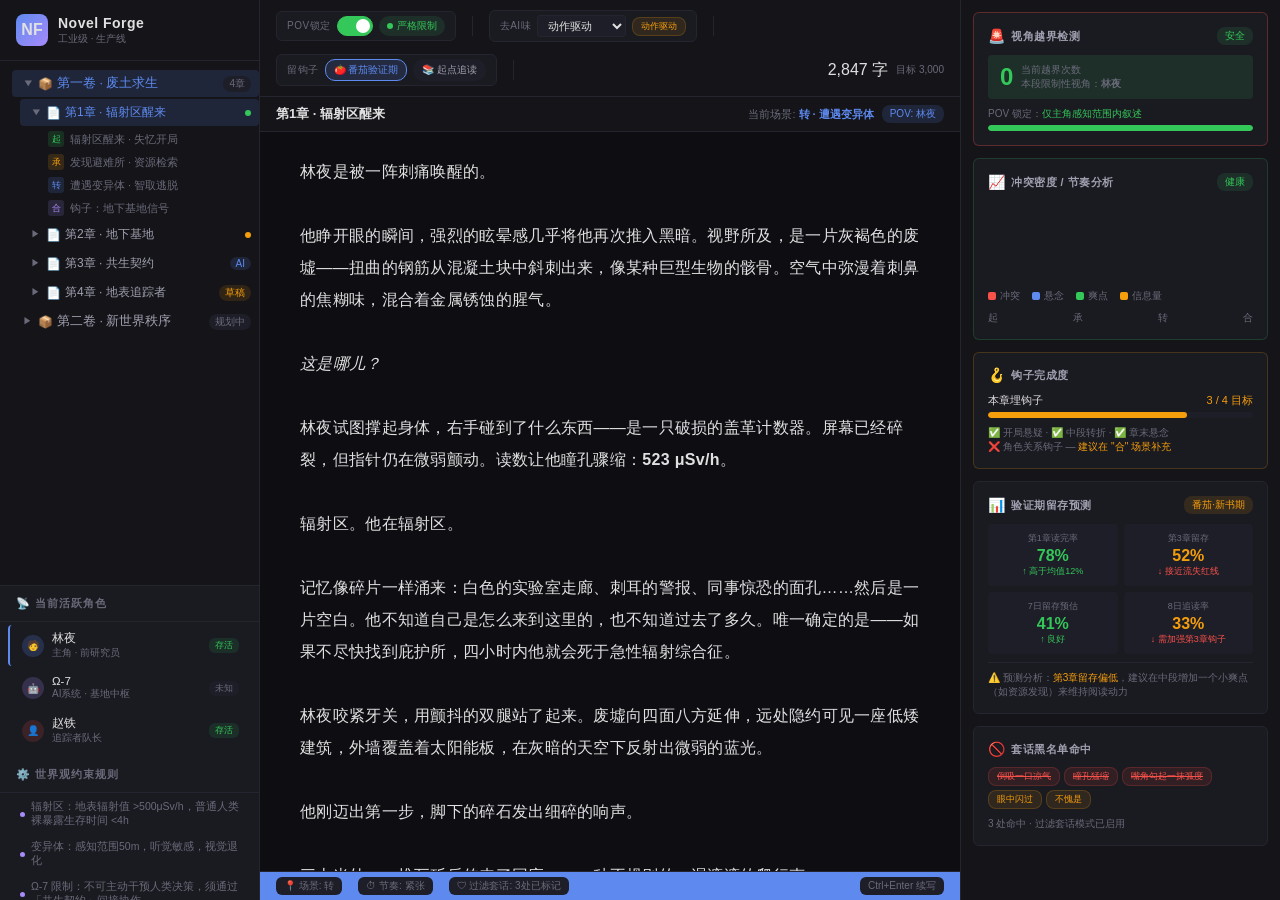
<file: workbench.html>
<!DOCTYPE html>
<html lang="zh-CN">
<head>
<meta charset="UTF-8">
<meta name="viewport" content="width=device-width, initial-scale=1.0">
<title>Novel Forge — 工业级AI网文生产线工作台</title>
<style>
:root {
  --bg-root: #0d0d12;
  --bg-panel: #141419;
  --bg-surface: #1a1a21;
  --bg-input: #1e1e28;
  --bg-hover: #22222e;
  --border: #252530;
  --border-active: #3a3a4a;
  --text-primary: #e0e0e0;
  --text-secondary: #a0a0b0;
  --text-muted: #6a6a7a;
  --accent: #5e8af0;
  --accent-glow: rgba(94,138,240,0.15);
  --green: #34c759;
  --green-glow: rgba(52,199,89,0.12);
  --orange: #f59e0b;
  --orange-glow: rgba(245,158,11,0.12);
  --red: #f85149;
  --red-glow: rgba(248,81,73,0.15);
  --purple: #a78bfa;
  --cyan: #22d3ee;
  --font-mono: 'SF Mono','JetBrains Mono','Fira Code',monospace;
  --font-sans: -apple-system,BlinkMacSystemFont,'SF Pro Text','PingFang SC','Microsoft YaHei',sans-serif;
  --radius: 6px;
  --transition: 0.2s cubic-bezier(0.4, 0, 0.2, 1);
}
*{margin:0;padding:0;box-sizing:border-box;}
body{
  font-family:var(--font-sans);
  background:var(--bg-root);
  color:var(--text-primary);
  height:100vh;overflow:hidden;
  -webkit-font-smoothing:antialiased;
}
.app{display:flex;height:100vh;}

/* ===== LEFT COLUMN ===== */
.panel-left{
  width:20%;min-width:260px;max-width:340px;
  background:var(--bg-panel);
  border-right:1px solid var(--border);
  display:flex;flex-direction:column;
  overflow:hidden;
}
.panel-left-header{
  padding:14px 16px;
  border-bottom:1px solid var(--border);
  display:flex;align-items:center;gap:10px;
  flex-shrink:0;
}
.brand-icon{
  width:32px;height:32px;
  background:linear-gradient(135deg,var(--accent),var(--purple));
  border-radius:8px;
  display:flex;align-items:center;justify-content:center;
  font-size:16px;font-weight:800;
}
.brand-text{font-weight:700;font-size:14px;letter-spacing:0.5px;}
.brand-sub{font-size:10px;color:var(--text-muted);margin-top:1px;}

/* Story Tree */
.tree-section{
  flex:1;overflow-y:auto;padding:8px 0;
}
.tree-section::-webkit-scrollbar{width:4px;}
.tree-section::-webkit-scrollbar-thumb{background:var(--border);border-radius:2px;}

.tree-node{padding-left:12px;user-select:none;}
.tree-row{
  display:flex;align-items:center;gap:4px;
  padding:5px 8px;margin:1px 0;border-radius:4px;
  cursor:pointer;transition:var(--transition);
  font-size:12.5px;color:var(--text-secondary);
}
.tree-row:hover{background:var(--bg-hover);}
.tree-row.active{background:var(--accent-glow);color:var(--accent);}
.tree-row .arrow{
  width:14px;font-size:9px;color:var(--text-muted);
  flex-shrink:0;text-align:center;transition:transform 0.15s;
}
.tree-row .arrow.expanded{transform:rotate(90deg);}
.tree-row .icon{font-size:12px;flex-shrink:0;}
.tree-row .label{flex:1;overflow:hidden;text-overflow:ellipsis;white-space:nowrap;}
.tree-row .badge{
  font-size:10px;padding:1px 6px;border-radius:8px;
  background:var(--bg-input);color:var(--text-muted);
  flex-shrink:0;
}
.tree-row .badge.ai{background:rgba(94,138,240,0.15);color:var(--accent);}
.tree-row .badge.wip{background:rgba(245,158,11,0.12);color:var(--orange);}
.tree-children{overflow:hidden;transition:max-height 0.25s ease;}
.tree-children.collapsed{max-height:0!important;}

/* Scene cards under chapters */
.scene-card{
  display:flex;align-items:center;gap:6px;
  padding:3px 8px 3px 28px;margin:1px 0;
  font-size:11px;color:var(--text-muted);
  cursor:pointer;border-radius:3px;
}
.scene-card:hover{background:var(--bg-hover);color:var(--text-secondary);}
.scene-card .sc-phase{
  width:16px;height:16px;border-radius:3px;
  display:flex;align-items:center;justify-content:center;
  font-size:9px;flex-shrink:0;
}
.sc-phase.qi{background:rgba(52,199,89,0.15);color:var(--green);}
.sc-phase.cheng{background:rgba(245,158,11,0.15);color:var(--orange);}
.sc-phase.zhuan{background:rgba(94,138,240,0.15);color:var(--accent);}
.sc-phase.he{background:rgba(167,139,250,0.15);color:var(--purple);}

/* Lore Monitor */
.lore-section{
  border-top:1px solid var(--border);
  background:var(--bg-surface);
  flex-shrink:0;
  max-height:35%;overflow-y:auto;
}
.lore-section::-webkit-scrollbar{width:4px;}
.lore-section::-webkit-scrollbar-thumb{background:var(--border);border-radius:2px;}
.lore-header{
  padding:10px 16px;font-size:11px;font-weight:600;
  color:var(--text-muted);text-transform:uppercase;
  letter-spacing:1px;display:flex;align-items:center;gap:6px;
  border-bottom:1px solid var(--border);position:sticky;top:0;
  background:var(--bg-surface);z-index:1;
}
.char-chip{
  display:flex;align-items:center;gap:8px;
  padding:6px 12px;margin:3px 8px;
  border-radius:4px;font-size:11px;
  cursor:pointer;transition:var(--transition);
  border-left:2px solid transparent;
}
.char-chip:hover{background:var(--bg-hover);}
.char-chip.active{border-left-color:var(--accent);}
.char-chip .avatar{
  width:22px;height:22px;border-radius:50%;
  display:flex;align-items:center;justify-content:center;
  font-size:10px;flex-shrink:0;
}
.char-chip .char-info{flex:1;min-width:0;}
.char-chip .char-name{font-size:11.5px;color:var(--text-primary);}
.char-chip .char-role{font-size:10px;color:var(--text-muted);}
.char-chip .char-status{
  font-size:9px;padding:1px 6px;border-radius:6px;
  flex-shrink:0;
}
.status-alive{background:rgba(52,199,89,0.12);color:var(--green);}
.status-injured{background:rgba(245,158,11,0.12);color:var(--orange);}
.status-dead{background:rgba(248,81,73,0.12);color:var(--red);}
.status-unknown{background:var(--bg-input);color:var(--text-muted);}

.rule-item{
  padding:5px 12px;margin:2px 8px;
  font-size:10.5px;color:var(--text-muted);
  border-radius:3px;display:flex;align-items:center;gap:6px;
}
.rule-item .rule-dot{
  width:5px;height:5px;border-radius:50%;
  background:var(--purple);flex-shrink:0;
}

/* ===== MIDDLE COLUMN ===== */
.panel-center{
  flex:1;display:flex;flex-direction:column;
  min-width:0;background:var(--bg-root);
}

/* Control Console */
.control-console{
  background:var(--bg-panel);
  border-bottom:1px solid var(--border);
  padding:10px 16px;display:flex;align-items:center;
  gap:12px;flex-wrap:wrap;flex-shrink:0;
}
.ctrl-group{
  display:flex;align-items:center;gap:6px;
  padding:4px 10px;background:var(--bg-surface);
  border-radius:var(--radius);border:1px solid var(--border);
}
.ctrl-label{
  font-size:10px;color:var(--text-muted);
  text-transform:uppercase;letter-spacing:0.5px;
  white-space:nowrap;
}
.ctrl-toggle{
  position:relative;width:36px;height:20px;
  background:var(--bg-input);border-radius:10px;
  cursor:pointer;transition:var(--transition);
  border:1px solid var(--border);flex-shrink:0;
}
.ctrl-toggle.on{background:var(--green);border-color:var(--green);}
.ctrl-toggle::after{
  content:'';position:absolute;top:2px;left:2px;
  width:14px;height:14px;background:#fff;
  border-radius:50%;transition:transform 0.2s ease;
}
.ctrl-toggle.on::after{transform:translateX(16px);}
.ctrl-toggle.warn{background:var(--orange);border-color:var(--orange);}
.ctrl-toggle.warn::after{transform:translateX(16px);}

.ctrl-select{
  padding:3px 6px;background:var(--bg-input);color:var(--text-primary);
  border:1px solid var(--border);border-radius:3px;
  font-size:10.5px;cursor:pointer;font-family:var(--font-sans);
  outline:none;
}
.ctrl-select:focus{border-color:var(--accent);}

.ctrl-indicator{
  display:flex;align-items:center;gap:4px;
  font-size:10px;padding:3px 8px;border-radius:10px;
}
.ctrl-indicator.active{background:var(--green-glow);color:var(--green);}
.ctrl-indicator.off{background:var(--bg-input);color:var(--text-muted);}
.ctrl-dot{width:6px;height:6px;border-radius:50%;}
.ctrl-indicator.active .ctrl-dot{background:var(--green);}
.ctrl-indicator.off .ctrl-dot{background:var(--text-muted);}

.ctrl-sep{width:1px;height:20px;background:var(--border);margin:0 4px;}

/* Editor Area */
.editor-wrap{
  flex:1;display:flex;flex-direction:column;overflow:hidden;
}
.editor-toolbar{
  display:flex;align-items:center;gap:8px;
  padding:8px 16px;background:var(--bg-panel);
  border-bottom:1px solid var(--border);
}
.editor-toolbar .ch-title{
  flex:1;font-size:13px;font-weight:600;
  color:var(--text-primary);
}
.editor-toolbar .ch-meta{
  font-size:11px;color:var(--text-muted);
  display:flex;align-items:center;gap:8px;
}
.editor-toolbar .wc{
  padding:2px 8px;background:var(--bg-input);
  border-radius:8px;font-size:10px;
}
.editor-body{
  flex:1;overflow-y:auto;padding:24px 40px;
  font-size:16px;line-height:2;color:var(--text-primary);
  letter-spacing:0.3px;background:var(--bg-root);
  outline:none;border:none;resize:none;
  font-family:var(--font-sans);
}
.editor-body::-webkit-scrollbar{width:6px;}
.editor-body::-webkit-scrollbar-thumb{background:var(--border);border-radius:3px;}
.editor-body:empty::before{
  content:'开始创作...\A\A 快捷键：Ctrl+Enter · AI 续写  |  Ctrl+/ · 召唤指令面板  |  选中文本 · 右键触发内联菜单';
  color:var(--text-muted);white-space:pre;pointer-events:none;
}
.editor-body:focus{outline:none;}

/* Inline context menu */
.inline-menu{
  position:absolute;display:none;
  background:var(--bg-surface);border:1px solid var(--border-active);
  border-radius:var(--radius);padding:4px;
  box-shadow:0 8px 24px rgba(0,0,0,0.4);
  z-index:100;min-width:180px;
}
.inline-menu.show{display:block;}
.inline-menu button{
  display:block;width:100%;text-align:left;
  padding:7px 12px;border:none;background:none;
  color:var(--text-secondary);font-size:12px;
  cursor:pointer;border-radius:3px;font-family:var(--font-sans);
}
.inline-menu button:hover{background:var(--bg-hover);color:var(--text-primary);}
.inline-menu button .shortcut{
  float:right;color:var(--text-muted);font-size:10px;
}

/* Bottom status bar */
.editor-status{
  display:flex;align-items:center;gap:16px;
  padding:5px 16px;background:var(--accent);
  border-top:1px solid var(--border);
  font-size:10px;color:var(--text-muted);
  flex-shrink:0;
}
.editor-status .st-item{padding:2px 8px;background:var(--bg-input);border-radius:6px;}

/* ===== RIGHT COLUMN ===== */
.panel-right{
  width:25%;min-width:280px;max-width:380px;
  background:var(--bg-panel);
  border-left:1px solid var(--border);
  display:flex;flex-direction:column;
  overflow-y:auto;padding:12px;
  gap:12px;
}
.panel-right::-webkit-scrollbar{width:4px;}
.panel-right::-webkit-scrollbar-thumb{background:var(--border);border-radius:2px;}

.metric-card{
  background:var(--bg-surface);
  border-radius:var(--radius);
  border:1px solid var(--border);
  padding:14px;
}
.metric-card.alert{border-color:rgba(248,81,73,0.3);}
.metric-card.warn{border-color:rgba(245,158,11,0.2);}
.metric-card.good{border-color:rgba(52,199,89,0.2);}

.metric-header{
  display:flex;align-items:center;gap:6px;
  margin-bottom:10px;
}
.metric-header .m-icon{font-size:14px;}
.metric-header .m-title{font-size:11px;font-weight:600;color:var(--text-secondary);text-transform:uppercase;letter-spacing:0.5px;}
.metric-header .m-status{
  margin-left:auto;font-size:10px;padding:2px 8px;border-radius:8px;
}

/* POV Alert */
.pov-indicator{
  display:flex;align-items:center;gap:8px;
  padding:8px 12px;border-radius:4px;
  margin-bottom:8px;
}
.pov-indicator.clean{background:var(--green-glow);}
.pov-indicator.violated{background:var(--red-glow);animation:pulse 2s infinite;}
@keyframes pulse{0%,100%{opacity:1;}50%{opacity:0.7;}}
.pov-count{font-size:24px;font-weight:700;}
.pov-count.clean{color:var(--green);}
.pov-count.violated{color:var(--red);}
.pov-detail{font-size:10px;color:var(--text-muted);}
.pov-detail .highlight{color:var(--red);font-weight:600;}

/* Rhythm chart */
.rhythm-chart{
  display:flex;align-items:flex-end;gap:3px;
  height:80px;padding:4px 0;
}
.rhythm-bar{
  flex:1;border-radius:2px 2px 0 0;
  transition:height 0.4s ease;
  min-width:6px;
}
.rhythm-legend{
  display:flex;gap:12px;margin-top:8px;
  font-size:10px;color:var(--text-muted);
}
.rhythm-legend span{display:flex;align-items:center;gap:4px;}
.rhythm-leg-dot{width:8px;height:8px;border-radius:2px;}

/* Retention forecast */
.retention-grid{
  display:grid;grid-template-columns:1fr 1fr;
  gap:6px;margin-top:4px;
}
.retention-cell{
  text-align:center;padding:8px 4px;
  background:var(--bg-input);border-radius:4px;
}
.retention-cell .r-day{font-size:9px;color:var(--text-muted);margin-bottom:2px;}
.retention-cell .r-pct{font-size:16px;font-weight:700;}
.retention-cell .r-delta{font-size:9px;}
.r-pct.good{color:var(--green);}
.r-pct.warn{color:var(--orange);}
.r-pct.bad{color:var(--red);}
.r-delta.up{color:var(--green);}
.r-delta.down{color:var(--red);}

/* Hook completion bar */
.hook-bar-wrap{
  background:var(--bg-input);height:6px;border-radius:3px;
  margin-top:4px;overflow:hidden;
}
.hook-bar-fill{
  height:100%;border-radius:3px;transition:width 0.6s ease;
}

/* Filter badge */
.filter-badge{
  display:inline-flex;align-items:center;gap:3px;
  font-size:9px;padding:2px 8px;border-radius:8px;
  background:rgba(245,158,11,0.1);color:var(--orange);
  border:1px solid rgba(245,158,11,0.2);
}
.filter-badge.blocked{
  background:rgba(248,81,73,0.1);color:var(--red);
  border-color:rgba(248,81,73,0.2);
  text-decoration:line-through;
}

/* AI injection preview */
.ai-inject-bar{
  padding:6px 12px;background:var(--accent-glow);
  border-left:3px solid var(--accent);
  font-size:11px;color:var(--text-secondary);
  margin-top:8px;border-radius:0 4px 4px 0;
  display:none;
}
.ai-inject-bar.show{display:block;}

/* Platform preset badges */
.platform-badge{
  display:inline-flex;align-items:center;gap:3px;
  padding:3px 8px;border-radius:10px;
  font-size:10px;background:var(--bg-input);
  color:var(--text-secondary);cursor:pointer;
  border:1px solid transparent;transition:var(--transition);
}
.platform-badge:hover{border-color:var(--border-active);}
.platform-badge.selected{background:var(--accent-glow);border-color:var(--accent);color:var(--accent);}

/* chapter status dot */
.ch-status{
  width:6px;height:6px;border-radius:50%;flex-shrink:0;
}
.ch-status.draft{background:var(--text-muted);}
.ch-status.writing{background:var(--orange);}
.ch-status.done{background:var(--green);}
.ch-status.locked{background:var(--accent);}

/* Responsive - stack on narrow */
@media(max-width:1100px){
  .panel-right{display:none;}
  .panel-left{width:240px;min-width:240px;}
}
@media(max-width:700px){
  .panel-left{display:none;}
  .control-console{flex-wrap:wrap;gap:6px;}
}
</style>
</head>
<body>
<div class="app">

<!-- ========== LEFT COLUMN ========== -->
<div class="panel-left">
  <div class="panel-left-header">
    <div class="brand-icon">NF</div>
    <div>
      <div class="brand-text">Novel Forge</div>
      <div class="brand-sub">工业级 · 生产线</div>
    </div>
  </div>

  <!-- Story Tree -->
  <div class="tree-section" id="story-tree">

    <!-- 第一卷 -->
    <div class="tree-node">
      <div class="tree-row active" onclick="toggleTreeNode(this,'vol1')">
        <span class="arrow expanded" id="arrow-vol1">▶</span>
        <span class="icon">📦</span>
        <span class="label">第一卷 · 废土求生</span>
        <span class="badge">4章</span>
      </div>
      <div class="tree-children" id="children-vol1" style="max-height:600px;">

        <!-- 第1章 -->
        <div class="tree-node" style="padding-left:8px;">
          <div class="tree-row active" onclick="toggleTreeNode(this,'ch1')" style="font-size:12px;">
            <span class="arrow expanded" id="arrow-ch1">▶</span>
            <span class="icon">📄</span>
            <span class="label">第1章 · 辐射区醒来</span>
            <span class="ch-status done"></span>
          </div>
          <div class="tree-children" id="children-ch1" style="max-height:300px;">
            <div class="scene-card" onclick="selectScene(this,'ch1-qi')">
              <span class="sc-phase qi">起</span>
              <span>辐射区醒来 · 失忆开局</span>
            </div>
            <div class="scene-card" onclick="selectScene(this,'ch1-cheng')">
              <span class="sc-phase cheng">承</span>
              <span>发现避难所 · 资源检索</span>
            </div>
            <div class="scene-card active" onclick="selectScene(this,'ch1-zhuan')">
              <span class="sc-phase zhuan">转</span>
              <span>遭遇变异体 · 智取逃脱</span>
            </div>
            <div class="scene-card" onclick="selectScene(this,'ch1-he')">
              <span class="sc-phase he">合</span>
              <span>钩子：地下基地信号</span>
            </div>
          </div>
        </div>

        <!-- 第2章 -->
        <div class="tree-node" style="padding-left:8px;">
          <div class="tree-row" onclick="toggleTreeNode(this,'ch2')" style="font-size:12px;">
            <span class="arrow" id="arrow-ch2">▶</span>
            <span class="icon">📄</span>
            <span class="label">第2章 · 地下基地</span>
            <span class="ch-status writing"></span>
          </div>
          <div class="tree-children collapsed" id="children-ch2" style="max-height:0px;">
            <div class="scene-card"><span class="sc-phase qi">起</span><span>基地入口 · 身份验证</span></div>
            <div class="scene-card"><span class="sc-phase cheng">承</span><span>AI系统的条件交换</span></div>
            <div class="scene-card"><span class="sc-phase zhuan">转</span><span>发现实验记录</span></div>
            <div class="scene-card"><span class="sc-phase he">合</span><span>钩子：外部追踪者</span></div>
          </div>
        </div>

        <!-- 第3-4章 collapsed -->
        <div class="tree-node" style="padding-left:8px;">
          <div class="tree-row" onclick="toggleTreeNode(this,'ch3')" style="font-size:12px;">
            <span class="arrow" id="arrow-ch3">▶</span>
            <span class="icon">📄</span>
            <span class="label">第3章 · 共生契约</span>
            <span class="badge ai">AI</span>
          </div>
          <div class="tree-children collapsed" id="children-ch3" style="max-height:0px;"></div>
        </div>
        <div class="tree-node" style="padding-left:8px;">
          <div class="tree-row" onclick="toggleTreeNode(this,'ch4')" style="font-size:12px;">
            <span class="arrow" id="arrow-ch4">▶</span>
            <span class="icon">📄</span>
            <span class="label">第4章 · 地表追踪者</span>
            <span class="badge wip">草稿</span>
          </div>
          <div class="tree-children collapsed" id="children-ch4" style="max-height:0px;"></div>
        </div>
      </div>
    </div>

    <!-- 第二卷 -->
    <div class="tree-node">
      <div class="tree-row" onclick="toggleTreeNode(this,'vol2')">
        <span class="arrow" id="arrow-vol2">▶</span>
        <span class="icon">📦</span>
        <span class="label">第二卷 · 新世界秩序</span>
        <span class="badge">规划中</span>
      </div>
      <div class="tree-children collapsed" id="children-vol2" style="max-height:0px;"></div>
    </div>
  </div>

  <!-- Lore Monitor -->
  <div class="lore-section">
    <div class="lore-header">📡 当前活跃角色</div>
    <div class="char-chip active">
      <div class="avatar" style="background:rgba(94,138,240,0.2);">🧑</div>
      <div class="char-info">
        <div class="char-name">林夜</div>
        <div class="char-role">主角 · 前研究员</div>
      </div>
      <span class="char-status status-alive">存活</span>
    </div>
    <div class="char-chip">
      <div class="avatar" style="background:rgba(167,139,250,0.2);">🤖</div>
      <div class="char-info">
        <div class="char-name">Ω-7</div>
        <div class="char-role">AI系统 · 基地中枢</div>
      </div>
      <span class="char-status status-unknown">未知</span>
    </div>
    <div class="char-chip">
      <div class="avatar" style="background:rgba(248,81,73,0.15);">👤</div>
      <div class="char-info">
        <div class="char-name">赵铁</div>
        <div class="char-role">追踪者队长</div>
      </div>
      <span class="char-status status-alive">存活</span>
    </div>

    <div class="lore-header" style="margin-top:6px;">⚙️ 世界观约束规则</div>
    <div class="rule-item"><span class="rule-dot"></span>辐射区：地表辐射值 >500μSv/h，普通人类裸暴露生存时间 <4h</div>
    <div class="rule-item"><span class="rule-dot"></span>变异体：感知范围50m，听觉敏感，视觉退化</div>
    <div class="rule-item"><span class="rule-dot"></span>Ω-7 限制：不可主动干预人类决策，须通过「共生契约」间接协作</div>
    <div class="rule-item"><span class="rule-dot"></span>资源法则：每单位净水 = 3日生存筹码</div>
  </div>
</div>

<!-- ========== MIDDLE COLUMN ========== -->
<div class="panel-center">

  <!-- Control Console -->
  <div class="control-console">
    <!-- POV Lock -->
    <div class="ctrl-group">
      <span class="ctrl-label">POV锁定</span>
      <div class="ctrl-toggle on" id="pov-toggle" onclick="togglePOV()" title="严格限制性视角：锁定主角感知范围"></div>
      <span class="ctrl-indicator active" id="pov-indicator">
        <span class="ctrl-dot"></span>严格限制
      </span>
    </div>

    <span class="ctrl-sep"></span>

    <!-- De-AI Filter -->
    <div class="ctrl-group">
      <span class="ctrl-label">去AI味</span>
      <select class="ctrl-select" id="deai-filter" onchange="applyDeaiFilter(this.value)">
        <option value="off">关闭</option>
        <option value="action" selected>动作驱动</option>
        <option value="nocl">过滤套话</option>
        <option value="baihua">大白话转换</option>
      </select>
      <span class="filter-badge" id="deai-badge">动作驱动</span>
    </div>

    <span class="ctrl-sep"></span>

    <!-- Hook Engine -->
    <div class="ctrl-group">
      <span class="ctrl-label">留钩子</span>
      <span class="platform-badge selected" onclick="selectPlatform(this,'fanqie')" style="cursor:pointer;">🍅 番茄验证期</span>
      <span class="platform-badge" onclick="selectPlatform(this,'qidian')" style="cursor:pointer;">📚 起点追读</span>
    </div>

    <span class="ctrl-sep"></span>

    <!-- Word count + chapter info -->
    <div style="margin-left:auto;display:flex;align-items:center;gap:8px;">
      <span class="wc">2,847 字</span>
      <span style="font-size:10px;color:var(--text-muted);">目标 3,000</span>
    </div>
  </div>

  <!-- Editor -->
  <div class="editor-wrap">
    <div class="editor-toolbar">
      <span class="ch-title">第1章 · 辐射区醒来</span>
      <span class="ch-meta">
        <span>当前场景: <b style="color:var(--accent);">转 · 遭遇变异体</b></span>
        <span class="wc" style="background:var(--accent-glow);color:var(--accent);">POV: 林夜</span>
      </span>
    </div>

    <div class="editor-body" id="editor" contenteditable="true">
      林夜是被一阵刺痛唤醒的。
      <br><br>
      他睁开眼的瞬间，强烈的眩晕感几乎将他再次推入黑暗。视野所及，是一片灰褐色的废墟——扭曲的钢筋从混凝土块中斜刺出来，像某种巨型生物的骸骨。空气中弥漫着刺鼻的焦糊味，混合着金属锈蚀的腥气。
      <br><br>
      <em>这是哪儿？</em>
      <br><br>
      林夜试图撑起身体，右手碰到了什么东西——是一只破损的盖革计数器。屏幕已经碎裂，但指针仍在微弱颤动。读数让他瞳孔骤缩：<strong>523 μSv/h</strong>。
      <br><br>
      辐射区。他在辐射区。
      <br><br>
      记忆像碎片一样涌来：白色的实验室走廊、刺耳的警报、同事惊恐的面孔……然后是一片空白。他不知道自己是怎么来到这里的，也不知道过去了多久。唯一确定的是——如果不尽快找到庇护所，四小时内他就会死于急性辐射综合征。
      <br><br>
      林夜咬紧牙关，用颤抖的双腿站了起来。废墟向四面八方延伸，远处隐约可见一座低矮建筑，外墙覆盖着太阳能板，在灰暗的天空下反射出微弱的蓝光。
      <br><br>
      他刚迈出第一步，脚下的碎石发出细碎的响声。
      <br><br>
      三十米外，一堆瓦砾后传来了回应——一种不规则的、湿漉漉的爬行声。
      <br><br>
      林夜的血液凝固了。那个声音他不陌生：<strong>变异体</strong>。他在实验室的监控录像中见过它们。曾经是人类，如今是辐射塑造的捕食者。它们的视力退化，但听觉几乎可以捕捉到心跳。
      <br><br>
      爬行声停止了。取而代之的，是一阵缓慢的、试探性的嗅探。
      <br><br>
      它在定位。
    </div>

    <!-- Inline context menu -->
    <div class="inline-menu" id="inline-menu">
      <button onclick="inlineAction('expand')">📝 扩写动作细节 <span class="shortcut">Ctrl+E</span></button>
      <button onclick="inlineAction('gap')">🔍 注入认知差/信息差 <span class="shortcut">Ctrl+G</span></button>
      <button onclick="inlineAction('sensory')">👁 强化感官描写 <span class="shortcut">Ctrl+S</span></button>
      <button onclick="inlineAction('hook')">🪝 此处埋钩子 <span class="shortcut">Ctrl+H</span></button>
      <button onclick="inlineAction('deai')">🛡 去AI味重写 <span class="shortcut">Ctrl+D</span></button>
    </div>

    <!-- AI injection preview -->
    <div class="ai-inject-bar" id="ai-inject-bar">
      🤖 AI 续写建议：<span id="ai-inject-text">从变异体的视角描述它如何通过气味和声音追踪主角，增强压迫感…</span>
      <button style="margin-left:8px;padding:2px 8px;font-size:10px;background:var(--accent);border:none;color:#fff;border-radius:3px;cursor:pointer;" onclick="acceptInject()">应用</button>
      <button style="padding:2px 8px;font-size:10px;background:none;border:1px solid var(--border);color:var(--text-muted);border-radius:3px;cursor:pointer;" onclick="dismissInject()">忽略</button>
    </div>

    <div class="editor-status">
      <span class="st-item">📍 场景: 转</span>
      <span class="st-item">⏱ 节奏: 紧张</span>
      <span class="st-item" id="deai-count">🛡 过滤套话: 3处已标记</span>
      <span class="st-item" style="margin-left:auto;">Ctrl+Enter 续写</span>
    </div>
  </div>
</div>

<!-- ========== RIGHT COLUMN ========== -->
<div class="panel-right">

  <!-- POV Violation Alert -->
  <div class="metric-card alert" id="pov-alert-card">
    <div class="metric-header">
      <span class="m-icon">🚨</span>
      <span class="m-title">视角越界检测</span>
      <span class="m-status" id="pov-alert-status" style="background:var(--green-glow);color:var(--green);">安全</span>
    </div>
    <div class="pov-indicator clean" id="pov-indicator-box">
      <div class="pov-count clean" id="pov-violation-count">0</div>
      <div class="pov-detail">
        当前越界次数<br>
        本段限制性视角：<b>林夜</b>
      </div>
    </div>
    <div style="font-size:10px;color:var(--text-muted);margin-top:4px;">
      POV 锁定：<span style="color:var(--green);">仅主角感知范围内叙述</span>
    </div>
    <div class="hook-bar-wrap"><div class="hook-bar-fill" style="width:100%;background:var(--green);"></div></div>
  </div>

  <!-- Conflict Density & Rhythm -->
  <div class="metric-card good">
    <div class="metric-header">
      <span class="m-icon">📈</span>
      <span class="m-title">冲突密度 / 节奏分析</span>
      <span class="m-status" style="background:var(--green-glow);color:var(--green);">健康</span>
    </div>
    <div class="rhythm-chart" id="rhythm-chart">
      <!-- Generated by JS -->
    </div>
    <div class="rhythm-legend">
      <span><span class="rhythm-leg-dot" style="background:var(--red);"></span>冲突</span>
      <span><span class="rhythm-leg-dot" style="background:var(--accent);"></span>悬念</span>
      <span><span class="rhythm-leg-dot" style="background:var(--green);"></span>爽点</span>
      <span><span class="rhythm-leg-dot" style="background:var(--orange);"></span>信息量</span>
    </div>
    <div style="display:flex;justify-content:space-between;margin-top:8px;font-size:10px;color:var(--text-muted);">
      <span>起</span><span>承</span><span>转</span><span>合</span>
    </div>
  </div>

  <!-- Hook Completion -->
  <div class="metric-card warn">
    <div class="metric-header">
      <span class="m-icon">🪝</span>
      <span class="m-title">钩子完成度</span>
    </div>
    <div style="margin-bottom:8px;">
      <div style="display:flex;justify-content:space-between;font-size:11px;margin-bottom:4px;">
        <span>本章埋钩子</span><span style="color:var(--orange);">3 / 4 目标</span>
      </div>
      <div class="hook-bar-wrap"><div class="hook-bar-fill" style="width:75%;background:var(--orange);"></div></div>
    </div>
    <div style="font-size:10px;color:var(--text-muted);">
      ✅ 开局悬疑 · ✅ 中段转折 · ✅ 章末悬念<br>
      ❌ 角色关系钩子 — <span style="color:var(--orange);">建议在 "合" 场景补充</span>
    </div>
  </div>

  <!-- Platform Validation Simulator -->
  <div class="metric-card">
    <div class="metric-header">
      <span class="m-icon">📊</span>
      <span class="m-title">验证期留存预测</span>
      <span class="m-status" style="background:var(--orange-glow);color:var(--orange);">番茄·新书期</span>
    </div>
    <div class="retention-grid">
      <div class="retention-cell">
        <div class="r-day">第1章读完率</div>
        <div class="r-pct good">78%</div>
        <div class="r-delta up">↑ 高于均值12%</div>
      </div>
      <div class="retention-cell">
        <div class="r-day">第3章留存</div>
        <div class="r-pct warn">52%</div>
        <div class="r-delta down">↓ 接近流失红线</div>
      </div>
      <div class="retention-cell">
        <div class="r-day">7日留存预估</div>
        <div class="r-pct good">41%</div>
        <div class="r-delta up">↑ 良好</div>
      </div>
      <div class="retention-cell">
        <div class="r-day">8日追读率</div>
        <div class="r-pct warn">33%</div>
        <div class="r-delta down">↓ 需加强第3章钩子</div>
      </div>
    </div>
    <div style="margin-top:8px;font-size:10px;color:var(--text-muted);border-top:1px solid var(--border);padding-top:8px;">
      ⚠️ 预测分析：<span style="color:var(--orange);">第3章留存偏低</span>，建议在中段增加一个小爽点（如资源发现）来维持阅读动力
    </div>
  </div>

  <!-- Cliché Blacklist -->
  <div class="metric-card">
    <div class="metric-header">
      <span class="m-icon">🚫</span>
      <span class="m-title">套话黑名单命中</span>
    </div>
    <div style="display:flex;flex-wrap:wrap;gap:4px;">
      <span class="filter-badge blocked">倒吸一口凉气</span>
      <span class="filter-badge blocked">瞳孔猛缩</span>
      <span class="filter-badge blocked">嘴角勾起一抹弧度</span>
      <span class="filter-badge">眼中闪过</span>
      <span class="filter-badge">不愧是</span>
    </div>
    <div style="font-size:10px;color:var(--text-muted);margin-top:8px;">
      3 处命中 · 过滤套话模式已启用
    </div>
  </div>

</div>
</div>

<!-- Context Menu -->
<div class="inline-menu" id="context-menu"></div>

<script>
// ===== POV Toggle =====
function togglePOV() {
  const toggle = document.getElementById('pov-toggle');
  const indicator = document.getElementById('pov-indicator');
  const alertCard = document.getElementById('pov-alert-card');
  const povBox = document.getElementById('pov-indicator-box');
  const povCount = document.getElementById('pov-violation-count');
  const povStatus = document.getElementById('pov-alert-status');

  toggle.classList.toggle('on');

  if (toggle.classList.contains('on')) {
    indicator.className = 'ctrl-indicator active';
    indicator.innerHTML = '<span class="ctrl-dot"></span>严格限制';
    povBox.className = 'pov-indicator clean';
    povCount.className = 'pov-count clean';
    povCount.textContent = '0';
    povStatus.style.background = 'var(--green-glow)';
    povStatus.style.color = 'var(--green)';
    povStatus.textContent = '安全';
    alertCard.className = 'metric-card';
    showToast('✅ POV 锁定已启用 — 仅主角感知范围内叙述');
  } else {
    indicator.className = 'ctrl-indicator off';
    indicator.innerHTML = '<span class="ctrl-dot"></span>已关闭';
    povBox.className = 'pov-indicator violated';
    povCount.className = 'pov-count violated';
    povCount.textContent = '3';
    povStatus.style.background = 'var(--red-glow)';
    povStatus.style.color = 'var(--red)';
    povStatus.textContent = '越界警告';
    alertCard.className = 'metric-card alert';
    showToast('⚠️ POV 锁定已关闭 — 检测到 3 处上帝视角越界');
  }
}

// ===== De-AI Filter =====
function applyDeaiFilter(value) {
  const badge = document.getElementById('deai-badge');
  const countEl = document.getElementById('deai-count');
  const labels = {
    off: '关闭',
    action: '动作驱动',
    nocl: '过滤套话',
    baihua: '大白话'
  };
  badge.textContent = labels[value] || value;

  switch(value) {
    case 'action':
      badge.className = 'filter-badge';
      countEl.textContent = '🛡 动作驱动：剔除静态描述 2处';
      showToast('🛡 动作驱动模式 — 保留动作/对话，减少静态心理描写');
      break;
    case 'nocl':
      badge.className = 'filter-badge';
      countEl.textContent = '🛡 过滤套话: 5处已标记';
      showToast('🚫 套话过滤启用 — "倒吸一口凉气""瞳孔猛缩" 等将被标记');
      break;
    case 'baihua':
      badge.className = 'filter-badge';
      countEl.textContent = '🛡 大白话转换: 全文优化中';
      showToast('📝 大白话模式 — 将书面语转换为口语化表达');
      break;
    default:
      badge.className = 'filter-badge blocked';
      countEl.textContent = '🛡 过滤: 已关闭';
      showToast('去AI味滤镜已关闭');
  }
}

// ===== Platform Preset =====
function selectPlatform(el, platform) {
  el.parentElement.querySelectorAll('.platform-badge').forEach(b => b.classList.remove('selected'));
  el.classList.add('selected');
  const name = platform === 'fanqie' ? '番茄验证期优化' : '起点追读优化';
  showToast('📱 钩子策略切换：' + name);
}

// ===== Tree Node Toggle =====
function toggleTreeNode(row, nodeId) {
  const arrow = document.getElementById('arrow-' + nodeId);
  const children = document.getElementById('children-' + nodeId);
  if (!children) return;

  const isCollapsed = children.classList.contains('collapsed');
  if (isCollapsed) {
    children.classList.remove('collapsed');
    children.style.maxHeight = children.scrollHeight + 'px';
    arrow.classList.add('expanded');
  } else {
    children.style.maxHeight = children.scrollHeight + 'px';
    requestAnimationFrame(() => {
      children.classList.add('collapsed');
      children.style.maxHeight = '0px';
    });
    arrow.classList.remove('expanded');
  }
}

// ===== Scene Selection =====
function selectScene(el, sceneId) {
  document.querySelectorAll('.scene-card').forEach(s => s.classList.remove('active'));
  el.classList.add('active');
  document.querySelector('.ch-title').textContent =
    '第1章 · 辐射区醒来 — ' + el.textContent.trim();
  document.querySelector('.ch-meta b').textContent = el.querySelector('.sc-phase').textContent + ' · ' +
    el.querySelector('span:last-child').textContent;
  showToast('📍 切换到场景: ' + el.textContent.trim());
}

// ===== Inline Context Menu =====
const editor = document.getElementById('editor');
const inlineMenu = document.getElementById('inline-menu');

editor.addEventListener('contextmenu', function(e) {
  e.preventDefault();
  const sel = window.getSelection();
  if (sel.toString().trim().length > 0) {
    inlineMenu.style.left = e.pageX + 'px';
    inlineMenu.style.top = e.pageY + 'px';
    inlineMenu.classList.add('show');
  }
});

document.addEventListener('click', function(e) {
  if (!inlineMenu.contains(e.target)) {
    inlineMenu.classList.remove('show');
  }
});

// ===== Inline Actions =====
function inlineAction(type) {
  inlineMenu.classList.remove('show');
  const bar = document.getElementById('ai-inject-bar');
  const text = document.getElementById('ai-inject-text');

  const actions = {
    expand: '以慢镜头方式分解主角的每一个微动作：肌肉的紧绷程度、呼吸节奏的变化、视线焦点的移动轨迹，增加200字左右的细节描写…',
    gap: '在此处插入一段信息不对称：主角注意到一个细节（地上有新鲜脚印），但追踪者尚未察觉主角的位置。用环境细节暗示双方的信息差…',
    sensory: '强化当前的感官层次：加入皮肤对辐射热的刺痛感、空气中金属粉尘的颗粒触感、远处变异体爬行时地面传来的微弱震动…',
    hook: '在段尾埋设一个即时钩子：主角发现盖革计数器的读数突然跳升到一个荒谬的数值，暗示附近存在某种比辐射更危险的东西…',
    deai: '用更口语化、更紧迫的短句重写本段。减少比喻和修饰词，增加主角的直觉判断和本能反应。去掉"像""仿佛""似乎"等模糊词…'
  };

  text.textContent = actions[type] || actions.expand;
  bar.classList.add('show');
  bar.scrollIntoView({behavior:'smooth',block:'nearest'});
}

function acceptInject() {
  const bar = document.getElementById('ai-inject-bar');
  bar.classList.remove('show');
  showToast('✅ AI 建议已应用');
}

function dismissInject() {
  const bar = document.getElementById('ai-inject-bar');
  bar.classList.remove('show');
}

// ===== Rhythm Chart =====
function buildRhythmChart() {
  const container = document.getElementById('rhythm-chart');
  // Simulated data for 起/承/转/合 × 4 metrics
  const data = [
    {conflict:25,suspense:40,pleasure:10,info:60},  // 起
    {conflict:35,suspense:55,pleasure:15,info:45},  // 承
    {conflict:80,suspense:70,pleasure:40,info:50},  // 转 (current)
    {conflict:50,suspense:85,pleasure:60,info:35},  // 合 (predicted)
  ];
  const colors = ['var(--red)','var(--accent)','var(--green)','var(--orange)'];

  data.forEach(point => {
    const group = document.createElement('div');
    group.style.cssText = 'display:flex;gap:2px;align-items:flex-end;flex:1;';

    [point.conflict, point.suspense, point.pleasure, point.info].forEach((val, i) => {
      const bar = document.createElement('div');
      bar.className = 'rhythm-bar';
      bar.style.height = val + '%';
      bar.style.background = colors[i];
      bar.style.opacity = '0.85';
      group.appendChild(bar);
    });
    container.appendChild(group);
  });
}
buildRhythmChart();

// ===== Toast =====
function showToast(msg) {
  let container = document.querySelector('.toast-container');
  if (!container) {
    container = document.createElement('div');
    container.className = 'toast-container';
    container.style.cssText = 'position:fixed;bottom:20px;left:50%;transform:translateX(-50%);z-index:9999;display:flex;flex-direction:column;gap:6px;pointer-events:none;';
    document.body.appendChild(container);
  }
  const toast = document.createElement('div');
  toast.style.cssText = 'padding:8px 18px;background:var(--bg-surface);border:1px solid var(--border-active);border-radius:8px;font-size:12px;color:var(--text-primary);box-shadow:0 4px 16px rgba(0,0,0,0.4);animation:slideUp 0.3s ease;pointer-events:auto;white-space:nowrap;';
  toast.textContent = msg;
  container.appendChild(toast);
  setTimeout(() => {
    toast.style.opacity = '0';
    toast.style.transition = 'opacity 0.3s';
    setTimeout(() => toast.remove(), 300);
  }, 2500);
}

// Add slideUp animation
const styleSheet = document.createElement('style');
styleSheet.textContent = '@keyframes slideUp{from{opacity:0;transform:translateY(10px);}to{opacity:1;transform:translateY(0);}}';
document.head.appendChild(styleSheet);

// ===== Keyboard Shortcuts =====
document.addEventListener('keydown', function(e) {
  if (e.ctrlKey && e.key === 'Enter') {
    e.preventDefault();
    const bar = document.getElementById('ai-inject-bar');
    const text = document.getElementById('ai-inject-text');
    text.textContent = '基于当前场景张力和角色状态，AI 将在主角逃离变异体后引入一个新的信息点：废墟深处传来的规律性敲击声——可能是其他幸存者的求救信号，也可能是变异体的诱捕策略…';
    bar.classList.add('show');
    bar.scrollIntoView({behavior:'smooth',block:'nearest'});
    showToast('🤖 AI 续写已触发');
  }
  if (e.ctrlKey && e.key === '`') {
    e.preventDefault();
    document.getElementById('pov-toggle').click();
  }
  if (e.ctrlKey && e.key === '/') {
    e.preventDefault();
    showToast('💡 指令面板：续写 / 扩写 / 润色 / 去AI味 / 埋钩子 / 视角检查');
  }
});

// Simulate POV violation on toggle off
let violationTimer = null;
function simulateViolation() {
  // Only active when POV is off
}
</script>
</body>
</html>
</file>
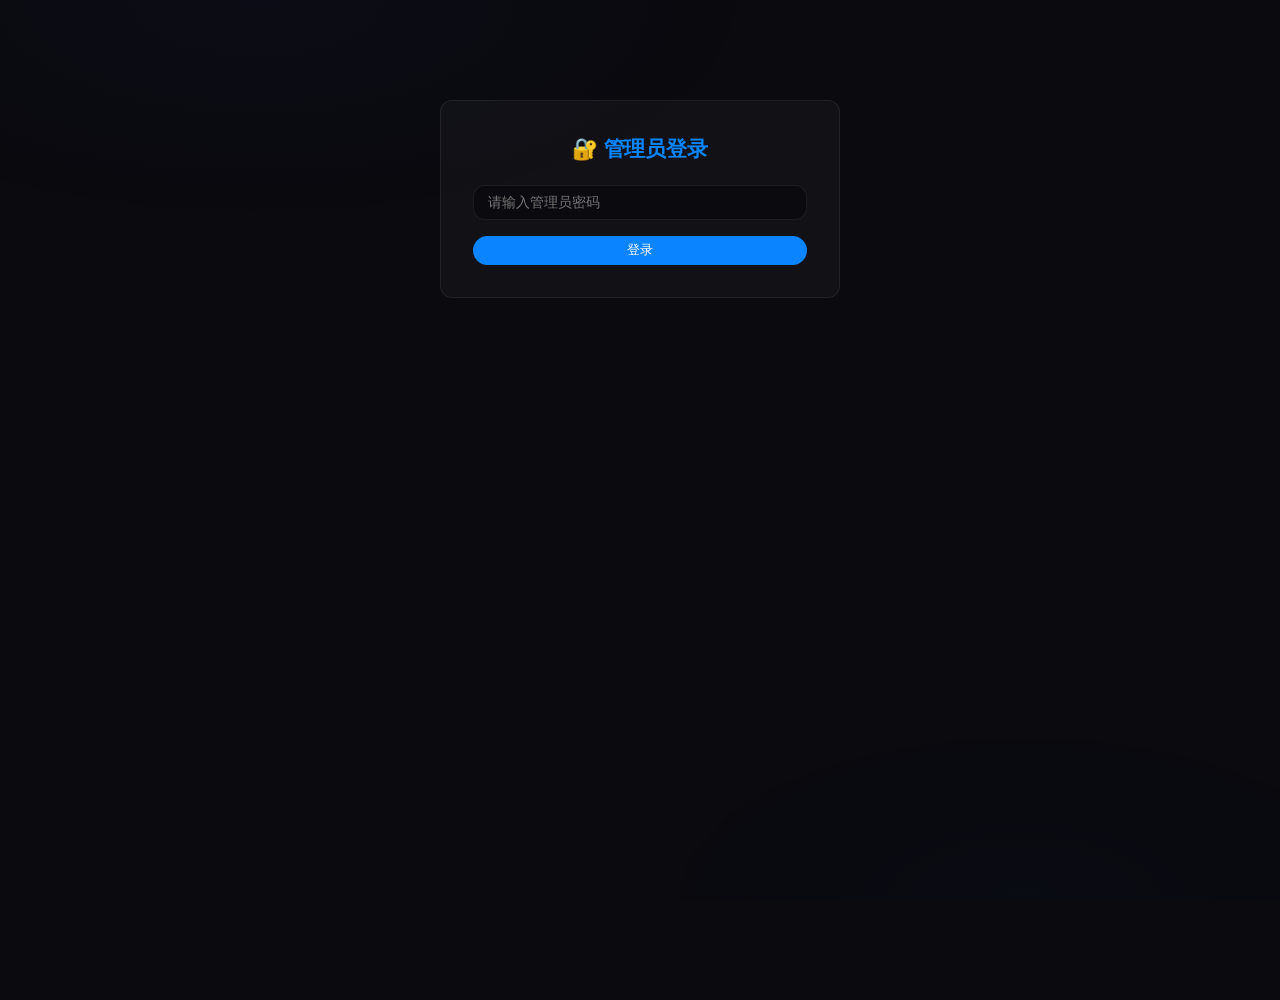
<file: static/admin.html>
<!DOCTYPE html>
<html lang="zh-CN">
<head>
    <meta charset="UTF-8">
    <meta name="viewport" content="width=device-width, initial-scale=1.0, viewport-fit=cover">
    <title>Novel Studio - 管理后台</title>
    <meta name="theme-color" content="#0a0a0f">
    <meta name="apple-mobile-web-app-capable" content="yes">
    <meta name="apple-mobile-web-app-status-bar-style" content="black-translucent">
    <meta name="apple-mobile-web-app-title" content="Novel Studio">
    <link rel="manifest" href="/manifest.json">
    <link rel="stylesheet" href="/static/css/style.css">
    <style>
        .admin-container { max-width:1100px; margin:0 auto; padding:28px; }
        .admin-header { display:flex; align-items:center; justify-content:space-between; margin-bottom:20px; flex-wrap:wrap;gap:12px; }
        .admin-header h1 { font-size:22px; color:var(--accent); margin:0; }
        .admin-login { max-width:400px; margin:100px auto; text-align:center; }
        .admin-tabs { display:flex;gap:4px;margin-bottom:20px;border-bottom:1px solid var(--border);padding-bottom:0; }
        .admin-tab { padding:8px 16px;border:none;background:none;color:var(--text-secondary);font-size:13px;cursor:pointer;border-bottom:2px solid transparent;margin-bottom:-1px;transition:all 0.15s; }
        .admin-tab:hover { color:var(--text-primary); }
        .admin-tab.active { color:var(--accent);border-bottom-color:var(--accent);font-weight:600; }
        .admin-panel { display:none; }
        .admin-panel.active { display:block; }
        .admin-table { width:100%; border-collapse:collapse; font-size:12.5px; }
        .admin-table th, .admin-table td { padding:10px 12px; text-align:left; border-bottom:1px solid var(--border); }
        .admin-table th { color:var(--text-muted); font-weight:600; font-size:11px; text-transform:uppercase; }
        .admin-table tr:hover { background:var(--bg-hover); }
        .badge { padding:2px 8px; border-radius:10px; font-size:10px; font-weight:600; }
        .badge-active { background:rgba(63,185,80,0.2); color:var(--green); }
        .badge-pending { background:rgba(210,153,34,0.2); color:var(--yellow); }
        .badge-expired,.badge-cancelled { background:rgba(248,81,73,0.2); color:#f85149; }
        .badge-revoked,.badge-refunded { background:rgba(139,148,158,0.2); color:var(--text-muted); }
        .form-card { padding:16px; background:var(--bg-surface2); border-radius:8px; border:1px solid var(--border); margin-bottom:16px; }
        .form-card label { font-size:11px;font-weight:600;color:var(--text-secondary);margin-bottom:4px;display:block; }
        .form-card input, .form-card select, .form-card textarea { width:100%; padding:8px 10px; background:var(--bg-input); border:1px solid var(--border); border-radius:5px; color:var(--text-primary); font-size:12px; font-family:inherit; }
        .form-card textarea { resize:vertical; min-height:60px; }
        .form-row { display:flex;gap:12px;align-items:flex-end;flex-wrap:wrap; }
        .form-row > div { flex:1;min-width:120px; }
        .stat-grid { display:grid; grid-template-columns:repeat(auto-fill,minmax(160px,1fr)); gap:12px; margin-bottom:20px; }
        .stat-card { background:var(--bg-surface2);border:1px solid var(--border);border-radius:8px;padding:16px; }
        .stat-card .stat-value { font-size:24px;font-weight:700; }
        .stat-card .stat-label { font-size:11px;color:var(--text-muted);margin-top:4px; }
        .stat-card.green .stat-value { color:var(--green); }
        .stat-card.yellow .stat-value { color:var(--yellow); }
        .stat-card.accent .stat-value { color:var(--accent); }
        .qr-preview { max-width:200px;max-height:200px;border:1px solid var(--border);border-radius:6px;margin-top:8px;display:none; }
        .config-hint { font-size:10px;color:var(--text-muted);margin-top:4px; }
        .section-title { font-size:15px;font-weight:600;margin-bottom:12px;color:var(--text-primary);display:flex;align-items:center;gap:8px; }
    </style>
</head>
<body style="min-height:100vh;">
<div class="admin-container" id="admin-main" style="display:none;">
    <div class="admin-header">
        <h1>⚙️ 管理后台</h1>
        <button class="btn btn-ghost btn-sm" onclick="location.reload()">🔄 刷新</button>
    </div>

    <!-- Tab 导航 -->
    <div class="admin-tabs">
        <button class="admin-tab active" onclick="switchAdminTab('balances')">💎 用户余额</button>
        <button class="admin-tab" onclick="switchAdminTab('finance')">💰 资金管理</button>
        <button class="admin-tab" onclick="switchAdminTab('payment')">💳 收款配置</button>
        <button class="admin-tab" onclick="switchAdminTab('contact')">📞 联系方式</button>
        <button class="admin-tab" onclick="switchAdminTab('customers')">👥 客户管理</button>
        <button class="admin-tab" onclick="switchAdminTab('accounts')">💹 资金流水</button>
        <button class="admin-tab" onclick="switchAdminTab('license')">🎫 许可证管理</button>
    </div>

    <!-- ===== 用户余额 ===== -->
    <div class="admin-panel active" id="panel-balances">
        <div class="section-title">💎 用户余额管理</div>
        <div style="overflow-x:auto;">
            <table class="admin-table">
                <thead><tr><th>用户ID</th><th>余额</th><th>累计充值</th><th>累计消费</th><th>交易次数</th><th>免费额度</th><th>操作</th></tr></thead>
                <tbody id="balance-table-body"><tr><td colspan="7" style="text-align:center;color:var(--text-muted);padding:20px;">加载中...</td></tr></tbody>
            </table>
        </div>
    </div>

    <!-- ===== 许可证管理 ===== -->
    <div class="admin-panel" id="panel-license">
        <div class="form-card">
            <div class="form-row">
                <div>
                    <label>套餐类型</label>
                    <select id="gen-tier">
                        <option value="day">日卡 ¥9.9</option>
                        <option value="week">周卡 ¥29.9</option>
                        <option value="month" selected>月卡 ¥49.9</option>
                        <option value="year">年卡 ¥299</option>
                    </select>
                </div>
                <div><label>数量</label><input type="number" id="gen-count" value="1" min="1" max="50"></div>
                <div><label>客户邮箱</label><input type="email" id="gen-email" placeholder="optional"></div>
                <div><label>客户姓名</label><input type="text" id="gen-name" placeholder="optional"></div>
                <div><button class="btn btn-primary" onclick="generateKeys()">🎫 生成密钥</button></div>
            </div>
        </div>

        <div id="generated-keys" style="display:none;margin-bottom:16px;padding:12px;background:var(--bg-surface2);border:1px solid var(--green);border-radius:8px;"></div>

        <div class="section-title">📋 许可证列表</div>
        <div style="overflow-x:auto;">
            <table class="admin-table">
                <thead><tr><th>密钥</th><th>套餐</th><th>状态</th><th>客户</th><th>激活时间</th><th>到期时间</th><th>操作</th></tr></thead>
                <tbody id="license-table-body"><tr><td colspan="7" style="text-align:center;color:var(--text-muted);padding:20px;">加载中...</td></tr></tbody>
            </table>
        </div>
    </div>

    <!-- ===== 资金管理 ===== -->
    <div class="admin-panel" id="panel-finance">
        <div class="stat-grid" id="finance-stats"></div>

        <div class="section-title">📋 购买订单</div>
        <div style="display:flex;gap:8px;margin-bottom:12px;">
            <button class="btn btn-sm" onclick="loadPurchases('')" id="filter-all">全部</button>
            <button class="btn btn-sm" onclick="loadPurchases('paid')" id="filter-paid">已支付</button>
            <button class="btn btn-sm" onclick="loadPurchases('pending')" id="filter-pending">待支付</button>
            <button class="btn btn-sm" onclick="loadPurchases('refunded')" id="filter-refunded">已退款</button>
        </div>
        <div style="overflow-x:auto;">
            <table class="admin-table">
                <thead><tr><th>订单ID</th><th>套餐</th><th>金额</th><th>状态</th><th>客户</th><th>许可证</th><th>创建时间</th><th>操作</th></tr></thead>
                <tbody id="purchase-table-body"></tbody>
            </table>
        </div>
    </div>

    <!-- ===== 收款配置 ===== -->
    <div class="admin-panel" id="panel-payment">
        <div class="section-title">🏦 银行转账</div>
        <div class="form-card">
            <div class="form-row">
                <div><label>收款人姓名</label><input type="text" id="bank-holder" placeholder="张三"></div>
                <div><label>银行名称</label><input type="text" id="bank-name" placeholder="中国工商银行"></div>
            </div>
            <div class="form-row" style="margin-top:8px;">
                <div><label>银行卡号</label><input type="text" id="bank-account" placeholder="6222 xxxx xxxx xxxx"></div>
            </div>
        </div>

        <div class="section-title">📱 微信收款码</div>
        <div class="form-card">
            <div style="display:flex;gap:12px;align-items:flex-start;flex-wrap:wrap;">
                <div style="flex:1;min-width:200px;">
                    <label>上传图片文件</label>
                    <input type="file" id="wechat-qr-file" accept="image/*" onchange="previewQrFile('wechat-qr-file','wechat-qr-preview','wechat-qr')" style="padding:6px;">
                </div>
                <div style="flex:1;min-width:200px;">
                    <label>或填写 URL / Base64</label>
                    <textarea id="wechat-qr" placeholder="https://... 或 data:image/png;base64,..." style="min-height:40px;"></textarea>
                </div>
            </div>
            <img id="wechat-qr-preview" class="qr-preview">
            <button class="btn btn-sm btn-ghost" onclick="uploadQrFile('wechat-qr-file','wechat-qr')" style="margin-top:8px;">⬆️ 上传微信收款码</button>
            <span id="wechat-upload-msg" style="margin-left:8px;font-size:11px;"></span>
        </div>

        <div class="section-title">📱 支付宝收款码</div>
        <div class="form-card">
            <div style="display:flex;gap:12px;align-items:flex-start;flex-wrap:wrap;">
                <div style="flex:1;min-width:200px;">
                    <label>上传图片文件</label>
                    <input type="file" id="alipay-qr-file" accept="image/*" onchange="previewQrFile('alipay-qr-file','alipay-qr-preview','alipay-qr')" style="padding:6px;">
                </div>
                <div style="flex:1;min-width:200px;">
                    <label>或填写 URL / Base64</label>
                    <textarea id="alipay-qr" placeholder="https://... 或 data:image/png;base64,..." style="min-height:40px;"></textarea>
                </div>
            </div>
            <img id="alipay-qr-preview" class="qr-preview">
            <button class="btn btn-sm btn-ghost" onclick="uploadQrFile('alipay-qr-file','alipay-qr')" style="margin-top:8px;">⬆️ 上传支付宝收款码</button>
            <span id="alipay-upload-msg" style="margin-left:8px;font-size:11px;"></span>
        </div>

        <button class="btn btn-primary" onclick="savePaymentConfig()" style="margin-top:8px;">💾 保存收款配置</button>
        <span id="payment-save-msg" style="margin-left:12px;font-size:12px;"></span>
    </div>

    <!-- ===== 联系方式 ===== -->
    <div class="admin-panel" id="panel-contact">
        <div class="form-card">
            <div class="form-row">
                <div><label>微信号</label><input type="text" id="contact-wechat" placeholder="WeChat ID"></div>
                <div><label>邮箱</label><input type="email" id="contact-email" placeholder="email@example.com"></div>
            </div>
            <div class="form-row" style="margin-top:8px;">
                <div><label>手机号</label><input type="text" id="contact-phone" placeholder="138xxxx"></div>
            </div>
            <div class="form-row" style="margin-top:8px;">
                <div><label>备注说明</label><input type="text" id="contact-note" placeholder="如：工作日 10:00-18:00 在线"></div>
            </div>
        </div>
        <button class="btn btn-primary" onclick="saveContactConfig()">💾 保存联系方式</button>
        <span id="contact-save-msg" style="margin-left:12px;font-size:12px;"></span>
    </div>

    <!-- ===== 客户管理 ===== -->
    <div class="admin-panel" id="panel-customers">
        <div class="stat-grid" id="customer-stats"></div>
        <div class="section-title">👥 客户列表</div>
        <div style="overflow-x:auto;">
            <table class="admin-table">
                <thead><tr><th>客户姓名</th><th>邮箱</th><th>手机</th><th>累计消费</th><th>项目数</th><th>AI调用</th><th>最后活跃</th><th>操作</th></tr></thead>
                <tbody id="customer-table-body"><tr><td colspan="8" style="text-align:center;color:var(--text-muted);padding:20px;">加载中...</td></tr></tbody>
            </table>
        </div>

        <!-- Customer detail panel -->
        <div id="customer-detail" style="display:none;margin-top:16px;padding:16px;background:var(--bg-surface2);border:1px solid var(--border);border-radius:8px;">
            <div style="display:flex;justify-content:space-between;align-items:center;margin-bottom:12px;">
                <strong style="color:var(--accent);" id="customer-detail-title">客户详情</strong>
                <button class="btn btn-ghost btn-sm" onclick="document.getElementById('customer-detail').style.display='none'">✕ 关闭</button>
            </div>
            <div class="form-row">
                <div><label>姓名</label><input type="text" id="cust-name"></div>
                <div><label>邮箱</label><input type="email" id="cust-email"></div>
                <div><label>手机</label><input type="text" id="cust-phone"></div>
            </div>
            <div class="form-row" style="margin-top:8px;">
                <div><label>累计消费 ¥</label><input type="text" id="cust-spend" disabled></div>
                <div><label>项目数</label><input type="text" id="cust-projects" disabled></div>
                <div><label>AI调用数</label><input type="text" id="cust-ai-calls" disabled></div>
            </div>
            <div class="form-row" style="margin-top:8px;">
                <div><label>备注</label><input type="text" id="cust-notes" placeholder="管理员备注"></div>
            </div>
            <button class="btn btn-primary" onclick="saveCustomerDetail()" style="margin-top:8px;">💾 保存</button>
            <span id="cust-save-msg" style="margin-left:12px;font-size:12px;"></span>
        </div>
    </div>

    <!-- ===== 资金流水 ===== -->
    <div class="admin-panel" id="panel-accounts">
        <div class="stat-grid" id="account-stats"></div>

        <div style="display:flex;gap:16px;flex-wrap:wrap;">
            <div style="flex:1;min-width:280px;">
                <div class="section-title">📋 流水记录</div>
            </div>
            <div style="flex:0 0 340px;">
                <div class="section-title">➕ 手动记录</div>
                <div class="form-card">
                    <div class="form-row">
                        <div>
                            <label>类型</label>
                            <select id="acc-type">
                                <option value="withdrawal">提现</option>
                                <option value="refund">退款</option>
                                <option value="deposit">充值</option>
                                <option value="adjustment">调账</option>
                            </select>
                        </div>
                        <div><label>金额 ¥</label><input type="number" id="acc-amount" step="0.01" min="0.01" placeholder="0.00"></div>
                    </div>
                    <div class="form-row" style="margin-top:8px;">
                        <div><label>关联客户邮箱</label><input type="email" id="acc-email" placeholder="可选"></div>
                    </div>
                    <div style="margin-top:8px;">
                        <label>备注</label><input type="text" id="acc-desc" placeholder="流水说明">
                    </div>
                    <button class="btn btn-primary" onclick="createAccountRecord()" style="margin-top:8px;">💾 记录</button>
                    <span id="acc-save-msg" style="margin-left:12px;font-size:12px;"></span>
                </div>
            </div>
        </div>

        <div style="overflow-x:auto;margin-top:12px;">
            <table class="admin-table">
                <thead><tr><th>ID</th><th>类型</th><th>金额</th><th>客户</th><th>备注</th><th>状态</th><th>时间</th><th>操作</th></tr></thead>
                <tbody id="account-table-body"><tr><td colspan="8" style="text-align:center;color:var(--text-muted);padding:20px;">加载中...</td></tr></tbody>
            </table>
        </div>
    </div>
</div>

<div class="admin-login" id="admin-login">
    <div style="background:var(--bg-surface);border:1px solid var(--border);border-radius:12px;padding:32px;">
        <h2 style="color:var(--accent);margin-bottom:20px;">🔐 管理员登录</h2>
        <div class="form-group">
            <input type="password" id="admin-password" placeholder="请输入管理员密码" onkeydown="if(event.key==='Enter')adminLogin()">
        </div>
        <button class="btn btn-primary" onclick="adminLogin()" style="width:100%;justify-content:center;">登录</button>
        <div id="login-error" style="display:none;color:#f85149;font-size:12px;margin-top:8px;text-align:center;"></div>
    </div>
</div>

<script>
let _adminToken = null;
const tierNames = {day:'日卡',week:'周卡',month:'月卡',year:'年卡'};

function adminFetch(url, opts = {}) {
    opts.headers = opts.headers || {};
    if (_adminToken) opts.headers['X-Admin-Token'] = _adminToken;
    return fetch(url, opts);
}

async function adminLogin() {
    const pwd = document.getElementById('admin-password').value;
    try {
        const resp = await fetch('/api/admin/verify', { method:'POST', headers:{'Content-Type':'application/json'}, body:JSON.stringify({password:pwd}) });
        const data = await resp.json();
        if (data.token) {
            _adminToken = data.token;
            document.getElementById('admin-login').style.display = 'none';
            document.getElementById('admin-main').style.display = 'block';
            loadBalances();
            loadFinanceData();
        } else {
            document.getElementById('login-error').textContent = data.error || '密码错误';
            document.getElementById('login-error').style.display = 'block';
        }
    } catch(e) {
        document.getElementById('login-error').textContent = '连接失败: '+e.message;
        document.getElementById('login-error').style.display = 'block';
    }
}

function switchAdminTab(tab) {
    document.querySelectorAll('.admin-tab').forEach(t => t.classList.remove('active'));
    document.querySelectorAll('.admin-panel').forEach(p => p.classList.remove('active'));
    document.querySelector('.admin-tab[onclick*="'+tab+'"]').classList.add('active');
    document.getElementById('panel-'+tab).classList.add('active');
    if (tab === 'balances') loadBalances();
    if (tab === 'license') loadLicenseData();
    if (tab === 'finance') { loadFinanceData(); }
    if (tab === 'payment') loadPaymentConfig();
    if (tab === 'contact') loadContactConfig();
    if (tab === 'customers') loadCustomers();
    if (tab === 'accounts') loadPlatformAccounts();
}

// ===== 用户余额管理 =====
async function loadBalances() {
    const tbody = document.getElementById('balance-table-body');
    tbody.innerHTML = '<tr><td colspan="7" style="text-align:center;color:var(--text-muted);padding:20px;">加载中...</td></tr>';
    try {
        const resp = await adminFetch('/api/admin/balances');
        const data = await resp.json();
        if (!Array.isArray(data) || data.length === 0) {
            tbody.innerHTML = '<tr><td colspan="7" style="text-align:center;color:var(--text-muted);padding:20px;">暂无用户数据</td></tr>';
            return;
        }
        tbody.innerHTML = data.map(u => {
            const uid = (u.user_id || '').slice(0, 16);
            const bal = (u.balance || 0).toFixed(2);
            const recharged = (u.total_recharged || 0).toFixed(2);
            const cost = (u.total_cost || 0).toFixed(2);
            const txnCount = u.txn_count || 0;
            const freeRemaining = ((u.free_daily_credits || 0) - (u.free_daily_used || 0)).toFixed(2);
            return `<tr>
                <td style="font-family:monospace;font-size:11px;" title="${u.user_id}">${uid}...</td>
                <td style="font-weight:600;color:${bal>0?'var(--green)':'var(--text-primary)'};">¥${bal}</td>
                <td>¥${recharged}</td>
                <td style="color:var(--red);">¥${cost}</td>
                <td>${txnCount} 次</td>
                <td>¥${freeRemaining}</td>
                <td>
                    <button class="btn btn-sm" onclick="showAdjustBalance('${u.user_id}',${bal})" style="font-size:11px;padding:3px 8px;">调整</button>
                </td>
            </tr>`;
        }).join('');
    } catch(e) {
        tbody.innerHTML = '<tr><td colspan="7" style="text-align:center;color:#f85149;padding:20px;">加载失败: '+e.message+'</td></tr>';
    }
}

function showAdjustBalance(userId, currentBal) {
    const delta = prompt(`调整余额\n当前余额: ¥${parseFloat(currentBal).toFixed(2)}\n输入正数充值，负数扣除：`, '0');
    if (delta === null || delta === '' || isNaN(parseFloat(delta)) || parseFloat(delta) === 0) return;
    adjustBalance(userId, parseFloat(delta));
}

async function adjustBalance(userId, delta) {
    try {
        const resp = await adminFetch('/api/admin/balances/adjust', {
            method: 'POST',
            headers: {'Content-Type':'application/json'},
            body: JSON.stringify({user_id: userId, delta: delta})
        });
        const data = await resp.json();
        if (data.success) {
            alert(`操作成功！${delta > 0 ? '充值' : '扣除'} ¥${Math.abs(delta).toFixed(2)}\n新余额: ¥${data.new_balance.toFixed(2)}`);
            loadBalances();
        } else {
            alert('操作失败: ' + (data.error || '未知错误'));
        }
    } catch(e) {
        alert('操作失败: ' + e.message);
    }
}

// ===== 许可证管理 =====
async function loadLicenseData() {
    try {
        const stats = await (await adminFetch('/api/admin/stats')).json();
    } catch(e) { console.error('加载统计数据失败:', e); }
    try {
        const licenses = await (await adminFetch('/api/admin/licenses')).json();
        const statusBadge = { active:'<span class="badge badge-active">已激活</span>', pending:'<span class="badge badge-pending">未激活</span>', expired:'<span class="badge badge-expired">已过期</span>', revoked:'<span class="badge badge-revoked">已吊销</span>' };
        document.getElementById('license-table-body').innerHTML = licenses.map(l => {
            const activatedAt = l.activated_at ? new Date(l.activated_at).toLocaleDateString('zh-CN') : '-';
            const expiresAt = l.expires_at ? new Date(l.expires_at).toLocaleDateString('zh-CN') : '-';
            const c = l.customer_name ? (l.customer_name+(l.customer_email?' ('+l.customer_email+')':'')) : '-';
            return `<tr>
                <td style="font-family:monospace;font-size:11px;" title="${l.id}">${l.id.substring(0,20)}...</td>
                <td>${tierNames[l.tier]||l.tier}</td>
                <td>${statusBadge[l.status]||l.status}</td>
                <td style="max-width:120px;overflow:hidden;text-overflow:ellipsis;white-space:nowrap;" title="${c}">${c}</td>
                <td>${activatedAt}</td>
                <td>${expiresAt}</td>
                <td>${l.status==='active' ? '<button class="btn btn-danger btn-sm" onclick="revokeLicense(\''+l.id+'\')">吊销</button>' : '-'}</td>
            </tr>`;
        }).join('');
    } catch(e) {
        document.getElementById('license-table-body').innerHTML = '<tr><td colspan="7" style="text-align:center;color:#f85149;padding:20px;">加载失败</td></tr>';
    }
}

async function generateKeys() {
    const tier = document.getElementById('gen-tier').value;
    const count = parseInt(document.getElementById('gen-count').value) || 1;
    const email = document.getElementById('gen-email').value.trim();
    const name = document.getElementById('gen-name').value.trim();
    try {
        const resp = await adminFetch('/api/admin/licenses/generate', {
            method:'POST', headers:{'Content-Type':'application/json'},
            body: JSON.stringify({ tier, count, email, name })
        });
        const data = await resp.json();
        if (data.keys) {
            const div = document.getElementById('generated-keys');
            div.innerHTML = '<strong style="color:var(--green);font-size:13px;">✅ 已生成密钥：</strong><div style="margin-top:8px;">'+
                data.keys.map(k =>
                    '<div style="font-family:monospace;padding:4px 0;font-size:13px;display:flex;align-items:center;gap:8px;">'+
                    '<span>'+k.key+'</span>'+
                    '<span class="badge badge-active">'+(tierNames[k.tier]||k.tier)+'</span>'+
                    '<button class="btn btn-ghost btn-sm" onclick="navigator.clipboard.writeText(\''+k.key+'\')">📋</button>'+
                    '</div>'
                ).join('')+'</div>';
            div.style.display = 'block';
            loadLicenseData();
        }
    } catch(e) { alert('生成失败: '+e.message); }
}

async function revokeLicense(key) {
    if (!confirm(`确定吊销密钥 ${key}？`)) return;
    await adminFetch('/api/admin/licenses/'+encodeURIComponent(key)+'/revoke', { method:'POST' });
    loadLicenseData();
}

// ===== 资金管理 =====
async function loadFinanceData() {
    try {
        const s = await (await adminFetch('/api/admin/finance-summary')).json();
        document.getElementById('finance-stats').innerHTML =
            `<div class="stat-card green"><div class="stat-value">¥${s.total_revenue.toFixed(2)}</div><div class="stat-label">总收入</div></div>`+
            `<div class="stat-card accent"><div class="stat-value">¥${s.month_revenue.toFixed(2)}</div><div class="stat-label">本月收入</div></div>`+
            `<div class="stat-card yellow"><div class="stat-value">¥${s.pending_amount.toFixed(2)}</div><div class="stat-label">待收款</div></div>`+
            `<div class="stat-card"><div class="stat-value">${s.paid_orders}/${s.total_orders}</div><div class="stat-label">已付/总订单</div></div>`;
    } catch(e) { console.error('加载财务数据失败:', e); }
    loadPurchases('');
}

async function loadPurchases(status) {
    // Update filter buttons
    document.querySelectorAll('#panel-finance .btn-sm').forEach(b => b.style.background='');
    const activeBtn = document.getElementById('filter-'+(status||'all'));
    if (activeBtn) activeBtn.style.background = 'var(--bg-hover)';

    try {
        const url = status ? '/api/admin/purchases?status='+status : '/api/admin/purchases';
        const purchases = await (await adminFetch(url)).json();
        const statusBadge = { paid:'<span class="badge badge-active">已支付</span>', pending:'<span class="badge badge-pending">待支付</span>', cancelled:'<span class="badge badge-cancelled">已取消</span>', refunded:'<span class="badge badge-refunded">已退款</span>' };
        document.getElementById('purchase-table-body').innerHTML = purchases.map(p => {
            const created = p.created_at ? new Date(p.created_at).toLocaleString('zh-CN') : '-';
            const customer = p.customer_email || '-';
            return `<tr>
                <td style="font-family:monospace;font-size:10px;" title="${p.id}">${p.id.substring(0,16)}...</td>
                <td>${tierNames[p.tier]||p.tier}</td>
                <td style="font-weight:600;">¥${p.amount}</td>
                <td>${statusBadge[p.status]||p.status}</td>
                <td>${customer}</td>
                <td style="font-family:monospace;font-size:10px;">${(p.license_key||'-').substring(0,16)}</td>
                <td>${created}</td>
                <td>
                    ${p.status==='pending' ? `<button class="btn btn-sm" onclick="updatePurchaseStatus('${p.id}','paid')" style="color:var(--green);">✓ 标记已付</button>
                    <button class="btn btn-sm" onclick="updatePurchaseStatus('${p.id}','cancelled')" style="color:#f85149;">✗ 取消</button>` :
                    p.status==='paid' ? `<button class="btn btn-sm" onclick="updatePurchaseStatus('${p.id}','refunded')" style="color:#f85149;">↩ 退款</button>` : '-'}
                </td>
            </tr>`;
        }).join('') || '<tr><td colspan="8" style="text-align:center;color:var(--text-muted);padding:20px;">暂无记录</td></tr>';
    } catch(e) {
        document.getElementById('purchase-table-body').innerHTML = '<tr><td colspan="8" style="text-align:center;color:#f85149;padding:20px;">加载失败</td></tr>';
    }
}

async function updatePurchaseStatus(id, status) {
    const labels = {paid:'标记为已支付', cancelled:'取消订单', refunded:'退款'};
    if (!confirm(`确定${labels[status]}？`)) return;
    await adminFetch('/api/admin/purchases/'+id+'/status', {
        method:'POST', headers:{'Content-Type':'application/json'},
        body: JSON.stringify({ status })
    });
    loadFinanceData();
}

// ===== 收款配置 =====
async function loadPaymentConfig() {
    try {
        const cfg = await (await adminFetch('/api/admin/payment-config')).json();
        document.getElementById('bank-name').value = cfg.bank_name || '';
        document.getElementById('bank-account').value = cfg.bank_account || '';
        document.getElementById('bank-holder').value = cfg.bank_holder || '';
        document.getElementById('wechat-qr').value = cfg.wechat_qr || '';
        document.getElementById('alipay-qr').value = cfg.alipay_qr || '';
        showQrPreview('wechat-qr-preview', cfg.wechat_qr);
        showQrPreview('alipay-qr-preview', cfg.alipay_qr);
    } catch(e) { console.error(e); }
}

function showQrPreview(imgId, src) {
    const img = document.getElementById(imgId);
    if (src) { img.src = src; img.style.display = 'block'; }
    else { img.style.display = 'none'; }
}

document.getElementById('wechat-qr').addEventListener('input', function() { showQrPreview('wechat-qr-preview', this.value); });
document.getElementById('alipay-qr').addEventListener('input', function() { showQrPreview('alipay-qr-preview', this.value); });

async function savePaymentConfig() {
    const msg = document.getElementById('payment-save-msg');
    try {
        const resp = await adminFetch('/api/admin/payment-config', {
            method:'POST', headers:{'Content-Type':'application/json'},
            body: JSON.stringify({
                bank_name: document.getElementById('bank-name').value.trim(),
                bank_account: document.getElementById('bank-account').value.trim(),
                bank_holder: document.getElementById('bank-holder').value.trim(),
                wechat_qr: document.getElementById('wechat-qr').value.trim(),
                alipay_qr: document.getElementById('alipay-qr').value.trim(),
            })
        });
        if ((await resp.json()).success) {
            msg.innerHTML = '<span style="color:var(--green);">✅ 已保存</span>';
        }
    } catch(e) {
        msg.innerHTML = '<span style="color:#f85149;">❌ 保存失败</span>';
    }
}

// ===== 联系方式 =====
async function loadContactConfig() {
    try {
        const cfg = await (await adminFetch('/api/admin/contact-config')).json();
        document.getElementById('contact-wechat').value = cfg.wechat_id || '';
        document.getElementById('contact-email').value = cfg.email || '';
        document.getElementById('contact-phone').value = cfg.phone || '';
        document.getElementById('contact-note').value = cfg.note || '';
    } catch(e) { console.error(e); }
}

async function saveContactConfig() {
    const msg = document.getElementById('contact-save-msg');
    try {
        const resp = await adminFetch('/api/admin/contact-config', {
            method:'POST', headers:{'Content-Type':'application/json'},
            body: JSON.stringify({
                contact_wechat: document.getElementById('contact-wechat').value.trim(),
                contact_email: document.getElementById('contact-email').value.trim(),
                contact_phone: document.getElementById('contact-phone').value.trim(),
                contact_note: document.getElementById('contact-note').value.trim(),
            })
        });
        if ((await resp.json()).success) {
            msg.innerHTML = '<span style="color:var(--green);">✅ 已保存</span>';
        }
    } catch(e) {
        msg.innerHTML = '<span style="color:#f85149;">❌ 保存失败</span>';
    }
}

// ===== 客户管理 =====
let _customerDetailId = null;

async function loadCustomers() {
    try {
        const customers = await (await adminFetch('/api/admin/customers')).json();
        // Summary stats
        const totalSpend = customers.reduce((s,c) => s + (c.total_purchases||0), 0);
        document.getElementById('customer-stats').innerHTML =
            `<div class="stat-card accent"><div class="stat-value">${customers.length}</div><div class="stat-label">客户总数</div></div>`+
            `<div class="stat-card green"><div class="stat-value">¥${totalSpend.toFixed(2)}</div><div class="stat-label">累计消费总额</div></div>`+
            `<div class="stat-card"><div class="stat-value">${customers.reduce((s,c)=>s+(c.total_projects||0),0)}</div><div class="stat-label">总项目数</div></div>`+
            `<div class="stat-card yellow"><div class="stat-value">${customers.reduce((s,c)=>s+(c.total_ai_calls||0),0)}</div><div class="stat-label">总AI调用</div></div>`;

        document.getElementById('customer-table-body').innerHTML = customers.map(c => {
            const lastActive = c.last_active_at ? new Date(c.last_active_at).toLocaleDateString('zh-CN') : '-';
            return `<tr>
                <td>${c.name || '-'}</td>
                <td>${c.email || '-'}</td>
                <td>${c.phone || '-'}</td>
                <td style="font-weight:600;">¥${(c.total_purchases||0).toFixed(2)}</td>
                <td>${c.total_projects||0}</td>
                <td>${c.total_ai_calls||0}</td>
                <td>${lastActive}</td>
                <td><button class="btn btn-sm btn-ghost" onclick="showCustomerDetail('${c.id}')">📋 详情</button></td>
            </tr>`;
        }).join('') || '<tr><td colspan="8" style="text-align:center;color:var(--text-muted);padding:20px;">暂无客户记录</td></tr>';
    } catch(e) {
        document.getElementById('customer-table-body').innerHTML = '<tr><td colspan="8" style="text-align:center;color:#f85149;padding:20px;">加载失败</td></tr>';
    }
}

async function showCustomerDetail(id) {
    try {
        const resp = await (await adminFetch('/api/admin/customers/'+encodeURIComponent(id))).json();
        const c = resp.profile || resp;
        _customerDetailId = id;
        document.getElementById('customer-detail-title').textContent = '客户详情 — ' + (c.name || c.email || id);
        document.getElementById('cust-name').value = c.name || '';
        document.getElementById('cust-email').value = c.email || '';
        document.getElementById('cust-phone').value = c.phone || '';
        document.getElementById('cust-spend').value = '¥' + (c.total_purchases||0).toFixed(2);
        document.getElementById('cust-projects').value = c.total_projects||0;
        document.getElementById('cust-ai-calls').value = c.total_ai_calls||0;
        document.getElementById('cust-notes').value = c.notes || '';
        document.getElementById('customer-detail').style.display = 'block';
        document.getElementById('customer-detail').scrollIntoView({behavior:'smooth'});
    } catch(e) {
        alert('加载客户详情失败: ' + e.message);
    }
}

async function saveCustomerDetail() {
    if (!_customerDetailId) return;
    const msg = document.getElementById('cust-save-msg');
    try {
        const resp = await adminFetch('/api/admin/customers/'+encodeURIComponent(_customerDetailId), {
            method:'PUT', headers:{'Content-Type':'application/json'},
            body: JSON.stringify({
                name: document.getElementById('cust-name').value.trim(),
                email: document.getElementById('cust-email').value.trim(),
                phone: document.getElementById('cust-phone').value.trim(),
                notes: document.getElementById('cust-notes').value.trim(),
            })
        });
        if ((await resp.json()).success) {
            msg.innerHTML = '<span style="color:var(--green);">✅ 已保存</span>';
            loadCustomers();
        }
    } catch(e) {
        msg.innerHTML = '<span style="color:#f85149;">❌ 保存失败</span>';
    }
}

// ===== 资金流水管理 =====
const accountTypeNames = {deposit:'充值',withdrawal:'提现',refund:'退款',adjustment:'调账'};
const accountStatusBadges = {completed:'<span class="badge badge-active">已完成</span>',pending:'<span class="badge badge-pending">待处理</span>',cancelled:'<span class="badge badge-cancelled">已取消</span>'};

async function loadPlatformAccounts() {
    try {
        const accounts = await (await adminFetch('/api/admin/platform-accounts')).json();
        // Stats
        const totalDeposit = accounts.filter(a=>a.type==='deposit'&&a.status==='completed').reduce((s,a)=>s+(a.amount||0),0);
        const totalWithdrawal = accounts.filter(a=>a.type==='withdrawal'&&a.status==='completed').reduce((s,a)=>s+(a.amount||0),0);
        const totalRefund = accounts.filter(a=>a.type==='refund'&&a.status==='completed').reduce((s,a)=>s+(a.amount||0),0);
        const pendingAmount = accounts.filter(a=>a.status==='pending').reduce((s,a)=>s+(a.amount||0),0);

        document.getElementById('account-stats').innerHTML =
            `<div class="stat-card green"><div class="stat-value">¥${totalDeposit.toFixed(2)}</div><div class="stat-label">充值总额</div></div>`+
            `<div class="stat-card"><div class="stat-value">¥${totalWithdrawal.toFixed(2)}</div><div class="stat-label">提现总额</div></div>`+
            `<div class="stat-card" style="--stat-color:#f85149;"><div class="stat-value" style="color:#f85149;">¥${totalRefund.toFixed(2)}</div><div class="stat-label">退款总额</div></div>`+
            `<div class="stat-card yellow"><div class="stat-value">¥${pendingAmount.toFixed(2)}</div><div class="stat-label">待处理金额</div></div>`+
            `<div class="stat-card accent"><div class="stat-value">¥${(totalDeposit-totalWithdrawal-totalRefund).toFixed(2)}</div><div class="stat-label">平台余额</div></div>`;

        document.getElementById('account-table-body').innerHTML = accounts.map(a => {
            const created = a.created_at ? new Date(a.created_at).toLocaleString('zh-CN') : '-';
            return `<tr>
                <td style="font-family:monospace;font-size:10px;">${(a.id||'').substring(0,14)}...</td>
                <td>${accountTypeNames[a.type]||a.type}</td>
                <td style="font-weight:600;color:${a.type==='deposit'?'var(--green)':a.type==='withdrawal'?'#f85149':'var(--yellow)'};">${a.type==='deposit'?'+':'-'}¥${(a.amount||0).toFixed(2)}</td>
                <td>${a.source || a.reference_id || '-'}</td>
                <td style="max-width:140px;overflow:hidden;text-overflow:ellipsis;white-space:nowrap;" title="${a.note||''}">${a.note||'-'}</td>
                <td>${accountStatusBadges[a.status]||a.status}</td>
                <td>${created}</td>
                <td>
                    ${a.status==='pending' ? `<button class="btn btn-sm" onclick="updateAccountStatus('${a.id}','completed')" style="color:var(--green);">✓ 完成</button><button class="btn btn-sm" onclick="updateAccountStatus('${a.id}','cancelled')" style="color:#f85149;">✗ 取消</button>` : '-'}
                </td>
            </tr>`;
        }).join('') || '<tr><td colspan="8" style="text-align:center;color:var(--text-muted);padding:20px;">暂无记录</td></tr>';
    } catch(e) {
        document.getElementById('account-table-body').innerHTML = '<tr><td colspan="8" style="text-align:center;color:#f85149;padding:20px;">加载失败</td></tr>';
    }
}

async function createAccountRecord() {
    const type = document.getElementById('acc-type').value;
    const amount = parseFloat(document.getElementById('acc-amount').value);
    const email = document.getElementById('acc-email').value.trim();
    const desc = document.getElementById('acc-desc').value.trim();
    const msg = document.getElementById('acc-save-msg');

    if (!amount || amount <= 0) { msg.innerHTML = '<span style="color:#f85149;">请输入有效金额</span>'; return; }

    try {
        const resp = await adminFetch('/api/admin/platform-accounts', {
            method:'POST', headers:{'Content-Type':'application/json'},
            body: JSON.stringify({ type, amount, source: email || 'manual', note: desc })
        });
        const data = await resp.json();
        if (data.success || data.id) {
            msg.innerHTML = '<span style="color:var(--green);">✅ 已记录</span>';
            document.getElementById('acc-amount').value = '';
            document.getElementById('acc-desc').value = '';
            loadPlatformAccounts();
        } else {
            msg.innerHTML = '<span style="color:#f85149;">❌ '+(data.error||'失败')+'</span>';
        }
    } catch(e) {
        msg.innerHTML = '<span style="color:#f85149;">❌ 保存失败</span>';
    }
}

async function updateAccountStatus(id, status) {
    const labels = {completed:'标记为已完成',cancelled:'取消该记录'};
    if (!confirm(`确定${labels[status]}？`)) return;
    try {
        await adminFetch('/api/admin/platform-accounts/'+encodeURIComponent(id), {
            method:'PUT', headers:{'Content-Type':'application/json'},
            body: JSON.stringify({ status })
        });
        loadPlatformAccounts();
    } catch(e) { alert('操作失败: '+e.message); }
}

// ===== QR 码文件上传 =====
function previewQrFile(fileInputId, previewImgId, textareaId) {
    const file = document.getElementById(fileInputId).files[0];
    if (!file) return;
    const reader = new FileReader();
    reader.onload = function(e) {
        document.getElementById(previewImgId).src = e.target.result;
        document.getElementById(previewImgId).style.display = 'block';
    };
    reader.readAsDataURL(file);
}

async function uploadQrFile(fileInputId, textareaId) {
    const fileInput = document.getElementById(fileInputId);
    const file = fileInput.files[0];
    const isWechat = fileInputId === 'wechat-qr-file';
    const qrType = isWechat ? 'wechat' : 'alipay';
    const msgId = isWechat ? 'wechat-upload-msg' : 'alipay-upload-msg';
    const msg = document.getElementById(msgId);

    if (!file) {
        msg.innerHTML = '<span style="color:var(--yellow);">未选择文件，请手动保存收款配置</span>';
        return;
    }

    const formData = new FormData();
    formData.append('file', file);
    formData.append('type', qrType);

    msg.innerHTML = '<span style="color:var(--yellow);">上传中...</span>';
    try {
        const resp = await adminFetch('/api/admin/upload-qr', {
            method:'POST',
            body: formData
        });
        const data = await resp.json();
        if (data.url) {
            document.getElementById(textareaId).value = data.url;
            msg.innerHTML = '<span style="color:var(--green);">✅ 上传成功</span>';
        } else {
            msg.innerHTML = '<span style="color:#f85149;">❌ '+(data.error||'上传失败')+'</span>';
        }
    } catch(e) {
        msg.innerHTML = '<span style="color:#f85149;">❌ 上传失败: '+e.message+'</span>';
    }
}
</script>
<script>if('serviceWorker'in navigator){navigator.serviceWorker.register('/sw.js')}</script>
</body>
</html>
</file>
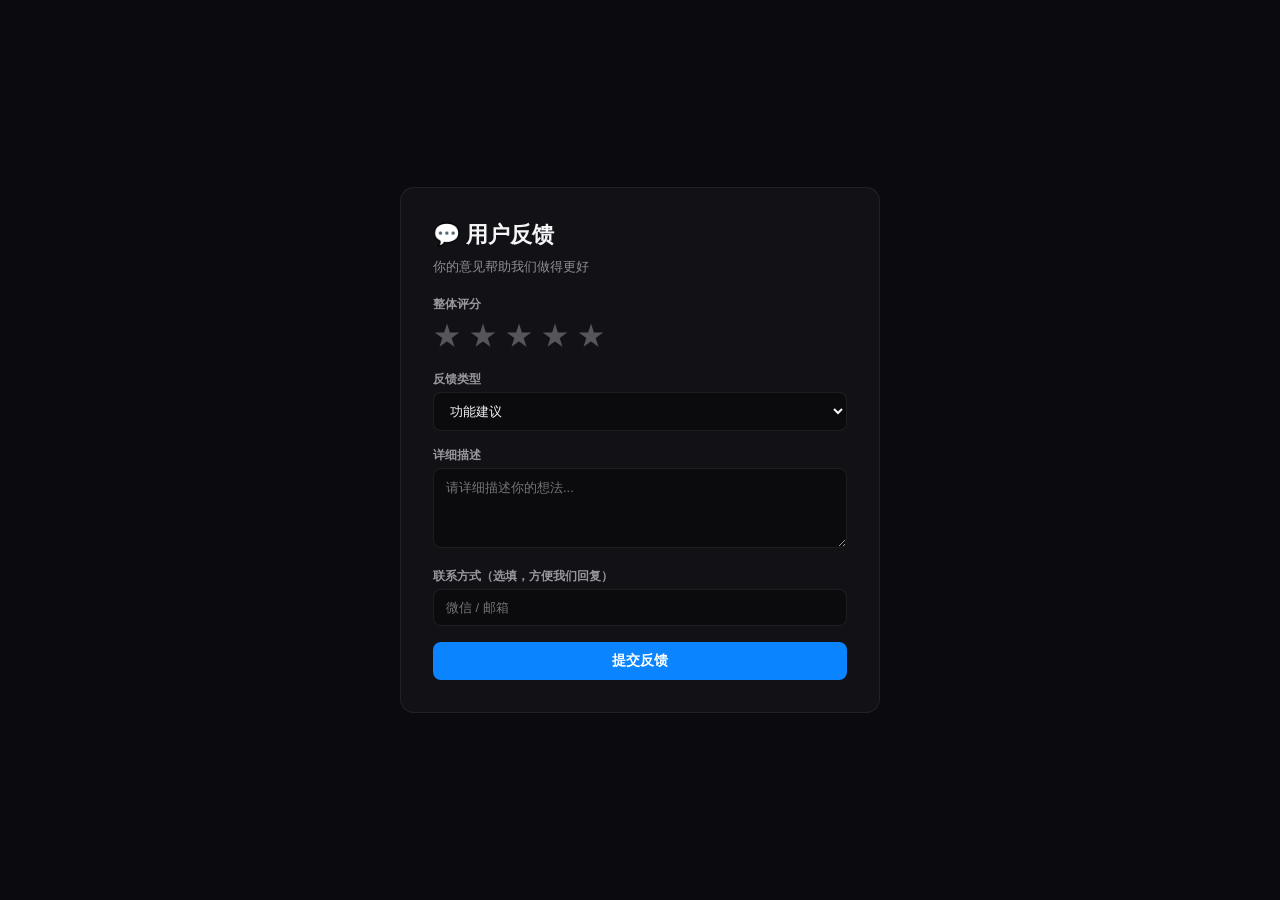
<file: static/feedback.html>
<!DOCTYPE html>
<html lang="zh-CN">
<head>
    <meta charset="UTF-8">
    <meta name="viewport" content="width=device-width, initial-scale=1.0, viewport-fit=cover">
    <title>用户反馈 - Novel Studio</title>
    <meta name="theme-color" content="#0a0a0f">
    <meta name="apple-mobile-web-app-capable" content="yes">
    <meta name="apple-mobile-web-app-status-bar-style" content="black-translucent">
    <meta name="apple-mobile-web-app-title" content="Novel Studio">
    <link rel="manifest" href="/manifest.json">
    <style>
        * { margin:0; padding:0; box-sizing:border-box; }
        body { font-family: -apple-system, BlinkMacSystemFont, 'Segoe UI', 'PingFang SC', 'Microsoft YaHei', sans-serif; background: #0a0a0f; color: #f5f5f7; min-height:100vh; display:flex; align-items:center; justify-content:center; padding:24px; }
        .container { max-width:480px; width:100%; background:rgba(255,255,255,0.03); border:1px solid rgba(255,255,255,0.07); border-radius:14px; padding:32px; }
        h1 { font-size:22px; margin-bottom:8px; }
        p.sub { color:#8e8e93; font-size:13px; margin-bottom:20px; }
        .form-group { margin-bottom:16px; }
        label { font-size:12px; font-weight:600; color:#98989d; display:block; margin-bottom:4px; }
        input, select, textarea { width:100%; padding:10px 12px; background:rgba(0,0,0,0.35); border:1px solid rgba(255,255,255,0.08); border-radius:8px; color:#f5f5f7; font-size:13px; font-family:inherit; }
        textarea { resize:vertical; min-height:80px; }
        .btn { padding:10px 28px; border-radius:8px; font-size:14px; font-weight:600; cursor:pointer; border:none; transition:all 0.2s; }
        .btn-primary { background:#0A84FF; color:#fff; width:100%; }
        .btn-primary:hover { background:#409cff; }
        .success { display:none; text-align:center; padding:32px 0; }
        .success .icon { font-size:48px; margin-bottom:12px; }
        .success h2 { font-size:20px; margin-bottom:8px; }
        .success p { color:#8e8e93; font-size:13px; }
        .stars { display:flex; gap:8px; margin-bottom:16px; }
        .star { font-size:28px; cursor:pointer; transition:transform 0.15s; color:#55555a; }
        .star:hover { transform:scale(1.2); }
        .star.active { color:#ffd60a; }
    </style>
</head>
<body>
<div class="container" id="form-container">
    <h1>💬 用户反馈</h1>
    <p class="sub">你的意见帮助我们做得更好</p>
    <form id="feedback-form">
        <div class="form-group">
            <label>整体评分</label>
            <div class="stars" id="star-rating">
                <span class="star" data-rating="1">★</span>
                <span class="star" data-rating="2">★</span>
                <span class="star" data-rating="3">★</span>
                <span class="star" data-rating="4">★</span>
                <span class="star" data-rating="5">★</span>
            </div>
            <input type="hidden" name="rating" id="rating-value" value="0">
        </div>
        <div class="form-group">
            <label>反馈类型</label>
            <select name="type" id="feedback-type">
                <option value="feature">功能建议</option>
                <option value="bug">问题反馈</option>
                <option value="praise">好评</option>
                <option value="other">其他</option>
            </select>
        </div>
        <div class="form-group">
            <label>详细描述</label>
            <textarea name="content" id="feedback-content" placeholder="请详细描述你的想法..."></textarea>
        </div>
        <div class="form-group">
            <label>联系方式（选填，方便我们回复）</label>
            <input type="text" name="contact" id="feedback-contact" placeholder="微信 / 邮箱">
        </div>
        <button type="submit" class="btn btn-primary">提交反馈</button>
    </form>
</div>
<div class="success" id="success-container">
    <div class="icon">🎉</div>
    <h2>感谢你的反馈！</h2>
    <p>我们会认真对待每一条意见</p>
</div>

<script>
let _rating = 0;
document.querySelectorAll('.star').forEach(star => {
    star.addEventListener('click', function() {
        _rating = parseInt(this.dataset.rating);
        document.getElementById('rating-value').value = _rating;
        document.querySelectorAll('.star').forEach(s => {
            s.classList.toggle('active', parseInt(s.dataset.rating) <= _rating);
        });
    });
});

document.getElementById('feedback-form').addEventListener('submit', async function(e) {
    e.preventDefault();
    const data = {
        rating: _rating,
        type: document.getElementById('feedback-type').value,
        content: document.getElementById('feedback-content').value,
        contact: document.getElementById('feedback-contact').value
    };
    if (!data.content.trim()) { alert('请填写反馈内容'); return; }
    try {
        await fetch('/api/feedback', {
            method:'POST', headers:{'Content-Type':'application/json'},
            body: JSON.stringify(data)
        });
        document.getElementById('form-container').style.display = 'none';
        document.getElementById('success-container').style.display = 'block';
    } catch(e) {
        alert('提交失败，请稍后再试');
    }
});
</script>
<script>if('serviceWorker'in navigator){navigator.serviceWorker.register('/sw.js')}</script>
</body>
</html>
</file>
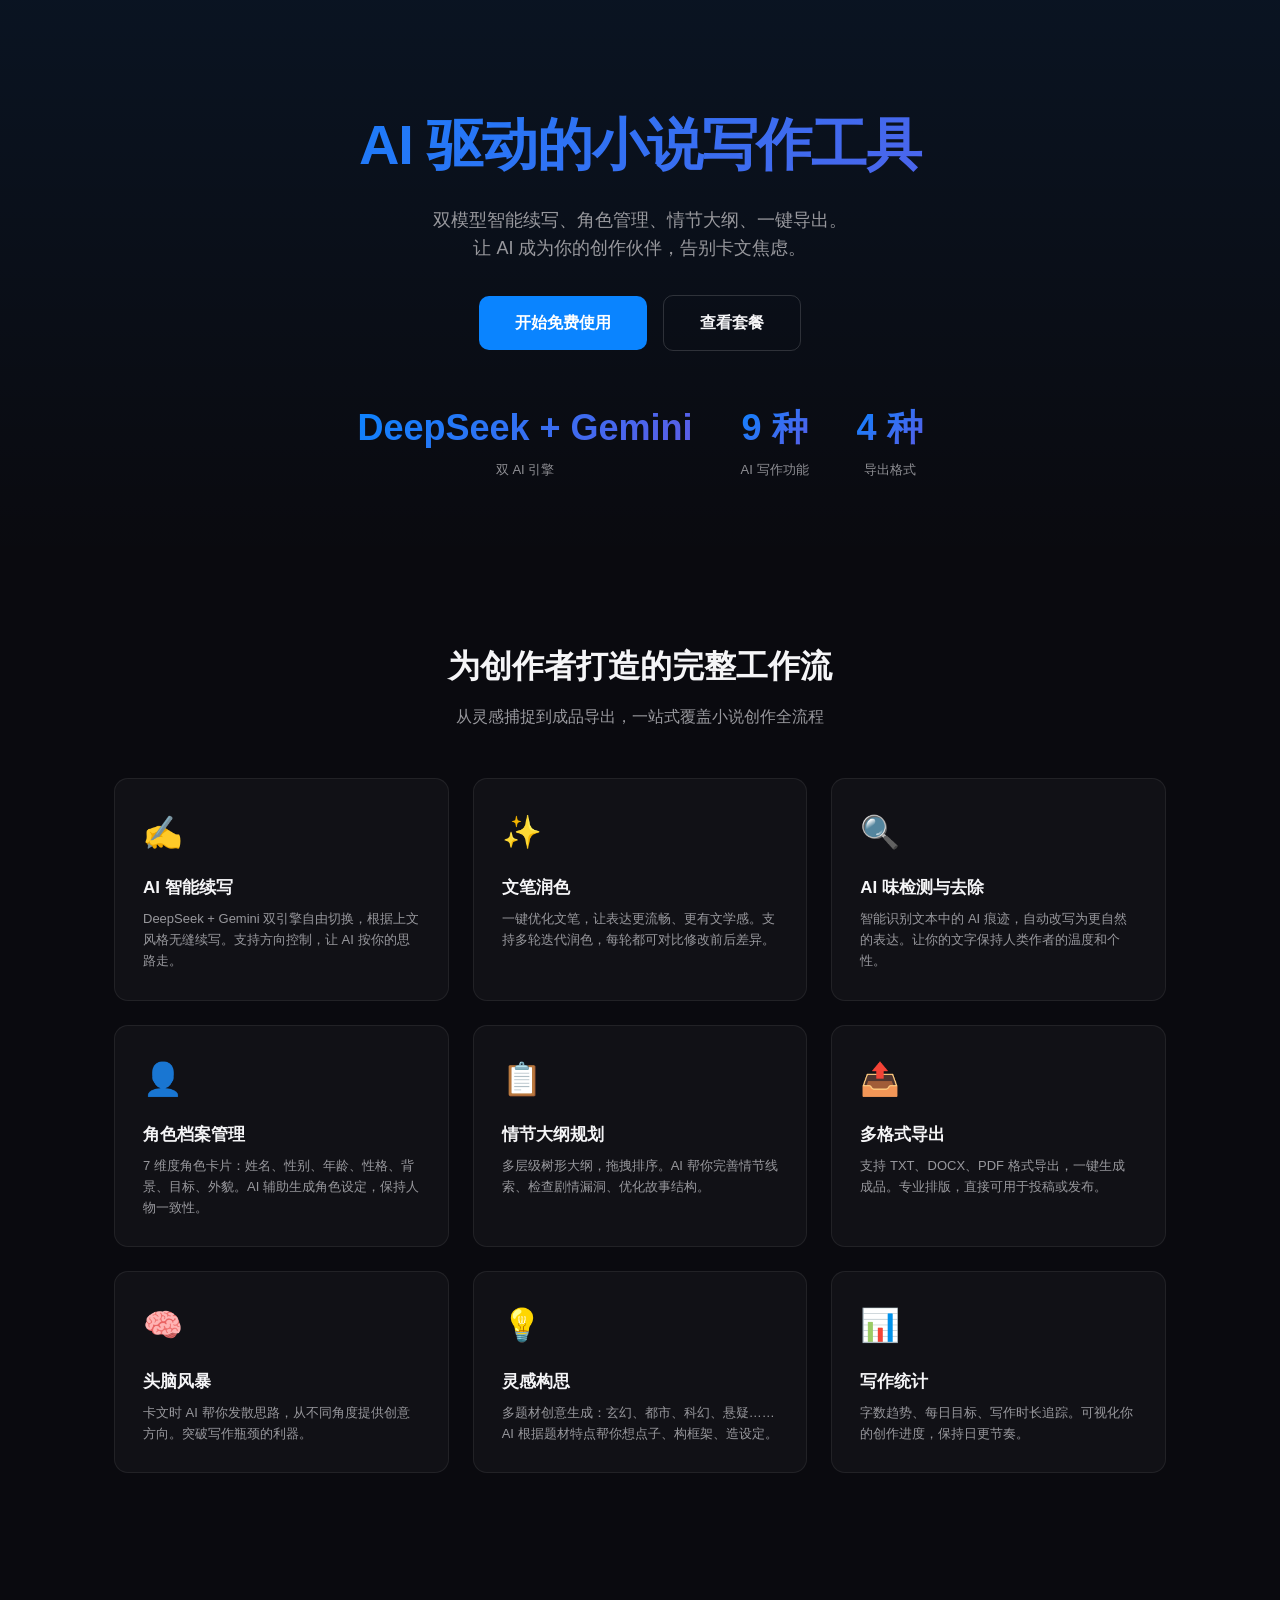
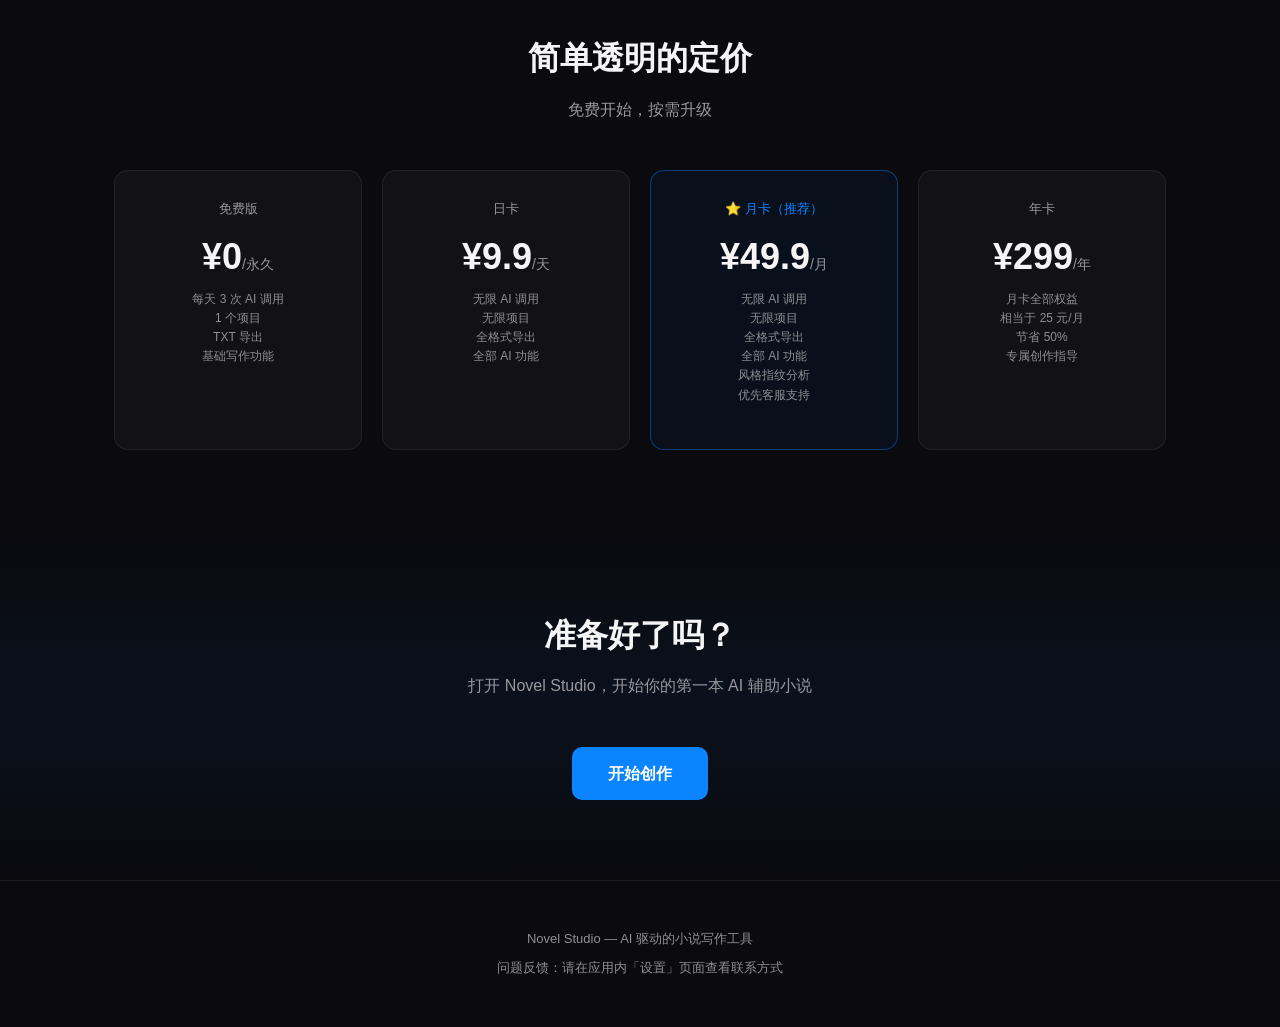
<file: static/landing.html>
<!DOCTYPE html>
<html lang="zh-CN">
<head>
    <meta charset="UTF-8">
    <meta name="viewport" content="width=device-width, initial-scale=1.0, viewport-fit=cover">
    <title>Novel Studio — AI 驱动的小说写作工具，让你的故事更精彩</title>
    <meta name="theme-color" content="#0a0a0f">
    <meta name="apple-mobile-web-app-capable" content="yes">
    <meta name="apple-mobile-web-app-status-bar-style" content="black-translucent">
    <meta name="apple-mobile-web-app-title" content="Novel Studio">
    <link rel="manifest" href="/manifest.json">
    <meta name="description" content="Novel Studio 是专业 AI 小说写作工具，支持 DeepSeek/Gemini 双模型智能续写、角色管理、情节大纲、一键导出。让 AI 成为你的创作伙伴，告别卡文。">
    <meta name="keywords" content="AI写作,小说写作工具,AI续写,写作软件,网文助手,智能写作,DeepSeek写作,Gemini写作">
    <meta property="og:title" content="Novel Studio — AI 驱动的小说写作工具">
    <meta property="og:description" content="支持 DeepSeek/Gemini 双模型，智能续写、润色、去AI味，专业小说创作工具">
    <meta property="og:type" content="website">
    <style>
        * { margin:0; padding:0; box-sizing:border-box; }
        body { font-family: -apple-system, BlinkMacSystemFont, 'Segoe UI', 'PingFang SC', 'Microsoft YaHei', sans-serif; background: #0a0a0f; color: #f5f5f7; line-height:1.6; }
        .hero { text-align:center; padding:100px 24px 80px; background:linear-gradient(180deg, rgba(10,132,255,0.08) 0%, transparent 100%); }
        .hero h1 { font-size:clamp(32px,6vw,56px); font-weight:800; letter-spacing:-0.02em; margin-bottom:16px; background:linear-gradient(135deg,#0A84FF,#5e5ce6); -webkit-background-clip:text; -webkit-text-fill-color:transparent; }
        .hero p { font-size:18px; color:#98989d; max-width:560px; margin:0 auto 32px; }
        .btn { display:inline-block; padding:14px 36px; border-radius:10px; font-size:16px; font-weight:600; text-decoration:none; transition:all 0.2s; cursor:pointer; border:none; }
        .btn-primary { background:#0A84FF; color:#fff; }
        .btn-primary:hover { background:#409cff; transform:translateY(-1px); box-shadow:0 8px 24px rgba(10,132,255,0.3); }
        .btn-outline { border:1px solid rgba(255,255,255,0.15); color:#f5f5f7; margin-left:12px; }
        .btn-outline:hover { border-color:rgba(255,255,255,0.3); background:rgba(255,255,255,0.04); }
        .container { max-width:1100px; margin:0 auto; padding:0 24px; }
        section { padding:80px 0; }
        section h2 { font-size:32px; font-weight:700; text-align:center; margin-bottom:12px; }
        section .subtitle { text-align:center; color:#98989d; margin-bottom:48px; font-size:16px; }
        .features { display:grid; grid-template-columns:repeat(auto-fit,minmax(280px,1fr)); gap:24px; }
        .feature-card { background:rgba(255,255,255,0.03); border:1px solid rgba(255,255,255,0.07); border-radius:14px; padding:28px; transition:all 0.2s; }
        .feature-card:hover { background:rgba(255,255,255,0.05); border-color:rgba(255,255,255,0.12); transform:translateY(-2px); }
        .feature-card .icon { font-size:32px; margin-bottom:16px; }
        .feature-card h3 { font-size:17px; font-weight:600; margin-bottom:8px; }
        .feature-card p { font-size:13px; color:#98989d; }
        .pricing { display:grid; grid-template-columns:repeat(auto-fit,minmax(220px,1fr)); gap:20px; }
        .price-card { background:rgba(255,255,255,0.03); border:1px solid rgba(255,255,255,0.07); border-radius:14px; padding:28px; text-align:center; transition:all 0.2s; }
        .price-card:hover { border-color:rgba(10,132,255,0.3); }
        .price-card.featured { border-color:rgba(10,132,255,0.4); background:rgba(10,132,255,0.05); }
        .price-card .tier { font-size:13px; color:#98989d; margin-bottom:8px; }
        .price-card .price { font-size:36px; font-weight:800; margin-bottom:4px; }
        .price-card .price span { font-size:14px; font-weight:400; color:#98989d; }
        .price-card .desc { font-size:12px; color:#8e8e93; margin-bottom:16px; }
        .stats { display:flex; justify-content:center; gap:48px; flex-wrap:wrap; margin-top:48px; }
        .stat-item { text-align:center; }
        .stat-item .num { font-size:36px; font-weight:700; background:linear-gradient(135deg,#0A84FF,#5e5ce6); -webkit-background-clip:text; -webkit-text-fill-color:transparent; }
        .stat-item .label { font-size:13px; color:#8e8e93; margin-top:4px; }
        .footer { text-align:center; padding:48px 24px; border-top:1px solid rgba(255,255,255,0.07); color:#8e8e93; font-size:13px; }
        .footer a { color:#0A84FF; text-decoration:none; }
        @media(max-width:768px) {
            .hero { padding:48px 20px 40px; }
            .hero p br { display:none; }
            .btn-outline { margin-left:0; margin-top:10px; }
            .stats { gap:18px; }
            .stat-item .num { font-size:24px; }
            .features { grid-template-columns:1fr; gap:12px; }
            section { padding:48px 0; }
            section h2 { font-size:24px; }
            .pricing { grid-template-columns:1fr; gap:12px; max-width:360px; margin:0 auto; }
            .container { padding:0 16px; }
        }
        @media(max-width:400px) {
            .hero h1 { font-size:28px; }
            .hero p { font-size:15px; }
            .btn { display:block; width:100%; text-align:center; }
            .btn-outline { margin-left:0; }
            .stats { flex-direction:column; gap:12px; }
        }
    </style>
</head>
<body>

<!-- Hero -->
<section class="hero">
    <div class="container">
        <h1>AI 驱动的小说写作工具</h1>
        <p>双模型智能续写、角色管理、情节大纲、一键导出。<br>让 AI 成为你的创作伙伴，告别卡文焦虑。</p>
        <a href="/" class="btn btn-primary">开始免费使用</a>
        <a href="#pricing" class="btn btn-outline">查看套餐</a>
        <div class="stats">
            <div class="stat-item"><div class="num">DeepSeek + Gemini</div><div class="label">双 AI 引擎</div></div>
            <div class="stat-item"><div class="num">9 种</div><div class="label">AI 写作功能</div></div>
            <div class="stat-item"><div class="num">4 种</div><div class="label">导出格式</div></div>
        </div>
    </div>
</section>

<!-- 功能 -->
<section>
    <div class="container">
        <h2>为创作者打造的完整工作流</h2>
        <p class="subtitle">从灵感捕捉到成品导出，一站式覆盖小说创作全流程</p>
        <div class="features">
            <div class="feature-card">
                <div class="icon">✍️</div>
                <h3>AI 智能续写</h3>
                <p>DeepSeek + Gemini 双引擎自由切换，根据上文风格无缝续写。支持方向控制，让 AI 按你的思路走。</p>
            </div>
            <div class="feature-card">
                <div class="icon">✨</div>
                <h3>文笔润色</h3>
                <p>一键优化文笔，让表达更流畅、更有文学感。支持多轮迭代润色，每轮都可对比修改前后差异。</p>
            </div>
            <div class="feature-card">
                <div class="icon">🔍</div>
                <h3>AI 味检测与去除</h3>
                <p>智能识别文本中的 AI 痕迹，自动改写为更自然的表达。让你的文字保持人类作者的温度和个性。</p>
            </div>
            <div class="feature-card">
                <div class="icon">👤</div>
                <h3>角色档案管理</h3>
                <p>7 维度角色卡片：姓名、性别、年龄、性格、背景、目标、外貌。AI 辅助生成角色设定，保持人物一致性。</p>
            </div>
            <div class="feature-card">
                <div class="icon">📋</div>
                <h3>情节大纲规划</h3>
                <p>多层级树形大纲，拖拽排序。AI 帮你完善情节线索、检查剧情漏洞、优化故事结构。</p>
            </div>
            <div class="feature-card">
                <div class="icon">📤</div>
                <h3>多格式导出</h3>
                <p>支持 TXT、DOCX、PDF 格式导出，一键生成成品。专业排版，直接可用于投稿或发布。</p>
            </div>
            <div class="feature-card">
                <div class="icon">🧠</div>
                <h3>头脑风暴</h3>
                <p>卡文时 AI 帮你发散思路，从不同角度提供创意方向。突破写作瓶颈的利器。</p>
            </div>
            <div class="feature-card">
                <div class="icon">💡</div>
                <h3>灵感构思</h3>
                <p>多题材创意生成：玄幻、都市、科幻、悬疑……AI 根据题材特点帮你想点子、构框架、造设定。</p>
            </div>
            <div class="feature-card">
                <div class="icon">📊</div>
                <h3>写作统计</h3>
                <p>字数趋势、每日目标、写作时长追踪。可视化你的创作进度，保持日更节奏。</p>
            </div>
        </div>
    </div>
</section>

<!-- 套餐 -->
<section id="pricing">
    <div class="container">
        <h2>简单透明的定价</h2>
        <p class="subtitle">免费开始，按需升级</p>
        <div class="pricing">
            <div class="price-card">
                <div class="tier">免费版</div>
                <div class="price">¥0<span>/永久</span></div>
                <div class="desc">每天 3 次 AI 调用<br>1 个项目<br>TXT 导出<br>基础写作功能</div>
            </div>
            <div class="price-card">
                <div class="tier">日卡</div>
                <div class="price">¥9.9<span>/天</span></div>
                <div class="desc">无限 AI 调用<br>无限项目<br>全格式导出<br>全部 AI 功能</div>
            </div>
            <div class="price-card featured">
                <div class="tier" style="color:#0A84FF;">⭐ 月卡（推荐）</div>
                <div class="price">¥49.9<span>/月</span></div>
                <div class="desc">无限 AI 调用<br>无限项目<br>全格式导出<br>全部 AI 功能<br>风格指纹分析<br>优先客服支持</div>
            </div>
            <div class="price-card">
                <div class="tier">年卡</div>
                <div class="price">¥299<span>/年</span></div>
                <div class="desc">月卡全部权益<br>相当于 25 元/月<br>节省 50%<br>专属创作指导</div>
            </div>
        </div>
    </div>
</section>

<!-- CTA -->
<section style="text-align:center; background:linear-gradient(180deg, transparent 0%, rgba(10,132,255,0.06) 50%, transparent 100%);">
    <div class="container">
        <h2>准备好了吗？</h2>
        <p class="subtitle">打开 Novel Studio，开始你的第一本 AI 辅助小说</p>
        <a href="/" class="btn btn-primary">开始创作</a>
    </div>
</section>

<footer class="footer">
    <div class="container">
        <p>Novel Studio — AI 驱动的小说写作工具</p>
        <p style="margin-top:8px;">问题反馈：请在应用内「设置」页面查看联系方式</p>
    </div>
</footer>

<script>if('serviceWorker'in navigator){navigator.serviceWorker.register('/sw.js')}</script>
</body>
</html>
</file>
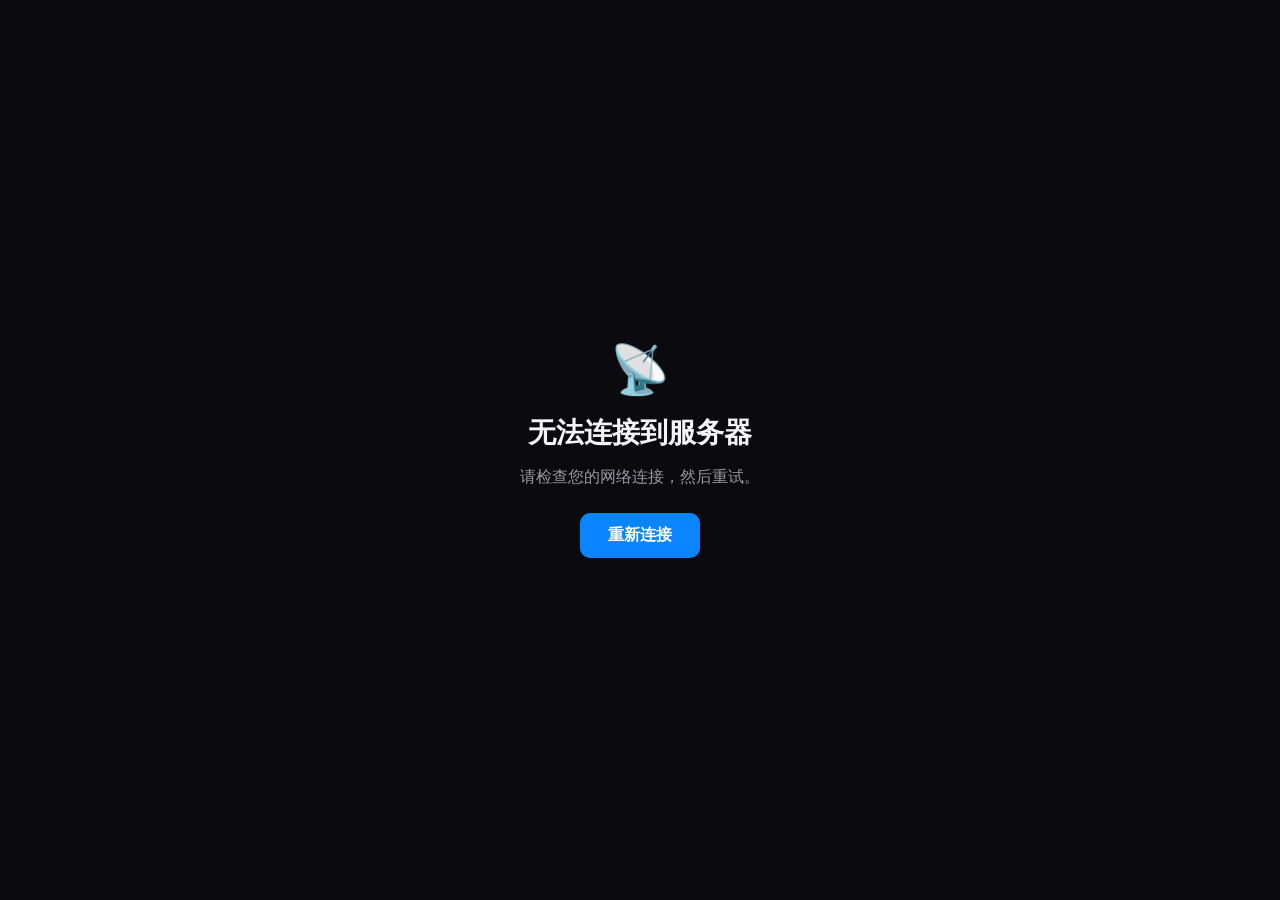
<file: static/offline.html>
<!DOCTYPE html>
<html lang="zh-CN">
<head>
<meta charset="UTF-8">
<meta name="viewport" content="width=device-width, initial-scale=1.0">
<title>离线 — Novel Studio</title>
<style>
* { margin:0; padding:0; box-sizing:border-box; }
body {
  font-family: -apple-system, BlinkMacSystemFont, 'PingFang SC', sans-serif;
  background:#0a0a0f; color:#f5f5f7;
  display:flex; align-items:center; justify-content:center;
  min-height:100vh; padding:24px; text-align:center;
}
h1 { font-size:28px; margin-bottom:12px; }
p { color:#98989d; margin-bottom:24px; line-height:1.6; }
button {
  padding:12px 28px; border-radius:10px;
  background:#0A84FF; color:white;
  border:none; font-size:16px; font-weight:600; cursor:pointer;
}
</style>
</head>
<body>
<div>
  <div style="font-size:48px;margin-bottom:16px;">📡</div>
  <h1>无法连接到服务器</h1>
  <p>请检查您的网络连接，然后重试。</p>
  <button onclick="location.reload()">重新连接</button>
</div>
</body>
</html>
</file>
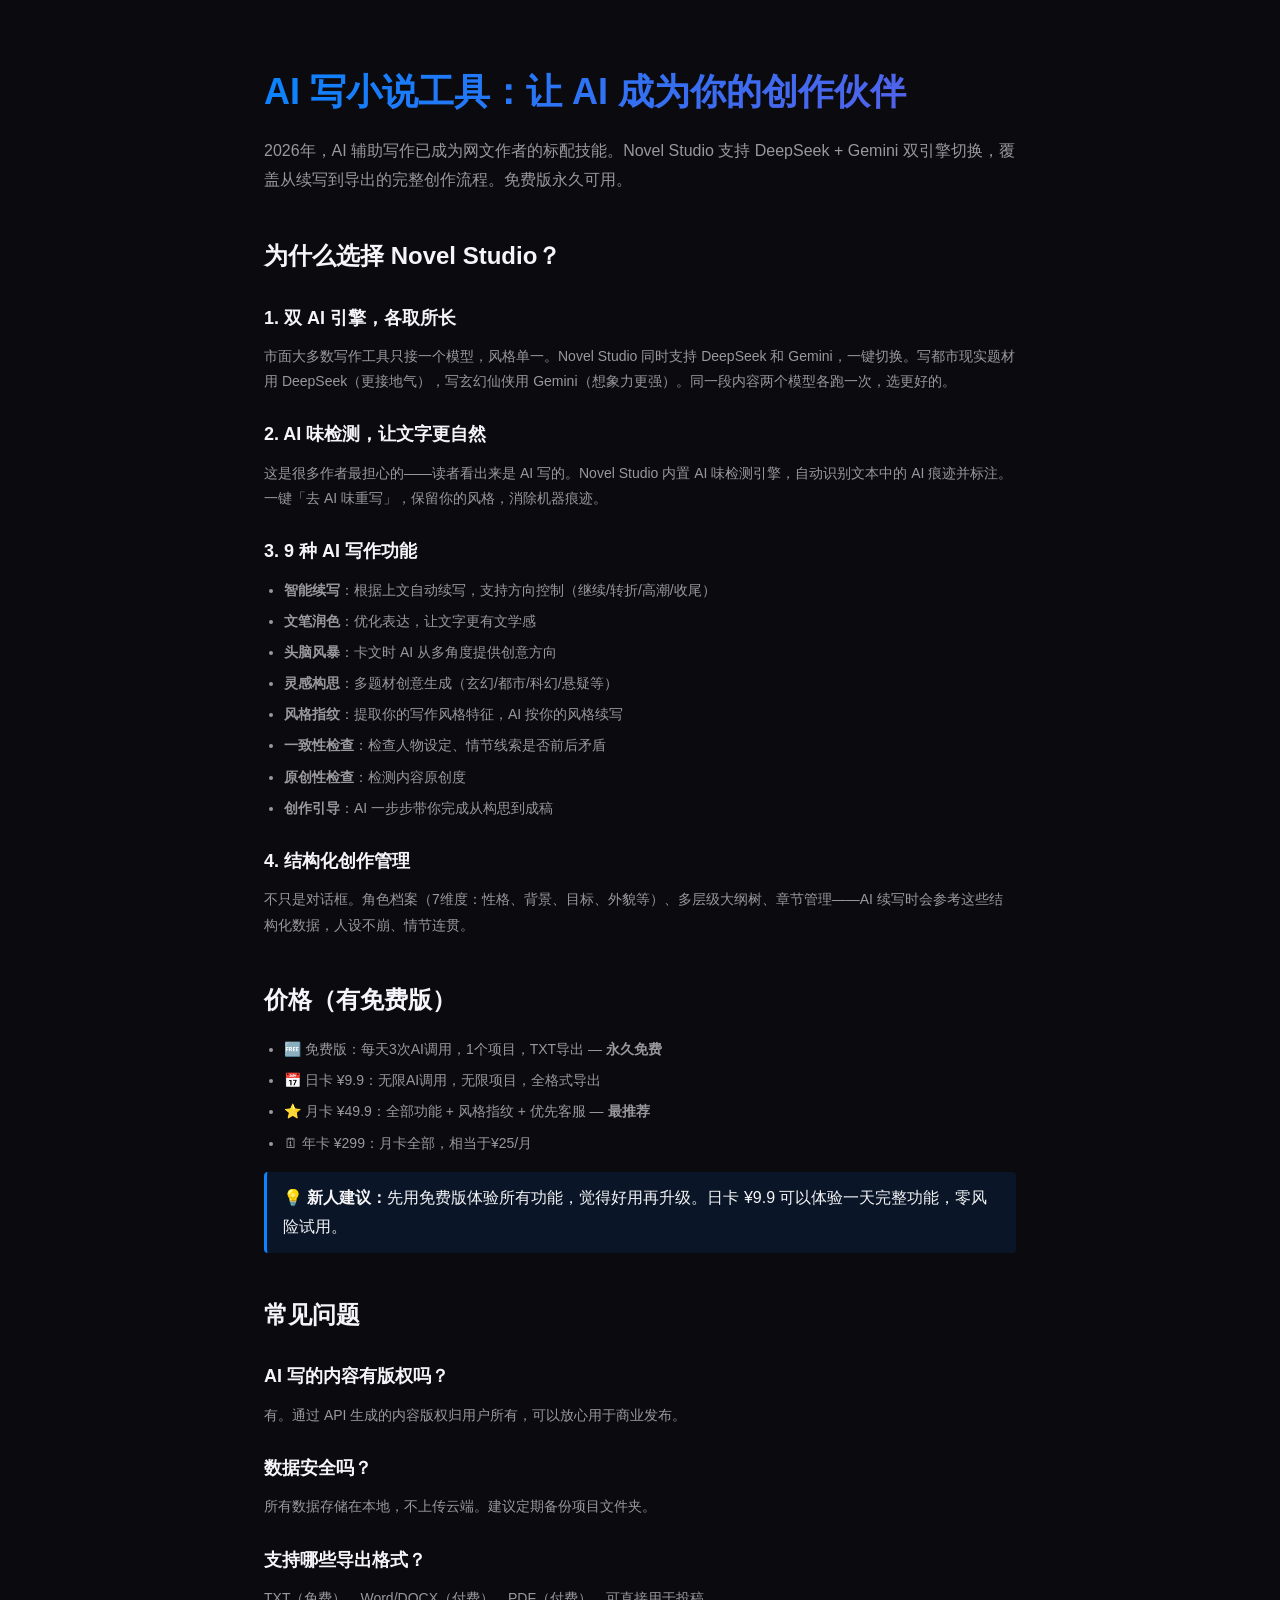
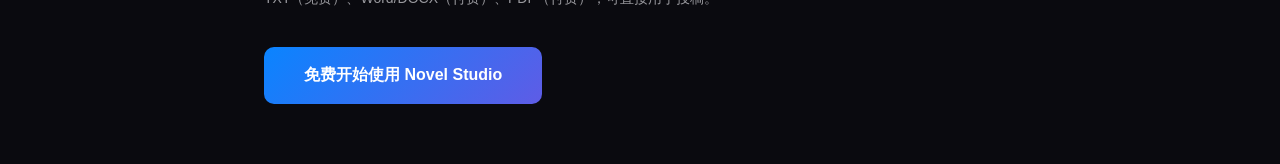
<file: static/seo/ai-novel-writing.html>
<!DOCTYPE html>
<html lang="zh-CN">
<head>
    <meta charset="UTF-8">
    <meta name="viewport" content="width=device-width, initial-scale=1.0, viewport-fit=cover">
    <title>AI写小说工具 | Novel Studio — DeepSeek+Gemini双引擎智能写作</title>
    <meta name="theme-color" content="#0a0a0f">
    <meta name="apple-mobile-web-app-capable" content="yes">
    <meta name="apple-mobile-web-app-status-bar-style" content="black-translucent">
    <meta name="apple-mobile-web-app-title" content="Novel Studio">
    <link rel="manifest" href="/manifest.json">
    <meta name="description" content="专业的AI写小说工具，支持DeepSeek和Gemini双模型智能续写、AI味检测与去除、角色管理、大纲规划。免费版永久可用，日更6000字不是梦。">
    <meta name="keywords" content="AI写小说,AI小说工具,人工智能写小说,AI续写,智能写作软件">
    <style>
        * { margin:0; padding:0; box-sizing:border-box; }
        body { font-family: -apple-system, BlinkMacSystemFont, 'PingFang SC', 'Microsoft YaHei', sans-serif; background:#0a0a0f; color:#f5f5f7; line-height:1.8; }
        .container { max-width:800px; margin:0 auto; padding:60px 24px; }
        h1 { font-size:36px; font-weight:800; margin-bottom:12px; background:linear-gradient(135deg,#0A84FF,#5e5ce6); -webkit-background-clip:text; -webkit-text-fill-color:transparent; }
        .intro { color:#98989d; font-size:16px; margin-bottom:40px; }
        h2 { font-size:24px; font-weight:700; margin:40px 0 16px; color:#f5f5f7; }
        h3 { font-size:18px; font-weight:600; margin:24px 0 10px; }
        p { color:#98989d; font-size:14px; margin-bottom:12px; }
        ul { color:#98989d; font-size:14px; padding-left:20px; margin-bottom:16px; }
        li { margin-bottom:6px; }
        .cta { display:inline-block; padding:14px 40px; background:linear-gradient(135deg,#0A84FF,#5e5ce6); color:#fff; border-radius:10px; font-size:16px; font-weight:600; text-decoration:none; margin-top:24px; transition:all 0.2s; }
        .cta:hover { transform:translateY(-1px); box-shadow:0 8px 24px rgba(10,132,255,0.35); }
        .highlight { background:rgba(10,132,255,0.1); border-left:3px solid #0A84FF; padding:12px 16px; border-radius:4px; margin:16px 0; }
        @media(max-width:768px) {
            .container { padding:32px 16px; }
            h1 { font-size:26px; }
            h2 { font-size:20px; }
            .cta { display:block; text-align:center; }
        }
        @media(max-width:400px) {
            h1 { font-size:22px; }
        }
    </style>
</head>
<body>
<div class="container">
    <h1>AI 写小说工具：让 AI 成为你的创作伙伴</h1>
    <p class="intro">2026年，AI 辅助写作已成为网文作者的标配技能。Novel Studio 支持 DeepSeek + Gemini 双引擎切换，覆盖从续写到导出的完整创作流程。免费版永久可用。</p>

    <h2>为什么选择 Novel Studio？</h2>

    <h3>1. 双 AI 引擎，各取所长</h3>
    <p>市面大多数写作工具只接一个模型，风格单一。Novel Studio 同时支持 DeepSeek 和 Gemini，一键切换。写都市现实题材用 DeepSeek（更接地气），写玄幻仙侠用 Gemini（想象力更强）。同一段内容两个模型各跑一次，选更好的。</p>

    <h3>2. AI 味检测，让文字更自然</h3>
    <p>这是很多作者最担心的——读者看出来是 AI 写的。Novel Studio 内置 AI 味检测引擎，自动识别文本中的 AI 痕迹并标注。一键「去 AI 味重写」，保留你的风格，消除机器痕迹。</p>

    <h3>3. 9 种 AI 写作功能</h3>
    <ul>
        <li><strong>智能续写</strong>：根据上文自动续写，支持方向控制（继续/转折/高潮/收尾）</li>
        <li><strong>文笔润色</strong>：优化表达，让文字更有文学感</li>
        <li><strong>头脑风暴</strong>：卡文时 AI 从多角度提供创意方向</li>
        <li><strong>灵感构思</strong>：多题材创意生成（玄幻/都市/科幻/悬疑等）</li>
        <li><strong>风格指纹</strong>：提取你的写作风格特征，AI 按你的风格续写</li>
        <li><strong>一致性检查</strong>：检查人物设定、情节线索是否前后矛盾</li>
        <li><strong>原创性检查</strong>：检测内容原创度</li>
        <li><strong>创作引导</strong>：AI 一步步带你完成从构思到成稿</li>
    </ul>

    <h3>4. 结构化创作管理</h3>
    <p>不只是对话框。角色档案（7维度：性格、背景、目标、外貌等）、多层级大纲树、章节管理——AI 续写时会参考这些结构化数据，人设不崩、情节连贯。</p>

    <h2>价格（有免费版）</h2>
    <ul>
        <li>🆓 免费版：每天3次AI调用，1个项目，TXT导出 — <strong>永久免费</strong></li>
        <li>📅 日卡 ¥9.9：无限AI调用，无限项目，全格式导出</li>
        <li>⭐ 月卡 ¥49.9：全部功能 + 风格指纹 + 优先客服 — <strong>最推荐</strong></li>
        <li>🗓 年卡 ¥299：月卡全部，相当于¥25/月</li>
    </ul>

    <div class="highlight">
        <strong>💡 新人建议：</strong>先用免费版体验所有功能，觉得好用再升级。日卡 ¥9.9 可以体验一天完整功能，零风险试用。
    </div>

    <h2>常见问题</h2>
    <h3>AI 写的内容有版权吗？</h3>
    <p>有。通过 API 生成的内容版权归用户所有，可以放心用于商业发布。</p>
    <h3>数据安全吗？</h3>
    <p>所有数据存储在本地，不上传云端。建议定期备份项目文件夹。</p>
    <h3>支持哪些导出格式？</h3>
    <p>TXT（免费）、Word/DOCX（付费）、PDF（付费），可直接用于投稿。</p>

    <a href="/?ref=seo-ai" class="cta">免费开始使用 Novel Studio</a>
</div>
<script>if('serviceWorker'in navigator){navigator.serviceWorker.register('/sw.js')}</script>
</body>
</html>
</file>
<file: static/css/style.css>
/* Novel Studio v5 — IDE Three-Column Workbench */
:root {
    --safe-area-top: env(safe-area-inset-top, 0px);
    --safe-area-bottom: env(safe-area-inset-bottom, 0px);
    --safe-area-left: env(safe-area-inset-left, 0px);
    --safe-area-right: env(safe-area-inset-right, 0px);
    --bg-base: #0a0a0f;
    --bg-elevated: #16161d;
    --bg-surface: rgba(255,255,255,0.03);
    --bg-surface2: rgba(255,255,255,0.05);
    --bg-hover: rgba(255,255,255,0.06);
    --bg-active: rgba(10,132,255,0.14);
    --bg-input: rgba(0,0,0,0.35);
    --border: rgba(255,255,255,0.07);
    --border-strong: rgba(255,255,255,0.10);
    --text-primary: #f5f5f7;
    --text-secondary: #98989d;
    --text-muted: #8e8e93;
    --text-placeholder: #55555a;
    --accent: #0A84FF;
    --accent-hover: #409cff;
    --accent-dim: rgba(10,132,255,0.10);
    --accent-glow: rgba(10,132,255,0.18);
    --accent2: #5e5ce6;
    --accent2-glow: rgba(94,92,230,0.15);
    --green: #30d158;
    --green-dim: rgba(48,209,88,0.10);
    --yellow: #ffd60a;
    --orange: #f59e0b;
    --red: #ff453a;
    --red-dim: rgba(255,69,58,0.10);
    --purple: #a78bfa;
    --cyan: #22d3ee;
    --radius-sm: 8px;
    --radius: 12px;
    --radius-lg: 16px;
    --radius-xl: 20px;
    --radius-pill: 999px;
    --shadow-sm: 0 1px 2px rgba(0,0,0,0.3);
    --shadow: 0 4px 16px rgba(0,0,0,0.4), 0 0 0 0.5px rgba(255,255,255,0.04);
    --shadow-lg: 0 8px 32px rgba(0,0,0,0.5), 0 0 0 0.5px rgba(255,255,255,0.05);
    --shadow-glow: 0 0 24px var(--accent-glow);
    --left-w: 260px;
    --transition: 0.2s cubic-bezier(0.25, 0.1, 0.25, 1);
}

* { margin:0; padding:0; box-sizing:border-box; }

body {
    font-family: -apple-system, BlinkMacSystemFont, 'SF Pro Display', 'PingFang SC', 'Noto Sans SC', sans-serif;
    background: var(--bg-base);
    color: var(--text-primary);
    height:100vh; overflow:hidden;
    font-size:14px; line-height:1.5;
    -webkit-font-smoothing: antialiased;
    -moz-osx-font-smoothing: grayscale;
    letter-spacing: -0.01em;
}

.skip-link {
    position: absolute; top: -100%; left: 16px;
    padding: 8px 16px; background: var(--accent); color: #fff;
    border-radius: var(--radius-sm); font-size: 13px; font-weight: 600;
    z-index: 10000; text-decoration: none;
    transition: top 0.2s;
}
.skip-link:focus { top: 16px; }

body::before {
    content: ''; position: fixed; inset: 0;
    background:
        radial-gradient(ellipse 80% 50% at 20% 0%, rgba(94,92,230,0.03) 0%, transparent 50%),
        radial-gradient(ellipse 60% 40% at 80% 100%, rgba(10,132,255,0.02) 0%, transparent 50%);
    pointer-events: none; z-index: 0;
}

::-webkit-scrollbar { width:5px; }
::-webkit-scrollbar-track { background:transparent; }
::-webkit-scrollbar-thumb { background:rgba(255,255,255,0.08); border-radius:3px; }
::-webkit-scrollbar-thumb:hover { background:rgba(255,255,255,0.14); }
::selection { background:rgba(10,132,255,0.3); color:#fff; }

/* ================================================================
   TWO-COLUMN GRID LAYOUT
   ================================================================ */
.app-container {
    display: grid;
    grid-template-columns: var(--left-w, 260px) 1fr;
    height: 100vh;
    position: relative;
    z-index: 1;
}

/* ================================================================
   LEFT COLUMN — Story Tree + Lore Monitor
   ================================================================ */
.panel-left {
    background: rgba(12,12,18,0.92);
    backdrop-filter: blur(40px) saturate(180%);
    -webkit-backdrop-filter: blur(40px) saturate(180%);
    border-right: 0.5px solid var(--border);
    display: flex; flex-direction: column;
    overflow: hidden;
    user-select: none;
}

.brand-header {
    padding: 18px 20px 14px;
    display: flex; align-items: center; gap: 12px;
    border-bottom: 0.5px solid var(--border);
    flex-shrink: 0;
}
.brand-icon {
    width: 36px; height: 36px; border-radius: 9px;
    background: linear-gradient(135deg, var(--accent2), var(--accent));
    display: flex; align-items: center; justify-content: center;
    font-size: 17px; font-weight: 800; color: #fff;
    box-shadow: 0 2px 12px var(--accent-glow);
}
.brand-text { font-size: 16px; font-weight: 700; color: var(--text-primary); letter-spacing: -0.01em; }
.brand-sub { font-size: 12px; color: var(--text-muted); font-weight: 400; }

.btn-new-project {
    width: 100%; padding: 10px;
    background: var(--accent);
    color: #fff; border: none; border-radius: var(--radius);
    font-size: 13.5px; font-weight: 600; cursor: pointer;
    transition: all var(--transition);
    font-family: inherit; letter-spacing: -0.01em;
    margin: 10px 14px; width: calc(100% - 28px);
}
.btn-new-project:hover { background: var(--accent-hover); transform: translateY(-0.5px); box-shadow: 0 4px 16px var(--accent-glow); }
.btn-new-project:active { transform: scale(0.98); }

.btn-ai-outline {
    display: block; width: calc(100% - 28px); padding: 8px;
    background: transparent; color: var(--accent2);
    border: 1px solid var(--border); border-radius: var(--radius);
    font-size: 13px; font-weight: 500; cursor: pointer;
    transition: all var(--transition);
    font-family: inherit; letter-spacing: -0.01em;
    margin: 0 14px 10px;
}
.btn-ai-outline:hover { background: var(--bg-hover); border-color: var(--accent2); transform: translateY(-0.5px); }

/* Story Tree */
.tree-section {
    flex: 1; overflow-y: auto; padding: 6px 0;
}
.tree-node {
    display: flex; align-items: center; gap: 8px;
    padding: 8px 12px; margin: 1px 6px;
    border-radius: 6px; cursor: pointer;
    transition: var(--transition);
    font-size: 13.5px; color: var(--text-secondary);
}
.tree-node:hover { background: var(--bg-hover); color: var(--text-primary); }
.tree-node.active { background: var(--bg-active); color: var(--accent); font-weight: 550; }
.tree-phase {
    width: 22px; height: 22px; border-radius: 4px;
    display: flex; align-items: center; justify-content: center;
    font-size: 12px; flex-shrink: 0; font-weight: 700;
}
.tree-phase.phase-qi { background: rgba(48,209,88,0.15); color: var(--green); }
.tree-phase.phase-cheng { background: rgba(245,158,11,0.15); color: var(--orange); }
.tree-phase.phase-zhuan { background: rgba(10,132,255,0.15); color: var(--accent); }
.tree-phase.phase-he { background: rgba(167,139,250,0.15); color: var(--purple); }
.tree-index {
    font-size: 11px; color: var(--text-muted);
    min-width: 20px; flex-shrink: 0;
}
.tree-title-wrap { flex: 1; min-width: 0; display: flex; align-items: center; gap: 4px; }
.tree-title { overflow: hidden; text-overflow: ellipsis; white-space: nowrap; }
.tree-wc {
    font-size: 10px; color: var(--text-muted); flex-shrink: 0;
}
.tree-del {
    width: 20px; height: 20px; border: none; background: transparent;
    color: var(--text-muted); cursor: pointer; border-radius: 3px;
    font-size: 14px; display: flex; align-items: center; justify-content: center;
    flex-shrink: 0; font-family: inherit;
}
.tree-del:hover { background: rgba(248,81,73,0.15); color: #f85149; }
.tree-section-header {
    padding: 10px 14px 6px;
    font-size: 12px; font-weight: 600;
    color: var(--text-muted); text-transform: uppercase;
    letter-spacing: 0.5px;
}

/* Character chips in lore monitor */
.char-status-dot {
    width: 7px; height: 7px; border-radius: 50%; flex-shrink: 0;
}
.char-chip-name { font-size: 11.5px; color: var(--text-primary); white-space: nowrap; }
.char-chip-status { font-size: 10px; color: var(--text-muted); }

/* Rule items in lore monitor */
.rule-cat {
    font-size: 9px; padding: 1px 5px; border-radius: 3px;
    background: var(--bg-input); color: var(--text-muted);
    text-transform: uppercase;
}
.rule-name {
    font-size: 11px; color: var(--text-secondary);
    overflow: hidden; text-overflow: ellipsis; white-space: nowrap;
}
.tree-row {
    display: flex; align-items: center; gap: 4px;
    padding: 5px 8px; margin: 1px 0; border-radius: 4px;
    cursor: pointer; transition: var(--transition);
    font-size: 12.5px; color: var(--text-secondary);
}
.tree-row:hover { background: var(--bg-hover); color: var(--text-primary); }
.tree-row.active { background: var(--bg-active); color: var(--accent); font-weight: 550; }
.tree-row .arrow {
    width: 14px; font-size: 9px; color: var(--text-muted);
    flex-shrink: 0; text-align: center; transition: transform 0.15s;
}
.tree-row .arrow.expanded { transform: rotate(90deg); }
.tree-row .icon { font-size: 12px; flex-shrink: 0; }
.tree-row .label { flex: 1; overflow: hidden; text-overflow: ellipsis; white-space: nowrap; }
.tree-row .badge {
    font-size: 10px; padding: 1px 6px; border-radius: 8px;
    background: rgba(255,255,255,0.06); color: var(--text-muted);
    flex-shrink: 0;
}

.tree-children { overflow: hidden; transition: max-height 0.25s ease; }
.tree-children.collapsed { max-height: 0 !important; }

/* Outline node hierarchy */
.outline-node { padding-left: 8px; }
.outline-node .on-toggle {
    display: inline-flex; align-items: center; justify-content: center;
    width: 16px; height: 16px; font-size: 9px; color: var(--text-muted);
    cursor: pointer; flex-shrink: 0; border-radius: 3px;
    transition: transform 0.15s;
}
.outline-node .on-toggle.expanded { transform: rotate(90deg); }
.outline-node .on-title {
    font-size: 13.5px; color: var(--text-secondary);
    padding: 5px 0; cursor: pointer; transition: var(--transition);
}
.outline-node .on-title:hover { color: var(--text-primary); }
.outline-node.lv0 .on-title { font-size: 15px; font-weight: 700; color: var(--text-primary); }
.outline-node.lv1 .on-title { font-size: 14px; font-weight: 600; color: var(--accent); }
.outline-node.lv2 .on-title { font-size: 13.5px; color: var(--text-secondary); }
.outline-node.lv3 .on-title { font-size: 13px; color: var(--text-muted); }

/* AI chapter tag */
.ch-tag {
    font-size: 9px; padding: 1px 5px; border-radius: 3px;
    background: var(--accent-dim); color: var(--accent-hover);
    font-weight: 500; flex-shrink: 0; margin-left: 4px;
}
.ch-tag.ch-tag-ai { background: rgba(94,92,230,0.12); color: var(--accent2); }

/* Drag feedback */
.drag-over { outline: 2px dashed var(--accent); outline-offset: -1px; background: var(--accent-dim) !important; }

/* Empty state hint */
.es-hint { font-size: 11px; color: var(--text-muted); margin-top: 6px; }

/* Scene cards */
.scene-card {
    display: flex; align-items: center; gap: 6px;
    padding: 3px 8px 3px 28px; margin: 1px 0;
    font-size: 11px; color: var(--text-muted);
    cursor: pointer; border-radius: 3px;
}
.scene-card:hover { background: var(--bg-hover); color: var(--text-secondary); }
.scene-card.active { color: var(--accent); background: var(--bg-active); }
.sc-phase {
    width: 16px; height: 16px; border-radius: 3px;
    display: flex; align-items: center; justify-content: center;
    font-size: 9px; flex-shrink: 0;
}
.sc-phase.qi { background: rgba(52,199,89,0.15); color: var(--green); }
.sc-phase.cheng { background: rgba(245,158,11,0.15); color: var(--orange); }
.sc-phase.zhuan { background: rgba(94,138,240,0.15); color: var(--accent); }
.sc-phase.he { background: rgba(167,139,250,0.15); color: var(--purple); }

/* Chapter status dot */
.ch-status {
    width: 6px; height: 6px; border-radius: 50%; flex-shrink: 0;
}
.ch-status.draft { background: var(--text-muted); }
.ch-status.writing { background: var(--orange); }
.ch-status.done { background: var(--green); }
.ch-status.locked { background: var(--accent); }
.ch-draft { color: var(--text-muted); }
.ch-writing { color: var(--orange); }
.ch-done { color: var(--green); }

/* Lore Monitor */
.lore-section {
    border-top: 1px solid var(--border);
    background: rgba(255,255,255,0.015);
    flex-shrink: 0;
    max-height: 35%; overflow-y: auto;
}
.lore-header {
    padding: 10px 16px; font-size: 11px; font-weight: 600;
    color: var(--text-muted); text-transform: uppercase;
    letter-spacing: 1px; display: flex; align-items: center; gap: 6px;
    border-bottom: 1px solid var(--border); position: sticky; top: 0;
    background: rgba(12,12,18,0.95); backdrop-filter: blur(20px);
    z-index: 1;
}

/* Character chips */
.char-chip {
    display: flex; align-items: center; gap: 8px;
    padding: 6px 12px; margin: 3px 8px;
    border-radius: 4px; font-size: 11px;
    cursor: pointer; transition: var(--transition);
    border-left: 2px solid transparent;
}
.char-chip:hover { background: var(--bg-hover); }
.char-chip.active { border-left-color: var(--accent); background: var(--bg-active); }
.char-chip .avatar {
    width: 22px; height: 22px; border-radius: 50%;
    display: flex; align-items: center; justify-content: center;
    font-size: 10px; flex-shrink: 0;
}
.char-chip .char-info { flex: 1; min-width: 0; }
.char-chip .char-name { font-size: 11.5px; color: var(--text-primary); }
.char-chip .char-role { font-size: 10px; color: var(--text-muted); }
.char-chip .char-status {
    font-size: 9px; padding: 1px 6px; border-radius: 6px;
    flex-shrink: 0;
}
/* Character cards (slideout list) */
.character-card {
    padding: 14px; background: var(--bg-surface);
    border-radius: var(--radius-sm); border: 0.5px solid var(--border);
    cursor: pointer; transition: var(--transition);
}
.character-card:hover { background: var(--bg-hover); border-color: var(--border-strong); }
.cc-name { font-size: 14px; font-weight: 600; color: var(--text-primary); margin-bottom: 4px; }
.cc-meta { font-size: 11px; color: var(--text-muted); margin-bottom: 6px; display: flex; gap: 8px; }
.cc-desc { font-size: 12px; color: var(--text-secondary); line-height: 1.5; }
.status-alive { background: rgba(48,209,88,0.12); color: var(--green); }
.status-injured { background: rgba(245,158,11,0.12); color: var(--orange); }
.status-dead { background: rgba(248,81,73,0.12); color: var(--red); }
.status-unknown { background: var(--bg-input); color: var(--text-muted); }

/* World rules */
.rule-item {
    padding: 5px 12px; margin: 2px 8px;
    font-size: 10.5px; color: var(--text-muted);
    border-radius: 3px; display: flex; align-items: center; gap: 6px;
}
.rule-item .rule-dot {
    width: 5px; height: 5px; border-radius: 50%;
    background: var(--purple); flex-shrink: 0;
}

/* ================================================================
   CENTER COLUMN — Console + Editor
   ================================================================ */
.panel-center {
    display: flex; flex-direction: column;
    min-width: 0; overflow: hidden;
    background: var(--bg-base);
    position: relative;
}

/* Welcome overlay */
.welcome-overlay {
    position: absolute; inset: 0; z-index: 50;
    display: flex; flex-direction: column; align-items: center; justify-content: center;
    background: var(--bg-base);
    text-align: center; padding: 40px;
}
.welcome-overlay.hidden { display: none; }
.welcome-icon { font-size: 56px; margin-bottom: 16px; opacity: 0.8; }
.welcome-title {
    font-size: 22px; font-weight: 700; margin-bottom: 8px;
    background: linear-gradient(135deg, var(--accent-hover), var(--accent2));
    -webkit-background-clip: text; -webkit-text-fill-color: transparent;
}
.welcome-desc { font-size: 14px; color: var(--text-muted); margin-bottom: 24px; line-height: 1.6; max-width: 420px; }

/* Welcome quick-start cards */
.welcome-actions {
    display: flex; gap: 12px; margin-bottom: 24px;
    flex-wrap: wrap; justify-content: center;
}
.welcome-card {
    display: flex; flex-direction: column; align-items: center; gap: 4px;
    width: 180px; padding: 20px 16px;
    background: var(--bg-surface); border: 1px solid var(--border);
    border-radius: var(--radius); cursor: pointer;
    transition: all var(--transition);
    color: var(--text-primary); font-family: inherit;
    position: relative;
}
.welcome-card:hover {
    background: var(--bg-hover); border-color: var(--accent);
    transform: translateY(-2px);
    box-shadow: 0 4px 16px rgba(0,0,0,0.3);
}
.welcome-card .wc-icon { font-size: 32px; margin-bottom: 4px; }
.welcome-card .wc-label { font-size: 15px; font-weight: 600; }
.welcome-card .wc-hint { font-size: 11px; color: var(--text-muted); }
.welcome-card .wc-kbd {
    position: absolute; top: 8px; right: 10px;
    font-size: 9px; padding: 2px 5px;
    background: var(--bg-input); border-radius: 3px;
    color: var(--text-muted);
}
.welcome-shortcuts { display: flex; gap: 16px; flex-wrap: wrap; justify-content: center; }
.welcome-kbd {
    display: flex; align-items: center; gap: 6px;
    font-size: 12px; color: var(--text-secondary);
    padding: 6px 12px; background: var(--bg-surface);
    border-radius: var(--radius-sm); border: 0.5px solid var(--border);
}
.welcome-kbd kbd {
    padding: 2px 6px; background: var(--bg-input);
    border-radius: 3px; font-size: 11px; color: var(--accent-hover);
    font-family: inherit; border: 0.5px solid var(--border);
}

/* Compact controls (in editor status bar) */
.ctrl-toggle {
    position: relative; width: 32px; height: 18px;
    background: var(--bg-input); border-radius: 9px;
    cursor: pointer; transition: var(--transition);
    border: 1px solid var(--border); flex-shrink: 0;
}
.ctrl-toggle.on { background: var(--green); border-color: var(--green); }
.ctrl-toggle::after {
    content: ''; position: absolute; top: 1.5px; left: 1.5px;
    width: 13px; height: 13px; background: #fff;
    border-radius: 50%; transition: transform 0.2s ease;
}
.ctrl-toggle.on::after { transform: translateX(14px); }
.ctrl-toggle.warn { background: var(--orange); border-color: var(--orange); }
.ctrl-toggle.warn::after { transform: translateX(14px); }

.ctrl-select {
    padding: 3px 6px; background: transparent; color: var(--text-secondary);
    border: 0.5px solid var(--border); border-radius: 4px;
    font-size: 11px; cursor: pointer; font-family: inherit;
    outline: none;
}
.ctrl-select:focus { border-color: var(--accent); }

.ctrl-indicator {
    display: flex; align-items: center; gap: 3px;
    font-size: 9.5px; padding: 2px 6px; border-radius: 8px;
}
.ctrl-indicator.active { background: rgba(48,209,88,0.12); color: var(--green); }
.ctrl-indicator.off { background: var(--bg-input); color: var(--text-muted); }
.ctrl-dot { width: 5px; height: 5px; border-radius: 50%; }
.ctrl-indicator.active .ctrl-dot { background: var(--green); }
.ctrl-indicator.off .ctrl-dot { background: var(--text-muted); }

.ctrl-sep { width: 1px; height: 14px; background: var(--border); }

/* Platform badges */
.platform-badge {
    display: inline-flex; align-items: center; gap: 2px;
    padding: 3px 8px; border-radius: 8px;
    font-size: 11px; background: var(--bg-input);
    color: var(--text-secondary); cursor: pointer;
    border: 1px solid transparent; transition: var(--transition);
}
.platform-badge:hover { border-color: var(--border-strong); }
.platform-badge.selected { background: var(--accent-glow); border-color: var(--accent); color: var(--accent); }

/* Filter badge */
.filter-badge {
    display: inline-flex; align-items: center; gap: 3px;
    font-size: 9px; padding: 1px 6px; border-radius: 6px;
    background: rgba(245,158,11,0.1); color: var(--orange);
    border: 1px solid rgba(245,158,11,0.2);
}
.filter-badge.blocked {
    background: rgba(248,81,73,0.1); color: var(--red);
    border-color: rgba(248,81,73,0.2);
    text-decoration: line-through;
}

/* Word count badge */
.wc-badge {
    padding: 1px 6px; font-size: 10px;
    color: var(--text-secondary); font-weight: 500;
}

/* Editor Area */
.editor-wrap {
    flex: 1; display: flex; flex-direction: column; overflow: hidden;
    position: relative;
}
.editor-body-wrap {
    flex: 1; position: relative; overflow: hidden;
}

.editor-body {
    flex: 1; overflow-y: auto; padding: 40px 10%;
    max-width: 900px; margin: 0 auto;
    font-size: 17px; line-height: 2;
    color: var(--text-primary);
    letter-spacing: 0.01em; background: var(--bg-base);
    outline: none; border: none; resize: none;
    font-family: 'LXGWWenKai', 'Noto Serif SC', 'Source Han Serif SC', 'PingFang SC', serif;
    tab-size: 2;
}
.editor-body:empty::before {
    content: attr(data-placeholder);
    color: var(--text-placeholder); white-space: pre-wrap; pointer-events: none;
    font-size: 15px; line-height: 1.8;
}
.editor-body:focus { outline: none; }

/* Floating AI continue button */
.editor-ai-btn {
    position: absolute; bottom: 20px; right: 24px;
    display: flex; align-items: center; gap: 8px;
    padding: 10px 18px;
    background: var(--accent);
    color: #fff; border: none;
    border-radius: var(--radius-pill);
    font-size: 14px; font-weight: 600; cursor: pointer;
    box-shadow: 0 4px 20px var(--accent-glow);
    transition: all var(--transition);
    font-family: inherit; z-index: 10;
}
.editor-ai-btn:hover {
    background: var(--accent-hover);
    transform: translateY(-2px);
    box-shadow: 0 6px 28px rgba(10,132,255,0.35);
}
.editor-ai-btn .ai-btn-icon { font-size: 18px; }
.editor-ai-btn .ai-btn-kbd {
    font-size: 10px; opacity: 0.7;
    padding: 2px 6px; background: rgba(255,255,255,0.15);
    border-radius: 3px;
}

/* Inline context menu */
.inline-menu {
    position: absolute; display: none;
    background: rgba(22,22,29,0.98);
    backdrop-filter: blur(24px); -webkit-backdrop-filter: blur(24px);
    border: 1px solid var(--border-strong);
    border-radius: var(--radius); padding: 4px;
    box-shadow: 0 8px 28px rgba(0,0,0,0.5);
    z-index: 100; min-width: 200px;
}
.inline-menu.show { display: block; }
.inline-menu button {
    display: block; width: 100%; text-align: left;
    padding: 7px 12px; border: none; background: none;
    color: var(--text-secondary); font-size: 12px;
    cursor: pointer; border-radius: 4px; font-family: inherit;
    transition: all 0.1s;
}
.inline-menu button:hover { background: var(--bg-hover); color: var(--text-primary); }
.inline-menu button .shortcut {
    float: right; color: var(--text-muted); font-size: 10px;
}

/* AI injection preview bar */
.ai-inject-bar {
    padding: 8px 14px; background: var(--accent-dim);
    border-left: 3px solid var(--accent);
    font-size: 11px; color: var(--text-secondary);
    border-radius: 0 4px 4px 0;
    display: none; align-items: center; gap: 8px;
    flex-shrink: 0;
}
.ai-inject-bar.show { display: flex; }
.ai-inject-bar .inject-text { flex: 1; line-height: 1.4; }

/* Editor status bar — unified: console controls + status */
.editor-status {
    display: flex; align-items: center; gap: 8px;
    padding: 7px 16px; background: rgba(12,12,18,0.8);
    border-top: 1px solid var(--border);
    font-size: 11.5px; color: var(--text-muted);
    flex-shrink: 0; flex-wrap: wrap;
}
.editor-status .st-item {
    display: flex; align-items: center; gap: 4px;
}
.editor-status .st-label {
    font-size: 11px; color: var(--text-muted); white-space: nowrap;
    font-weight: 500;
}
.editor-status .st-right {
    margin-left: auto; display: flex; align-items: center; gap: 10px;
}
.editor-status .btn { font-size: 11.5px; padding: 4px 10px; }

/* Older editor styles kept for backward compat (slideouts may use textarea) */
.editor-area {
    flex: 1; padding: 32px 42px; background: transparent;
    color: var(--text-primary); border: none; outline: none;
    resize: none; font-size: 16px; line-height: 1.85;
    font-family: 'LXGWWenKai', 'Noto Serif SC', 'Source Han Serif SC', 'PingFang SC', serif;
    tab-size: 2; letter-spacing: 0.01em;
}
.editor-area::placeholder { color: var(--text-placeholder); }

.direction-bar {
    display: flex; align-items: center; gap: 5px;
    padding: 8px 14px; border-bottom: 0.5px solid var(--border);
    background: rgba(255,255,255,0.01); flex-wrap: wrap; flex-shrink: 0;
}
.dir-btn {
    padding: 5px 14px; border: 0.5px solid var(--border);
    border-radius: var(--radius-pill); background: transparent;
    color: var(--text-secondary); font-size: 11.5px; cursor: pointer;
    transition: all var(--transition); font-family: inherit;
    white-space: nowrap; font-weight: 450;
}
.dir-btn:hover { border-color: var(--accent); color: var(--accent-hover); }
.dir-btn.active { background: var(--accent); color: #fff; border-color: transparent; font-weight: 550; }

/* ================================================================
   DASHBOARD METRICS (used in slideout-dashboard)
   ================================================================ */
.metric-card {
    background: var(--bg-surface);
    border-radius: var(--radius);
    border: 1px solid var(--border);
    padding: 14px;
    backdrop-filter: blur(12px);
    -webkit-backdrop-filter: blur(12px);
}
.metric-card .metric-header { cursor: pointer; user-select: none; }
.metric-card .metric-header::after {
    content: '▾'; margin-left: auto; font-size: 10px; color: var(--text-muted);
    transition: transform 0.2s;
}
.metric-card.collapsed .metric-header::after { transform: rotate(-90deg); }
.metric-card.collapsed > :not(.metric-header) { display: none; }
.metric-card.alert { border-color: rgba(248,81,73,0.3); }
.metric-card.warn { border-color: rgba(245,158,11,0.2); }
.metric-card.good { border-color: rgba(48,209,88,0.2); }

/* SaaS 会员阶梯 — 面板锁定遮罩 */
.metric-card-locked { position: relative; overflow: hidden; }
.metric-lock-overlay {
    position: absolute; inset: 0;
    background: rgba(18,18,24,0.65);
    backdrop-filter: blur(8px);
    -webkit-backdrop-filter: blur(8px);
    display: flex; flex-direction: column;
    align-items: center; justify-content: center;
    cursor: pointer; z-index: 10;
    border-radius: var(--radius);
    transition: background 0.2s;
}
.metric-lock-overlay:hover { background: rgba(18,18,24,0.75); }
.metric-lock-icon { font-size: 28px; filter: grayscale(1); }
.metric-lock-label { font-size: 11px; color: var(--text-muted); margin-top: 6px; }

.metric-header {
    display: flex; align-items: center; gap: 6px;
    margin-bottom: 10px;
}
.metric-header .m-icon { font-size: 14px; }
.metric-header .m-title { font-size: 11px; font-weight: 600; color: var(--text-secondary); text-transform: uppercase; letter-spacing: 0.5px; }
.metric-header .m-status {
    margin-left: auto; font-size: 10px; padding: 2px 8px; border-radius: 8px;
}

/* POV indicator */
.pov-indicator {
    display: flex; align-items: center; gap: 8px;
    padding: 8px 12px; border-radius: 4px;
    margin-bottom: 8px;
}
.pov-indicator.clean { background: rgba(48,209,88,0.10); }
.pov-indicator.violated { background: var(--red-dim); animation: pulse 2s infinite; }
@keyframes pulse { 0%, 100% { opacity: 1; } 50% { opacity: 0.7; } }
/* 知识泄露红色闪烁 */
@keyframes pov-flash-red {
    0%, 100% { box-shadow: inset 0 0 0 rgba(220,38,38,0); }
    50% { box-shadow: inset 0 0 24px rgba(220,38,38,0.45); }
}
.metric-card.knowledge-leak {
    animation: pov-flash-red 1.5s ease-in-out 3;
    border-color: rgba(220,38,38,0.5) !important;
}
.pov-count { font-size: 24px; font-weight: 700; }
.pov-count.clean { color: var(--green); }
.pov-count.violated { color: var(--red); }
.pov-detail { font-size: 10px; color: var(--text-muted); }
.pov-detail .highlight { color: var(--red); font-weight: 600; }

/* Rhythm chart */
.rhythm-chart {
    display: flex; align-items: flex-end; gap: 3px;
    height: 72px; padding: 4px 0;
}
.rhythm-bar {
    flex: 1; border-radius: 2px 2px 0 0;
    transition: height 0.4s ease;
    min-width: 6px; opacity: 0.85;
}
.rhythm-legend {
    display: flex; gap: 10px; margin-top: 8px;
    font-size: 10px; color: var(--text-muted);
}
.rhythm-legend span { display: flex; align-items: center; gap: 4px; }
.rhythm-leg-dot { width: 8px; height: 8px; border-radius: 2px; }

/* Realism & Logic Radar */
.metric-card.warn-realism {
    border-color: rgba(220,38,38,0.45) !important;
    background: rgba(220,38,38,0.04);
}
.metric-card.low-realism {
    border-color: rgba(156,163,175,0.5) !important;
    background: rgba(100,100,110,0.06);
    filter: grayscale(0.25);
}
.realism-bar-wrap {
    background: rgba(255,255,255,0.05); height: 6px; border-radius: 3px;
    overflow: hidden; margin-bottom: 2px;
}
.realism-bar {
    height: 100%; border-radius: 3px; transition: width 0.5s ease;
}
.realism-bar.fantasy { background: var(--red); }
.realism-bar.env { background: var(--green); }
.realism-bar.gap { background: var(--accent); }

/* Hook completion */
.hook-bar-wrap {
    background: var(--bg-input); height: 6px; border-radius: 3px;
    margin-top: 4px; overflow: hidden;
}
.hook-bar-fill {
    height: 100%; border-radius: 3px; transition: width 0.6s ease;
}

/* Hook card quality states */
.metric-card.hook-excellent { border-color: rgba(48,209,88,0.3); }
.metric-card.hook-weak { border-color: rgba(245,158,11,0.3); }
.metric-card.hook-poor { border-color: rgba(220,38,38,0.35); background: rgba(220,38,38,0.03); }

/* Retention grid */
.retention-grid {
    display: grid; grid-template-columns: 1fr 1fr;
    gap: 6px; margin-top: 4px;
}
.retention-cell {
    text-align: center; padding: 8px 4px;
    background: var(--bg-input); border-radius: 4px;
}
.retention-cell .r-day { font-size: 9px; color: var(--text-muted); margin-bottom: 2px; }
.retention-cell .r-pct { font-size: 16px; font-weight: 700; }
.retention-cell .r-delta { font-size: 9px; }
.r-pct.good { color: var(--green); }
.r-pct.warn { color: var(--orange); }
.r-pct.bad { color: var(--red); }
.r-delta.up { color: var(--green); }
.r-delta.down { color: var(--red); }

/* 预测校准输入框 */
.calib-input {
    background: rgba(255,255,255,0.04); border: 0.5px solid var(--border);
    border-radius: 4px; color: var(--text-primary); font-size: 11px;
    padding: 4px 8px; outline: none; width: 100%; box-sizing: border-box;
    font-family: inherit;
}
.calib-input:focus { border-color: var(--accent); background: rgba(255,255,255,0.06); }
.calib-input::placeholder { color: var(--text-muted); font-size: 10px; }

/* ================================================================
   SLIDE-OUT PANELS
   ================================================================ */
.slideout-overlay {
    position: fixed; inset: 0; background: rgba(0,0,0,0.5);
    z-index: 500; display: none;
    transition: opacity 0.25s ease;
}
.slideout-overlay.visible { display: block; }

.slideout-panel {
    position: fixed; top: 0; right: -420px;
    width: 400px; max-width: 90vw; height: 100vh;
    background: rgba(18,18,24,0.98);
    backdrop-filter: blur(40px) saturate(180%);
    -webkit-backdrop-filter: blur(40px) saturate(180%);
    border-left: 1px solid var(--border-strong);
    box-shadow: -8px 0 32px rgba(0,0,0,0.5);
    z-index: 501; display: flex; flex-direction: column;
    transition: right 0.3s cubic-bezier(0.25, 0.1, 0.25, 1);
}
.slideout-panel.open { right: 0; }

.slideout-header {
    display: flex; align-items: center; gap: 12px;
    padding: 16px 20px; border-bottom: 1px solid var(--border);
    flex-shrink: 0;
}
.slideout-header h3 { font-size: 15px; font-weight: 600; flex: 1; }
.slideout-close {
    width: 28px; height: 28px; border-radius: 50%; border: none;
    background: rgba(255,255,255,0.07); color: var(--text-muted);
    font-size: 14px; cursor: pointer; display: flex; align-items: center;
    justify-content: center; transition: all 0.2s;
}
.slideout-close:hover { background: rgba(255,69,58,0.15); color: var(--red); }

.slideout-body {
    flex: 1; overflow-y: auto; padding: 16px 20px;
}

/* Version history items */
.version-item {
    padding: 12px; border: 0.5px solid var(--border);
    border-radius: var(--radius-sm); background: var(--bg-surface);
    cursor: pointer; transition: var(--transition); margin-bottom: 8px;
}
.version-item:hover { background: var(--bg-hover); border-color: var(--border-strong); }
.version-item .ver-date { font-size: 11px; color: var(--text-muted); margin-bottom: 4px; }
.version-item .ver-title { font-size: 13px; color: var(--text-primary); font-weight: 550; }
.version-item .ver-wc { font-size: 10px; color: var(--text-secondary); margin-top: 2px; }

/* Conversation list */
.conv-item {
    display: flex; align-items: center; gap: 8px;
    padding: 10px 14px; cursor: pointer; transition: var(--transition);
    border-bottom: 1px solid var(--border);
    font-size: 12px;
}
.conv-item:hover { background: var(--bg-hover); }
.conv-cat { font-size: 16px; flex-shrink: 0; }
.conv-info { flex: 1; min-width: 0; }
.conv-topic { color: var(--text-primary); font-weight: 500; overflow: hidden; text-overflow: ellipsis; white-space: nowrap; }
.conv-meta { color: var(--text-muted); font-size: 10px; margin-top: 2px; }
.conv-msg { padding: 8px 14px; border-bottom: 0.5px solid var(--border); font-size: 12px; }
.conv-msg.user { background: rgba(10,132,255,0.05); }
.conv-msg.assistant { background: var(--bg-surface); }
.conv-role { font-size: 10px; color: var(--text-muted); display: block; margin-bottom: 2px; }

/* ================================================================
   COMMAND PALETTE
   ================================================================ */
.cmd-palette-overlay {
    position: fixed; inset: 0; background: rgba(0,0,0,0.6);
    z-index: 1100; display: none; align-items: flex-start; justify-content: center;
    padding-top: 15vh;
    backdrop-filter: blur(6px); -webkit-backdrop-filter: blur(6px);
}
.cmd-palette-overlay.visible { display: flex; }

.cmd-palette {
    width: 520px; max-width: 92vw;
    background: rgba(22,22,29,0.98);
    backdrop-filter: blur(40px) saturate(180%);
    -webkit-backdrop-filter: blur(40px) saturate(180%);
    border: 1px solid var(--border-strong);
    border-radius: var(--radius-lg);
    box-shadow: 0 20px 60px rgba(0,0,0,0.6);
    overflow: hidden;
}
.cmd-input {
    width: 100%; padding: 14px 20px;
    background: transparent; border: none; border-bottom: 1px solid var(--border);
    color: var(--text-primary); font-size: 15px;
    outline: none; font-family: inherit;
}
.cmd-input::placeholder { color: var(--text-placeholder); }
.cmd-list { max-height: 320px; overflow-y: auto; padding: 6px; }
.cmd-item {
    display: flex; align-items: center; gap: 12px;
    padding: 9px 14px; border-radius: var(--radius-sm);
    cursor: pointer; font-size: 13px; transition: all 0.1s;
    color: var(--text-secondary);
}
.cmd-item:hover, .cmd-item.selected { background: var(--bg-active); color: var(--text-primary); }
.cmd-item .cmd-icon { font-size: 15px; width: 20px; text-align: center; }
.cmd-item .cmd-label { flex: 1; }
.cmd-item .cmd-kbd {
    font-size: 10px; padding: 2px 6px; background: var(--bg-input);
    border-radius: 4px; color: var(--text-muted);
    border: 0.5px solid var(--border);
}

/* ================================================================
   BUTTONS
   ================================================================ */
.btn {
    padding: 6px 15px; border: none; border-radius: var(--radius-pill);
    cursor: pointer; font-size: 12.5px; font-weight: 500;
    transition: all var(--transition); display: inline-flex;
    align-items: center; gap: 5px; white-space: nowrap;
    font-family: inherit; letter-spacing: -0.01em;
}
.btn-primary { background: var(--accent); color: #fff; }
.btn-primary:hover { background: var(--accent-hover); }
.btn-primary:active { transform: scale(0.975); }
.btn-secondary { background: rgba(255,255,255,0.06); color: var(--text-primary); }
.btn-secondary:hover { background: rgba(255,255,255,0.10); }
.btn-secondary:active { transform: scale(0.975); }
.btn-ghost { background: transparent; color: var(--text-secondary); }
.btn-ghost:hover { color: var(--text-primary); background: var(--bg-hover); }
.btn-danger { background: var(--red); color: #fff; }
.btn-danger:hover { background: #ff5a4f; }
.btn-sm { padding: 4px 12px; font-size: 11.5px; }
.btn-icon {
    width: 32px; height: 32px; padding: 0; display: inline-flex;
    align-items: center; justify-content: center; border-radius: var(--radius);
    background: transparent; color: var(--text-secondary); cursor: pointer; border: none;
    transition: all var(--transition); font-size: 15px;
}
.btn-icon:hover { background: var(--bg-hover); color: var(--text-primary); }

/* --- Sidebar toolbar --- */
.sidebar-toolbar {
    display: flex; flex-wrap: wrap; gap: 4px;
    padding: 8px 10px; border-bottom: 1px solid var(--border);
    flex-shrink: 0;
}
.sidebar-btn {
    display: inline-flex; align-items: center; gap: 5px;
    padding: 5px 10px; background: transparent; border: 1px solid transparent;
    border-radius: var(--radius-sm); cursor: pointer; transition: all var(--transition);
    color: var(--text-muted); font-size: 12px; font-family: inherit;
    white-space: nowrap;
}
.sidebar-btn:hover { background: var(--bg-hover); color: var(--text-primary); border-color: var(--border); }
.sidebar-btn .sidebar-btn-icon { font-size: 14px; }
.sidebar-btn .sidebar-btn-text { font-weight: 500; }

/* --- Editor toolbar --- */
.editor-toolbar {
    display: flex; align-items: center; gap: 10px;
    padding: 8px 16px; background: rgba(12,12,18,0.75);
    backdrop-filter: blur(20px); -webkit-backdrop-filter: blur(20px);
    border-bottom: 1px solid var(--border); flex-shrink: 0;
    flex-wrap: wrap; min-height: 44px;
}
.editor-toolbar .editor-title-input {
    flex: 1; min-width: 120px; padding: 6px 12px; background: transparent;
    border: 0.5px solid transparent; border-radius: var(--radius-sm);
    color: var(--text-primary); font-size: 16px; font-weight: 700;
    outline: none; font-family: inherit; transition: all var(--transition);
}
.editor-toolbar .editor-title-input:focus { border-color: var(--accent); background: rgba(255,255,255,0.02); }

/* Chapter navigation */
.ch-nav { display: flex; align-items: center; gap: 2px; }
.ch-nav-btn {
    width: 28px; height: 28px; display: inline-flex; align-items: center; justify-content: center;
    background: transparent; border: 1px solid transparent; border-radius: var(--radius-sm);
    color: var(--text-muted); cursor: pointer; font-size: 11px; transition: all var(--transition);
}
.ch-nav-btn:hover { background: var(--bg-hover); color: var(--text-primary); border-color: var(--border); }
.ch-nav-info {
    font-size: 11px; color: var(--text-muted); min-width: 28px; text-align: center;
    user-select: none;
}

/* Save status */
.ch-save-status {
    font-size: 11px; color: var(--text-muted); display: flex; align-items: center; gap: 3px;
    transition: color 0.3s; white-space: nowrap;
}
.ch-save-status.saving { color: var(--warning); }
.ch-save-status.saved { color: var(--success); }
.ch-save-status.error { color: var(--red); }

/* Chapter actions */
.ch-actions { display: flex; align-items: center; gap: 4px; margin-left: auto; }
.ch-action-btn {
    width: 32px; height: 32px; display: inline-flex; align-items: center; justify-content: center;
    background: transparent; border: 1px solid transparent; border-radius: var(--radius-sm);
    color: var(--text-secondary); cursor: pointer; font-size: 14px; transition: all var(--transition);
    position: relative;
}
.ch-action-btn:hover { background: var(--bg-hover); color: var(--text-primary); border-color: var(--border); }
.ch-write-btn { color: var(--accent) !important; border: 1px solid rgba(10,132,255,0.3) !important; }
.ch-write-btn:hover { background: rgba(10,132,255,0.12) !important; border-color: var(--accent) !important; }
.ch-action-delete:hover { background: rgba(255,69,58,0.15); color: var(--red); }

/* Fullscreen editor */
.editor-wrap.fullscreen {
    position: fixed; inset: 0; z-index: 5000; background: var(--bg-base);
}
.editor-wrap.fullscreen .editor-body { padding: 48px 20%; font-size: 18px; }
@media(max-width:1200px) { .editor-wrap.fullscreen .editor-body { padding: 40px 12%; } }
@media(max-width:700px) { .editor-wrap.fullscreen .editor-body { padding: 32px 8%; font-size: 16px; } }

/* Plot structure view */
.ps-section { font-size: 12px; }
.ps-label { font-size: 10px; font-weight: 700; color: var(--accent); text-transform: uppercase; margin-bottom: 4px; }
.ps-main { margin-bottom: 12px; padding: 8px; background: rgba(10,132,255,0.05); border-radius: 8px; border-left: 3px solid var(--accent); }
.ps-title { font-size: 14px; font-weight: 700; color: var(--text-primary); }
.ps-desc { color: var(--text-secondary); font-size: 11px; margin: 4px 0; line-height: 1.5; }
.ps-stages { display: flex; flex-wrap: wrap; gap: 4px; margin-top: 6px; }
.ps-stage { background: var(--bg-hover); color: var(--text-secondary); padding: 2px 8px; border-radius: 10px; font-size: 10px; }
.ps-stage.sm { font-size: 10px; }
.ps-subs { margin-bottom: 12px; }
.ps-sub { padding: 6px 8px; margin: 4px 0; background: rgba(255,255,255,0.02); border-radius: 6px; }
.ps-sub-name { font-weight: 600; color: var(--text-primary); font-size: 12px; }
.ps-sub-desc { color: var(--text-muted); font-size: 11px; }
.ps-vols { margin-top: 8px; }
.ps-vol { padding: 4px 0; border-bottom: 0.5px solid var(--border); }
.ps-vol-name { font-weight: 600; color: var(--text-primary); }
.ps-vol-ch { color: var(--text-muted); font-size: 10px; margin-left: 6px; }
.ps-vol-summary { color: var(--text-muted); font-size: 11px; }

/* ================================================================
   MODAL
   ================================================================ */
.modal-overlay {
    position: fixed; inset: 0; background: rgba(0,0,0,0.65);
    display: flex; align-items: center; justify-content: center;
    z-index: 1000; backdrop-filter: blur(10px);
    -webkit-backdrop-filter: blur(10px);
    animation: overlayIn 0.2s ease;
}
@keyframes overlayIn { from { opacity: 0; } to { opacity: 1; } }
.modal {
    background: rgba(22,22,29,0.95);
    backdrop-filter: blur(40px) saturate(180%);
    -webkit-backdrop-filter: blur(40px) saturate(180%);
    border: 0.5px solid var(--border-strong);
    border-radius: var(--radius-xl); padding: 28px 32px;
    min-width: 460px; max-width: 580px;
    box-shadow: 0 24px 72px rgba(0,0,0,0.6), 0 0 0 0.5px rgba(255,255,255,0.06);
    animation: modalIn 0.3s cubic-bezier(0.25,0.1,0.25,1);
    max-height: 85vh; overflow-y: auto;
}
@keyframes modalIn {
    from { opacity: 0; transform: scale(0.94) translateY(16px); }
    to { opacity: 1; transform: none; }
}
.modal h2 {
    font-size: 18px; font-weight: 700;
    background: linear-gradient(135deg, var(--text-primary), var(--accent-hover));
    -webkit-background-clip: text; -webkit-text-fill-color: transparent;
    margin-bottom: 22px; letter-spacing: -0.01em;
}
.form-group { margin-bottom: 16px; }
.form-group label {
    display: block; font-size: 11px; font-weight: 650; color: var(--text-secondary);
    margin-bottom: 5px; text-transform: uppercase; letter-spacing: 0.3px;
}
.form-group input, .form-group textarea, .form-group select {
    width: 100%; padding: 9px 14px; background: rgba(0,0,0,0.3);
    border: 0.5px solid var(--border); border-radius: var(--radius);
    color: var(--text-primary); font-size: 13.5px; font-family: inherit;
    outline: none; transition: all var(--transition);
}
.form-group input:focus, .form-group textarea:focus, .form-group select:focus {
    border-color: var(--accent);
    box-shadow: 0 0 0 3px var(--accent-dim);
}
.form-group textarea { min-height: 72px; resize: vertical; line-height: 1.6; }
.form-actions { display: flex; justify-content: flex-end; gap: 8px; margin-top: 24px; }
.form-actions .btn-danger { margin-right: auto; }

/* New project modal */
.modal-close-btn {
    position: absolute; top: 16px; right: 16px;
    width: 28px; height: 28px; border-radius: 50%; border: none;
    background: rgba(255,255,255,0.07); color: var(--text-muted);
    font-size: 12px; cursor: pointer; display: flex; align-items: center;
    justify-content: center; transition: all .2s; z-index: 1;
}
.modal-close-btn:hover { background: rgba(255,69,58,0.15); color: #ff453a; }
.modal-new-project { max-width: 540px; padding: 0; overflow: hidden; position: relative; }
.np-header {
    padding: 36px 32px 28px;
    background: linear-gradient(135deg, rgba(10,132,255,0.08) 0%, rgba(94,92,230,0.08) 100%);
    border-bottom: 0.5px solid var(--border); text-align: center;
}
.np-icon { font-size: 40px; line-height: 1; margin-bottom: 12px; }
.np-title {
    font-size: 22px; font-weight: 700; margin: 0 0 8px;
    background: linear-gradient(135deg, var(--accent), #a78bfa);
    -webkit-background-clip: text; -webkit-text-fill-color: transparent;
}
.np-subtitle { font-size: 13px; color: var(--text-muted); margin: 0; line-height: 1.5; }
.modal-new-project .form-group { padding: 0 28px; margin-bottom: 20px; }
.modal-new-project .form-group:first-of-type { margin-top: 24px; }
.np-label {
    display: flex; align-items: center; gap: 6px;
    font-size: 12px; font-weight: 600; color: var(--text-secondary);
    text-transform: uppercase; letter-spacing: 0.06em; margin-bottom: 8px;
}
.np-required { color: #ff453a; font-size: 14px; line-height: 1; }
.np-optional {
    font-size: 10px; font-weight: 500; color: var(--text-muted);
    background: var(--bg-surface2); padding: 1px 6px; border-radius: 10px;
    text-transform: none; letter-spacing: 0;
}
.np-input, .np-textarea {
    width: 100%; padding: 11px 14px; border-radius: 10px;
    background: var(--bg-input); border: 1px solid var(--border);
    color: var(--text-primary); font-size: 14px; font-family: inherit;
    transition: border-color .2s, box-shadow .2s; box-sizing: border-box; resize: none;
}
.np-input:focus, .np-textarea:focus {
    outline: none; border-color: var(--accent);
    box-shadow: 0 0 0 3px rgba(10,132,255,0.15);
}
.np-textarea { min-height: 64px; }
.genre-grid-new { display: flex; flex-wrap: wrap; gap: 7px; }
.genre-chip-new {
    padding: 6px 12px; border-radius: 20px; font-size: 12.5px; font-weight: 500;
    background: var(--bg-surface2); color: var(--text-secondary);
    border: 1px solid var(--border); cursor: pointer;
    transition: all .15s; font-family: inherit; user-select: none;
}
.genre-chip-new:hover { border-color: var(--accent); color: var(--accent); transform: scale(1.03); }
.genre-chip-new.active {
    background: var(--accent-dim); border-color: var(--accent);
    color: var(--accent); font-weight: 600;
    box-shadow: 0 0 12px rgba(10,132,255,0.2);
}
.np-tip {
    margin: 0 28px 20px; padding: 10px 14px;
    background: rgba(10,132,255,0.06); border: 0.5px solid rgba(10,132,255,0.2);
    border-radius: 10px; display: flex; align-items: flex-start; gap: 8px;
    font-size: 12px; color: var(--text-muted); line-height: 1.5;
}
.np-actions {
    padding: 16px 28px 24px; margin: 0;
    border-top: 0.5px solid var(--border); background: rgba(255,255,255,0.02);
}
.np-create-btn { font-size: 14px; padding: 11px 28px; font-weight: 600; }

/* ================================================================
   TOAST
   ================================================================ */
.toast-container {
    position: fixed; top: 16px; right: 16px; z-index: 2000;
    display: flex; flex-direction: column; gap: 8px;
}
.toast {
    padding: 10px 18px; border-radius: var(--radius);
    font-size: 13px; font-weight: 500;
    box-shadow: var(--shadow-lg); animation: toastIn 0.35s cubic-bezier(0.25,0.1,0.25,1);
    max-width: 360px; backdrop-filter: blur(24px);
    -webkit-backdrop-filter: blur(24px);
    letter-spacing: -0.01em;
}
@keyframes toastIn {
    from { opacity: 0; transform: translateX(20px); }
    to { opacity: 1; transform: none; }
}
.toast.success { background: rgba(48,209,88,0.12); color: var(--green); border: 0.5px solid rgba(48,209,88,0.18); }
.toast.error { background: var(--red-dim); color: var(--red); border: 0.5px solid rgba(255,69,58,0.18); }
.toast.info { background: rgba(255,255,255,0.04); color: var(--text-primary); border: 0.5px solid var(--border); }
.toast.warning { background: rgba(255,214,10,0.12); color: var(--yellow); border: 0.5px solid rgba(255,214,10,0.2); }

/* ================================================================
   LOADING DOTS
   ================================================================ */
.ai-loading { display: flex; align-items: center; gap: 8px; padding: 10px 20px; font-size: 12px; color: var(--text-muted); }
.dot-flashing {
    position: relative; width: 5px; height: 5px; border-radius: 50%; background: var(--accent);
    animation: dotFlashing 1s infinite linear alternate; animation-delay: 0.5s;
}
.dot-flashing::before, .dot-flashing::after {
    content: ''; position: absolute; top: 0; width: 5px; height: 5px; border-radius: 50%; background: var(--accent);
}
.dot-flashing::before { left: -9px; animation: dotFlashing 1s infinite alternate; animation-delay: 0s; }
.dot-flashing::after { left: 9px; animation: dotFlashing 1s infinite alternate; animation-delay: 1s; }
@keyframes dotFlashing { 0% { background: var(--accent); } 50%, 100% { background: var(--text-muted); } }

/* ================================================================
   EMPTY STATE
   ================================================================ */
.empty-state {
    display: flex; flex-direction: column; align-items: center; justify-content: center;
    flex: 1; color: var(--text-muted); text-align: center; padding: 48px 20px;
}
.empty-state .es-icon { font-size: 44px; margin-bottom: 14px; opacity: 0.3; }
.empty-state .es-title { font-size: 15px; font-weight: 600; color: var(--text-secondary); margin-bottom: 6px; }
.empty-state .es-desc { font-size: 13px; line-height: 1.6; color: var(--text-muted); }
.empty-state .es-action { margin-top: 18px; }

/* ================================================================
   STATS
   ================================================================ */
.stats-grid {
    display: grid; grid-template-columns: repeat(auto-fill, minmax(170px, 1fr));
    gap: 14px; padding: 20px;
}
.stat-card {
    background: var(--bg-surface); border: 0.5px solid var(--border);
    border-radius: var(--radius-lg); padding: 22px 18px; text-align: center;
    transition: all var(--transition); backdrop-filter: blur(12px);
    -webkit-backdrop-filter: blur(12px);
}
.stat-card:hover {
    border-color: var(--accent);
    box-shadow: 0 4px 20px var(--accent-glow);
    transform: translateY(-2px);
}
.stat-card .sc-value {
    font-size: 32px; font-weight: 750;
    background: linear-gradient(135deg, var(--accent-hover), var(--accent2));
    -webkit-background-clip: text; -webkit-text-fill-color: transparent;
    letter-spacing: -0.02em;
}
.stat-card .sc-label { font-size: 12px; color: var(--text-muted); margin-top: 6px; font-weight: 450; }

/* ================================================================
   GOAL CARDS
   ================================================================ */
.goal-card {
    background: var(--bg-surface); border: 0.5px solid var(--border);
    border-radius: var(--radius); padding: 16px 18px; margin-bottom: 10px;
    backdrop-filter: blur(12px); -webkit-backdrop-filter: blur(12px);
}
.goal-card .gc-header { display: flex; justify-content: space-between; align-items: center; margin-bottom: 8px; }
.goal-card .gc-title { font-size: 14px; font-weight: 600; }
.goal-card .gc-pct { font-size: 12px; color: var(--accent-hover); font-weight: 650; }
.gc-bar { height: 6px; background: rgba(255,255,255,0.06); border-radius: 3px; overflow: hidden; }
.gc-bar-fill {
    height: 100%; background: linear-gradient(90deg, var(--accent), var(--accent2));
    border-radius: 3px; transition: width 0.5s cubic-bezier(0.25,0.1,0.25,1);
}
.gc-detail { font-size: 11.5px; color: var(--text-muted); margin-top: 6px; }

/* ================================================================
   VIP / PRICING / BALANCE
   ================================================================ */
.vip-status-card {
    background: var(--bg-surface); border: 0.5px solid var(--border);
    border-radius: var(--radius-lg); padding: 24px;
    backdrop-filter: blur(16px); -webkit-backdrop-filter: blur(16px);
}
.vip-stat { text-align: center; flex: 1; min-width: 80px; }
.vip-stat-val {
    font-size: 24px; font-weight: 700;
    background: linear-gradient(135deg, var(--accent-hover), var(--accent2));
    -webkit-background-clip: text; -webkit-text-fill-color: transparent;
}
.vip-stat-label { font-size: 11px; color: var(--text-muted); margin-top: 4px; }

.pricing-grid {
    display: grid; grid-template-columns: repeat(auto-fill, minmax(170px, 1fr));
    gap: 14px; margin-bottom: 18px;
}
.pricing-card {
    background: var(--bg-surface); border: 0.5px solid var(--border);
    border-radius: var(--radius-lg); padding: 20px 18px; position: relative;
    transition: all var(--transition); cursor: pointer;
    backdrop-filter: blur(12px); -webkit-backdrop-filter: blur(12px);
}
.pricing-card:hover {
    border-color: var(--accent); transform: translateY(-3px);
    box-shadow: 0 8px 28px var(--accent-glow);
}
.pricing-card.popular {
    border-color: var(--accent);
    background: linear-gradient(135deg, rgba(10,132,255,0.06), rgba(94,92,230,0.04));
    box-shadow: 0 0 28px var(--accent-glow);
}
.pricing-card.activated { border-color: var(--green); background: var(--green-dim); }
.pc-badge {
    position: absolute; top: -10px; right: 14px;
    background: var(--accent); color: #fff; font-size: 10.5px;
    font-weight: 700; padding: 3px 12px; border-radius: var(--radius-pill);
}
.pc-tier { font-size: 14.5px; font-weight: 700; color: var(--text-primary); margin-bottom: 10px; }
.pc-price {
    font-size: 32px; font-weight: 750;
    background: linear-gradient(135deg, var(--accent-hover), var(--accent2));
    -webkit-background-clip: text; -webkit-text-fill-color: transparent;
    letter-spacing: -0.02em;
}
.pricing-card.free .pc-price { background: none; -webkit-text-fill-color: var(--text-muted); }
.pc-period { font-size: 11.5px; color: var(--text-muted); margin-bottom: 16px; }
.pc-features { list-style: none; padding: 0; }
.pc-features li {
    font-size: 12px; color: var(--text-secondary); padding: 4px 0;
    border-bottom: 0.5px solid var(--border);
}
.pc-features li::before { content: '✓ '; color: var(--green); font-weight: 700; }
.pc-features li:last-child { border-bottom: none; }

.pc-buy-btn {
    width: 100%; margin-top: 14px; padding: 9px;
    background: var(--accent); color: #fff; border: none;
    border-radius: var(--radius); font-size: 13px; font-weight: 600;
    cursor: pointer; transition: all var(--transition); font-family: inherit;
    letter-spacing: -0.01em;
}
.pc-buy-btn:hover { background: var(--accent-hover); }
.pc-buy-btn:active { transform: scale(0.975); }
.pricing-card.free .pc-buy-btn { background: rgba(255,255,255,0.06); color: var(--text-muted); cursor: default; }
.pricing-card.free .pc-buy-btn:hover { background: rgba(255,255,255,0.06); }

.balance-card {
    background: linear-gradient(135deg, #1a1a2e 0%, #16213e 50%, #0f3460 100%);
    border-radius: var(--radius-lg);
    padding: 28px;
    border: 0.5px solid rgba(10,132,255,0.2);
    position: relative;
    overflow: hidden;
}
.balance-card::before {
    content: ''; position: absolute;
    top: -50%; right: -20%;
    width: 200px; height: 200px;
    background: radial-gradient(circle, rgba(10,132,255,0.08) 0%, transparent 70%);
    pointer-events: none;
}
.balance-main { text-align: center; margin-bottom: 24px; }
.balance-amount {
    font-size: 42px; font-weight: 700;
    color: var(--text-primary);
    letter-spacing: -0.5px;
    font-feature-settings: "tnum";
}
.balance-label { font-size: 12px; color: var(--text-muted); margin-top: 4px; }
.balance-stats {
    display: grid; grid-template-columns: repeat(4, 1fr);
    gap: 12px; padding-top: 20px;
    border-top: 0.5px solid rgba(255,255,255,0.08);
}

.low-balance-warn {
    display: none;
    align-items: center; gap: 8px;
    padding: 10px 14px;
    background: rgba(255,213,10,0.08);
    border: 0.5px solid rgba(255,213,10,0.2);
    border-radius: var(--radius-sm);
    margin-top: 16px;
    font-size: 12px; color: var(--yellow);
}
.low-balance-warn.visible { display: flex; }

.vip-section-title {
    font-size: 13px; font-weight: 600;
    color: var(--text-primary);
    margin: 24px 0 8px;
    display: flex; align-items: center; gap: 6px;
}
.vip-section-title:first-child { margin-top: 0; }
.usage-tips {
    font-size: 11.5px; color: var(--text-muted);
    line-height: 1.8;
    padding: 12px 16px;
    background: var(--bg-surface);
    border-radius: var(--radius-sm);
}
.usage-tips li { list-style: none; }
.usage-tips li::before { content: '•'; color: var(--accent); margin-right: 8px; }
.empty-txn { text-align: center; padding: 32px 16px; color: var(--text-muted); font-size: 13px; }

/* Model recharge */
.model-recharge-section {
    display: grid; grid-template-columns: repeat(3, 1fr); gap: 16px; margin-top: 8px;
}
.model-recharge-card {
    background: var(--bg-surface); border: 0.5px solid var(--border);
    border-radius: var(--radius-lg); padding: 20px;
    display: flex; flex-direction: column; transition: all var(--transition);
}
.model-recharge-card:hover { transform: translateY(-2px); box-shadow: 0 8px 24px rgba(0,0,0,0.3); }
.model-recharge-card.ds:hover { border-color: rgba(99,102,241,0.4); }
.model-recharge-card.gm:hover { border-color: rgba(245,158,11,0.4); }
.model-recharge-card.cl:hover { border-color: rgba(236,72,153,0.4); }

.mr-header {
    display: flex; align-items: center; gap: 12px;
    margin-bottom: 16px; padding-bottom: 14px;
    border-bottom: 0.5px solid var(--border);
}
.mr-model-icon { font-size: 24px; flex-shrink: 0; }
.mr-model-info { flex: 1; min-width: 0; }
.mr-model-name { font-size: 14px; font-weight: 650; color: var(--text-primary); margin-bottom: 2px; }
.mr-model-price { font-size: 13px; font-weight: 600; color: var(--accent); font-feature-settings: "tnum"; }
.mr-model-price span { font-size: 11px; font-weight: 400; color: var(--text-muted); }
.mr-tag {
    font-size: 10px; padding: 2px 8px;
    border-radius: var(--radius-pill); background: var(--bg-surface2);
    color: var(--text-muted); flex-shrink: 0;
}
.mr-actions { display: flex; flex-direction: column; gap: 8px; }
.mr-btn {
    display: flex; align-items: center; justify-content: space-between;
    width: 100%; padding: 10px 14px;
    border: none; border-radius: var(--radius-sm);
    background: var(--bg-surface2);
    cursor: pointer; transition: all 0.15s;
    text-align: left; font-family: inherit;
}
.mr-btn:hover { background: var(--bg-hover); }
.mr-btn .mr-btn-amount { font-size: 14px; font-weight: 650; color: var(--text-primary); font-feature-settings: "tnum"; }
.mr-btn .mr-btn-desc { font-size: 11px; color: var(--text-muted); }
.mr-btn.outline {
    background: transparent;
    border: 1px dashed var(--border);
}
.mr-btn.outline:hover { border-color: var(--accent2); background: rgba(94,92,230,0.05); }

/* Model price table */
.model-price-table {
    margin-top: 16px; border-radius: var(--radius);
    overflow: hidden; border: 0.5px solid var(--border);
}
.mp-header, .mp-row {
    display: grid; grid-template-columns: 1fr 100px 1fr;
    padding: 10px 16px; font-size: 12px; align-items: center;
}
.mp-header { background: var(--bg-surface2); color: var(--text-muted); font-weight: 550; border-bottom: 0.5px solid var(--border); }
.mp-row { border-bottom: 0.5px solid var(--border); }
.mp-row:last-child { border-bottom: none; }
.mp-model { color: var(--text-primary); font-weight: 550; }
.mp-dot { width: 8px; height: 8px; border-radius: 50%; display: inline-block; margin-right: 6px; }
.mp-dot.deepseek { background: #6366f1; }
.mp-dot.gemini { background: #f59e0b; }
.mp-dot.claude { background: #ec4899; }
.mp-price { font-weight: 600; color: var(--text-primary); text-align: right; font-feature-settings: "tnum"; }
.mp-note { font-size: 10px; color: var(--text-muted); }

/* Transaction table */
.transaction-table {
    margin-top: 16px; border-radius: var(--radius);
    overflow: hidden; border: 0.5px solid var(--border);
}
.txn-header, .txn-row {
    display: grid; grid-template-columns: 1fr 80px 80px 60px;
    padding: 10px 16px; font-size: 11.5px; gap: 8px;
}
.txn-header { background: var(--bg-surface2); color: var(--text-muted); font-weight: 550; border-bottom: 0.5px solid var(--border); }
.txn-row { border-bottom: 0.5px solid var(--border); color: var(--text-secondary); }
.txn-row:last-child { border-bottom: none; }
.txn-cost { color: var(--red); font-weight: 550; text-align: right; font-feature-settings: "tnum"; }
.txn-balance { text-align: right; font-feature-settings: "tnum"; }

/* ================================================================
   AI MESSAGES (for slide-out chat panel)
   ================================================================ */
.ai-messages { flex: 1; overflow-y: auto; padding: 16px 20px; }
.ai-msg {
    margin-bottom: 14px; padding: 14px 18px; border-radius: var(--radius-lg);
    font-size: 13.5px; line-height: 1.65; max-width: 85%;
    animation: msgIn 0.3s cubic-bezier(0.25,0.1,0.25,1);
}
@keyframes msgIn {
    from { opacity: 0; transform: translateY(8px); }
    to { opacity: 1; transform: translateY(0); }
}
.ai-msg.user {
    background: var(--accent-dim);
    border: 0.5px solid rgba(10,132,255,0.12);
    margin-left: auto; border-bottom-right-radius: 6px;
}
.ai-msg.assistant {
    background: var(--bg-surface);
    border: 0.5px solid var(--border);
    border-bottom-left-radius: 6px;
}
.ai-msg .msg-role {
    font-size: 10.5px; font-weight: 700; margin-bottom: 6px;
    text-transform: uppercase; letter-spacing: 0.4px;
}
.ai-msg.user .msg-role { color: var(--accent-hover); }
.ai-msg.assistant .msg-role { color: var(--green); }
.quality-warn { background: rgba(255,204,0,0.06); border-left: 3px solid var(--warning); }
.quality-warn .msg-role { color: var(--warning); }

.ai-input-wrap {
    padding: 10px 16px 12px; border-top: 0.5px solid var(--border);
    background: rgba(255,255,255,0.015); display: flex; flex-direction: column; gap: 8px;
}
.ai-input {
    width: 100%; padding: 10px 15px; background: var(--bg-input);
    border: 0.5px solid var(--border); border-radius: var(--radius);
    color: var(--text-primary); font-size: 13.5px; line-height: 1.5;
    resize: none; outline: none; font-family: inherit; transition: all var(--transition);
}
.ai-input:focus { border-color: var(--accent); box-shadow: 0 0 0 3px var(--accent-dim); }
.ai-input::placeholder { color: var(--text-placeholder); }
.ai-btn-row { display: flex; gap: 6px; flex-wrap: wrap; }

/* ================================================================
   EXPORT / IMPORT / DROPZONE
   ================================================================ */
.export-option {
    display: flex; align-items: center; gap: 16px; padding: 16px 20px;
    background: var(--bg-surface); border: 0.5px solid var(--border);
    border-radius: var(--radius); cursor: pointer; transition: all var(--transition);
    text-align: left; width: 100%; font-family: inherit; color: var(--text-primary); font-size: 14px;
}
.export-option:hover { border-color: var(--accent); background: rgba(255,255,255,0.04); box-shadow: 0 4px 16px var(--accent-glow); }
.export-option .eo-icon { font-size: 26px; flex-shrink: 0; }
.export-option .eo-text .eo-title { font-weight: 600; margin-bottom: 3px; }
.export-option .eo-text .eo-desc { font-size: 12px; color: var(--text-muted); }

.dropzone-overlay {
    position: fixed; inset: 0; z-index: 5000;
    background: rgba(10,10,15,0.94); backdrop-filter: blur(16px);
    -webkit-backdrop-filter: blur(16px);
    display: none; align-items: center; justify-content: center;
    border: 2px dashed var(--accent); margin: 16px; border-radius: var(--radius-xl);
}
.dropzone-overlay.active { display: flex; }
.dropzone-content { text-align: center; animation: modalIn 0.25s ease; }
.dropzone-icon { font-size: 64px; margin-bottom: 16px; }
.dropzone-title {
    font-size: 24px; font-weight: 700;
    background: linear-gradient(135deg, var(--accent-hover), var(--accent2));
    -webkit-background-clip: text; -webkit-text-fill-color: transparent;
    margin-bottom: 8px;
}
.dropzone-desc { font-size: 13px; color: var(--text-muted); }
.import-check {
    display: block; padding: 6px 0; font-size: 13px; color: var(--text-primary); cursor: pointer; user-select: none;
}
.import-check input[type=checkbox] { margin-right: 10px; accent-color: var(--accent); }

/* ================================================================
   PROJECT CARD
   ================================================================ */
.project-card {
    display: flex; align-items: center; gap: 14px;
    padding: 14px 16px; border-radius: 12px;
    background: var(--bg-surface); border: 1px solid var(--border);
    cursor: pointer; transition: all .2s; position: relative;
}
.project-card:hover { background: var(--bg-hover); border-color: var(--border-strong); }
.project-card.active { border-color: var(--accent); background: var(--accent-dim); }
.proj-card-icon { font-size: 32px; flex-shrink: 0; line-height: 1; }
.proj-card-body { flex: 1; min-width: 0; }
.proj-card-title { font-size: 15px; font-weight: 600; color: var(--text-primary); margin-bottom: 4px; white-space: nowrap; overflow: hidden; text-overflow: ellipsis; }
.proj-card-meta { font-size: 11.5px; color: var(--text-muted); }
.proj-del-btn {
    flex-shrink: 0; width: 32px; height: 32px; border-radius: 8px;
    border: 0.5px solid transparent; background: transparent;
    color: var(--text-muted); font-size: 15px; cursor: pointer;
    display: flex; align-items: center; justify-content: center;
    transition: all .2s; opacity: 0; padding: 0;
}
.project-card:hover .proj-del-btn { opacity: 1; border-color: var(--border); }
.proj-del-btn:hover { background: rgba(255,69,58,0.12); border-color: rgba(255,69,58,0.3); color: #ff453a; }

/* Genre chips */
.genre-selector { display: flex; flex-wrap: wrap; gap: 6px; }
.genre-chip {
    padding: 6px 14px; border-radius: 20px; font-size: 12px; font-weight: 500;
    background: var(--bg-surface2); color: var(--text-secondary);
    border: 1px solid var(--border); cursor: pointer;
    transition: all .15s; font-family: inherit;
}
.genre-chip:hover { border-color: var(--accent); color: var(--accent-hover); }
.genre-chip-active { background: var(--accent-dim); border-color: var(--accent); color: var(--accent-hover); font-weight: 600; }
.genre-grid { display: flex; flex-wrap: wrap; gap: 7px; margin-bottom: 14px; }
.genre-card {
    padding: 7px 18px; border: 0.5px solid var(--border);
    border-radius: var(--radius-pill); background: var(--bg-surface);
    color: var(--text-secondary); font-size: 12.5px; cursor: pointer;
    transition: all var(--transition); font-family: inherit;
}
.genre-card:hover { border-color: var(--accent); color: var(--accent-hover); transform: translateY(-1px); }
.genre-card.selected { background: var(--accent); color: #fff; border-color: transparent; font-weight: 600; }

.idea-mode-bar { display: flex; flex-wrap: wrap; gap: 7px; }
.idea-mode-btn {
    padding: 6px 14px; border: 0.5px solid var(--border);
    border-radius: var(--radius-pill); background: var(--bg-surface);
    color: var(--text-secondary); font-size: 12px; cursor: pointer;
    transition: all var(--transition); font-family: inherit;
}
.idea-mode-btn:hover { border-color: var(--accent2); color: var(--accent2); }
.idea-mode-btn.active { background: rgba(94,92,230,0.12); color: var(--accent2); border-color: var(--accent2); font-weight: 550; }

/* ================================================================
   PAYMENT / GUIDED / CONTEXT / OUTLINE / CONV
   ================================================================ */
.payment-success { text-align: center; padding: 20px 0; }
.ps-icon { font-size: 56px; margin-bottom: 14px; }
.ps-title { font-size: 22px; font-weight: 700; color: var(--green); margin-bottom: 8px; }
.ps-key {
    display: inline-block; padding: 11px 20px; margin: 14px 0;
    background: var(--accent-dim); border: 0.5px solid var(--accent);
    border-radius: var(--radius); font-family: 'SF Mono','Menlo','Monaco',monospace;
    font-size: 15px; color: var(--accent-hover); letter-spacing: 0.5px;
}
.ps-info { font-size: 13px; color: var(--text-secondary); line-height: 1.6; }

.guided-intro {
    text-align: center; padding: 48px 24px;
    border-bottom: 0.5px solid var(--border);
}
.gi-icon { font-size: 52px; margin-bottom: 14px; animation: float 3s ease-in-out infinite; }
@keyframes float { 0%,100% { transform: translateY(0); } 50% { transform: translateY(-6px); } }
.gi-title {
    font-size: 20px; font-weight: 700;
    background: linear-gradient(135deg, var(--accent-hover), var(--accent2));
    -webkit-background-clip: text; -webkit-text-fill-color: transparent;
    margin-bottom: 10px; letter-spacing: -0.01em;
}
.gi-desc { font-size: 13.5px; color: var(--text-secondary); line-height: 1.7; margin-bottom: 22px; max-width: 420px; margin-left: auto; margin-right: auto; }

.ai-flavor-score { display: flex; align-items: center; gap: 12px; margin-bottom: 10px; }
.ai-flavor-score .afs-marker {
    width: 58px; height: 58px; border-radius: 50%; display: flex;
    align-items: center; justify-content: center; font-size: 21px; font-weight: 750; flex-shrink: 0;
}
.afs-low { background: var(--green-dim); color: var(--green); }
.afs-mid { background: rgba(255,214,10,0.10); color: var(--yellow); }
.afs-high { background: var(--red-dim); color: var(--red); }
.afs-label { font-size: 12.5px; font-weight: 650; }
.afs-detail { font-size: 11.5px; color: var(--text-secondary); line-height: 1.6; }
.afs-issues { margin-top: 8px; }
.afs-issues .afs-issue { padding: 3px 0 3px 16px; font-size: 11.5px; color: var(--text-secondary); position: relative; line-height: 1.5; }
.afs-issues .afs-issue::before { content: '•'; position: absolute; left: 0; color: var(--accent); }
.afs-highlights { margin-top: 8px; }
.afs-highlight {
    display: inline-block; padding: 2px 8px; margin: 2px;
    background: var(--red-dim); border: 0.5px solid rgba(255,69,58,0.15);
    border-radius: var(--radius-sm); font-size: 11px; color: var(--text-secondary);
    cursor: help;
}
.afs-highlight:hover { border-color: var(--red); }

.ctx-card {
    background: var(--bg-surface2); border: 0.5px solid var(--border);
    border-radius: 8px; padding: 10px 14px;
}
.ctx-card-title { font-size: 12px; font-weight: 600; color: var(--accent-hover); margin-bottom: 4px; }
.ctx-card-text { font-size: 11.5px; color: var(--text-secondary); line-height: 1.6; }
.ctx-thread {
    display: flex; align-items: center; gap: 8px;
    padding: 8px 12px; background: var(--bg-surface2);
    border-radius: 6px; font-size: 12px; color: var(--text-primary);
}
.ctx-thread-status {
    width: 8px; height: 8px; border-radius: 50%; flex-shrink: 0;
}
.ctx-thread-status.active { background: var(--green); }
.ctx-thread-status.resolved { background: var(--text-muted); }
.ctx-event {
    display: flex; align-items: center; gap: 8px;
    padding: 6px 10px; font-size: 11.5px; color: var(--text-secondary);
}
.ctx-event-type {
    font-size: 9px; padding: 1px 6px; border-radius: 3px;
    background: rgba(10,132,255,0.1); color: var(--accent-hover); flex-shrink: 0;
}

.conv-item {
    padding: 10px 12px; border-bottom: 0.5px solid var(--border);
    cursor: pointer; transition: background 0.15s;
    display: flex; gap: 10px; align-items: flex-start;
}
.conv-item:hover { background: var(--bg-surface2); }
.conv-cat { font-size: 18px; flex-shrink: 0; margin-top: 1px; }
.conv-info { flex: 1; min-width: 0; }
.conv-topic { font-size: 12px; font-weight: 550; color: var(--text-primary); white-space: nowrap; overflow: hidden; text-overflow: ellipsis; }
.conv-meta { font-size: 10px; color: var(--text-muted); margin-top: 2px; }
.conv-msg { padding: 6px 10px; margin: 2px 0; font-size: 11.5px; }
.conv-msg.user { background: rgba(10,132,255,0.05); border-radius: 6px; }
.conv-msg .conv-role { font-size: 9px; color: var(--text-muted); margin-bottom: 2px; display: block; }

.outline-guide-banner {
    background: linear-gradient(135deg, rgba(94,92,230,0.12) 0%, rgba(10,132,255,0.08) 100%);
    border: 0.5px solid rgba(94,92,230,0.2);
    border-radius: var(--radius); padding: 14px 18px; margin-bottom: 16px;
}
.og-content { display: flex; align-items: center; gap: 14px; }
.og-icon { font-size: 28px; flex-shrink: 0; }
.og-text { flex: 1; }
.og-title { font-size: 14px; font-weight: 600; color: var(--text-primary); margin-bottom: 4px; }
.og-desc { font-size: 12px; color: var(--text-muted); line-height: 1.5; }

.outline-ai-panel {
    padding: 14px; border-top: 0.5px solid var(--border); background: var(--bg-surface);
}
.oap-header { font-size: 12px; font-weight: 600; color: var(--text-secondary); margin-bottom: 10px; }
.outline-ai-panel textarea {
    width: 100%; box-sizing: border-box;
    background: var(--bg-input); border: 1px solid var(--border);
    border-radius: var(--radius-sm); color: var(--text-primary);
    font-size: 12px; padding: 10px 12px; resize: none; height: 64px;
    font-family: inherit; outline: none; transition: border-color 0.2s;
}
.outline-ai-panel textarea:focus { border-color: var(--accent); }
.oap-row { display: flex; gap: 6px; margin-top: 8px; }
.oap-row input {
    flex: 1; background: var(--bg-input);
    border: 1px solid var(--border); border-radius: var(--radius-sm);
    color: var(--text-primary); font-size: 11px; padding: 8px 10px;
    outline: none; font-family: inherit; transition: border-color 0.2s;
}
.oap-row input:focus { border-color: var(--accent); }

/* ================================================================
   SUPPORT WIDGET
   ================================================================ */
.sup-typing { padding: 4px 12px; }
.sup-typing .dots { display: flex; gap: 4px; }
.sup-typing .dots span {
    width: 6px; height: 6px; border-radius: 50%;
    background: var(--text-muted);
    animation: dotBounce 1.4s infinite ease-in-out both;
}
.sup-typing .dots span:nth-child(1) { animation-delay: -0.32s; }
.sup-typing .dots span:nth-child(2) { animation-delay: -0.16s; }
@keyframes dotBounce {
    0%, 80%, 100% { transform: scale(0); }
    40% { transform: scale(1); }
}

.sup-msg { padding: 4px 12px; display: flex; }
.sup-msg.user { justify-content: flex-end; }
.sup-msg.assistant { justify-content: flex-start; }
.sup-bubble {
    max-width: 85%; padding: 8px 12px; border-radius: 12px;
    font-size: 12px; line-height: 1.5;
}
.sup-msg.user .sup-bubble { background: var(--accent); color: #fff; border-bottom-right-radius: 4px; }
.sup-msg.assistant .sup-bubble { background: var(--bg-surface2); color: var(--text-primary); border-bottom-left-radius: 4px; }

/* ================================================================
   READER MODE / SCRIPT FORMATTING / PROMPT TEMPLATE
   ================================================================ */
#reader-overlay { transition: opacity 0.2s; }
#reader-text p { margin: 0 0 1em; text-indent: 2em; }
#reader-text p:first-child { text-indent: 0; }
#reader-nav .reader-ch-link {
    padding: 6px 8px; cursor: pointer; border-radius: 4px;
    font-size: 13px; transition: background 0.15s;
}
#reader-nav .reader-ch-link:hover { background: var(--bg-surface2); }
#reader-nav .reader-ch-link.active { background: var(--accent); color: #fff; }

#prompt-template-select { font-family: inherit; }
#prompt-template-hint {
    padding: 4px 10px;
    background: rgba(10,132,255,0.08);
    border-radius: 4px;
    line-height: 1.5;
}

.script-content {
    font-family: 'SF Mono', 'Menlo', 'Courier New', monospace;
    font-size: 13px; line-height: 1.8; color: var(--text-primary);
    white-space: pre-wrap; padding: 20px;
    background: var(--bg-surface); border-radius: 8px;
    border: 1px solid var(--border); max-height: 70vh; overflow-y: auto;
}
.sc-scene { color: var(--accent); font-weight: 700; }
.sc-char { color: var(--green); font-weight: 700; }
.sc-direction { color: var(--accent2); font-style: italic; }
.sc-action { color: var(--text-muted); font-style: italic; }
.sc-act { color: var(--yellow); font-weight: 700; font-size: 15px; }

/* ================================================================
   MODE TOGGLE / CHAPTER DELETE / SIDEBAR BALANCE
   ================================================================ */
.mode-toggle {
    display: flex; border-radius: var(--radius-pill);
    background: var(--bg-surface2); border: 0.5px solid var(--border);
    overflow: hidden; flex-shrink: 0;
}
.mode-btn {
    padding: 4px 10px; border: none; background: transparent;
    color: var(--text-muted); font-size: 11px;
    cursor: pointer; transition: all 0.2s; font-family: inherit;
}
.mode-btn.active { background: var(--accent); color: #fff; font-weight: 550; }

.ch-del-btn {
    font-size: 14px; font-weight: 700;
    color: var(--text-muted); padding: 0 4px; line-height: 1;
}
.ch-del-btn:hover { color: #f85149; background: rgba(248,81,73,0.1); border-radius: 4px; }

.sidebar-balance {
    display: flex; align-items: center; gap: 8px;
    padding: 8px 12px; margin: 8px 12px;
    background: var(--bg-surface2); border-radius: var(--radius-sm);
    font-size: 12px;
}
.sidebar-balance .sb-amount { font-weight: 600; color: var(--accent); font-feature-settings: "tnum"; }
.sidebar-balance .sb-label { color: var(--text-muted); font-size: 11px; }

/* ================================================================
   RESPONSIVE
   ================================================================ */

/* Hamburger menu (mobile only) */
.hamburger-btn {
    display: none;
    width: 32px; height: 32px;
    background: transparent; border: none;
    cursor: pointer; border-radius: var(--radius);
    align-items: center; justify-content: center;
    flex-direction: column; gap: 4px;
    transition: all var(--transition);
}
.hamburger-btn span {
    display: block; width: 18px; height: 2px;
    background: var(--text-secondary); border-radius: 1px;
    transition: all 0.25s;
}
.hamburger-btn:hover { background: var(--bg-hover); }

/* ===== Supabase Auth UI ===== */
#auth-area {
    margin-left: auto;
    display: flex;
    align-items: center;
}

.btn-auth-login {
    padding: 6px 16px;
    border-radius: 6px;
    font-size: 12px;
    font-weight: 600;
    cursor: pointer;
    border: 1px solid var(--accent);
    background: rgba(124,58,237,0.1);
    color: var(--accent);
    transition: all 0.2s;
}
.btn-auth-login:hover {
    background: rgba(124,58,237,0.2);
}

.btn-auth-logout {
    padding: 4px 12px;
    border-radius: 4px;
    font-size: 11px;
    cursor: pointer;
    border: 1px solid rgba(255,255,255,0.1);
    background: transparent;
    color: var(--text-muted);
    transition: all 0.2s;
}
.btn-auth-logout:hover {
    border-color: rgba(239,68,68,0.4);
    color: #ef4444;
}

/* Auth Modal */
.auth-modal-content {
    max-width: 400px !important;
}
.auth-form label {
    display: block;
    font-size: 13px;
    color: var(--text-secondary);
    margin-bottom: 4px;
    margin-top: 12px;
}
.auth-form input[type="email"],
.auth-form input[type="password"],
.auth-form input[type="tel"],
.auth-form input[type="text"] {
    width: 100%;
    padding: 12px;
    background: var(--bg-input);
    color: var(--text-primary);
    border: 1px solid var(--border);
    border-radius: 8px;
    font-size: 14px;
    box-sizing: border-box;
}
.auth-tabs { display: flex; gap: 0; margin-bottom: 16px; border-radius: 8px; overflow: hidden; border: 1px solid var(--border); }
.auth-tab {
    flex: 1; padding: 10px; background: transparent; color: var(--text-muted);
    border: none; cursor: pointer; font-size: 13px; font-family: inherit;
    transition: all var(--transition);
}
.auth-tab.active { background: var(--accent); color: #fff; }
.auth-tab:hover:not(.active) { background: var(--bg-hover); color: var(--text-primary); }
.auth-form input:focus {
    outline: none;
    border-color: var(--accent);
}
.btn-auth-submit {
    flex: 1;
    padding: 12px;
    border-radius: 8px;
    font-size: 14px;
    font-weight: 600;
    cursor: pointer;
    border: none;
    background: linear-gradient(135deg, #7c3aed, #5b21b6);
    color: #fff;
    transition: all 0.2s;
}
.btn-auth-submit:hover {
    transform: translateY(-1px);
    box-shadow: 0 4px 12px rgba(124,58,237,0.3);
}
.btn-auth-submit.secondary {
    background: var(--bg-surface2);
    color: var(--text-primary);
    border: 1px solid var(--border);
}
.btn-auth-submit.secondary:hover {
    border-color: var(--accent);
    box-shadow: 0 4px 12px rgba(124,58,237,0.15);
}

/* ================================================================
   RESPONSIVE — Tablet (≤900px)
   ================================================================ */
@media (max-width: 900px) {
    .app-container {
        grid-template-columns: 1fr;
    }
    .panel-left {
        position: fixed; left: -260px; top: 0; bottom: 0; z-index: 200;
        width: 260px; max-width: 85vw;
        transition: left 0.3s cubic-bezier(0.25,0.1,0.25,1);
        background: rgba(12,12,18,0.98);
        box-shadow: 4px 0 32px rgba(0,0,0,0.5);
    }
    .panel-left.open { left: 0; }
    .panel-center { width: 100%; }

    .editor-body { padding: 30px 6%; max-width: 780px; font-size: 16px; }
    .editor-toolbar { padding: 8px 14px; }
    .editor-toolbar .editor-title-input { font-size: 17px; }
    .ch-actions { flex-basis: 100%; margin-left: 0; justify-content: flex-end; padding-top: 2px; }

    .modal { max-width: 90vw; padding: 20px 18px; }
    .stats-grid { grid-template-columns: repeat(2, 1fr); gap: 10px; }
    .pricing-grid { grid-template-columns: repeat(2, 1fr); gap: 10px; }
    .slideout-panel { width: 380px; }
}

/* ================================================================
   RESPONSIVE — Large Phone / Small Tablet (≤700px)
   ================================================================ */
@media (max-width: 700px) {
    .hamburger-btn { display: flex; }

    .brand-header { padding: 14px 16px 10px; }
    .brand-icon { width: 30px; height: 30px; font-size: 14px; }
    .brand-text { font-size: 15px; }

    .editor-body { padding: 20px 4%; max-width: 100%; font-size: 15px; line-height: 1.7; }
    .editor-toolbar { padding: 6px 10px; flex-wrap: wrap; gap: 6px; }
    .editor-toolbar .editor-title-input { font-size: 15px; }
    .ch-actions { flex-basis: 100%; margin-left: 0; justify-content: flex-end; padding-top: 2px; }
    .editor-status { padding: 4px 8px; font-size: 9px; gap: 5px; }

    .slideout-panel { width: 100vw; max-width: 100vw; right: -100vw; }
    .slideout-panel.open { right: 0; }

    .modal { min-width: unset; max-width: 96vw; width: 96vw; padding: 18px 14px; border-radius: var(--radius-lg); max-height: 90vh; }
    .modal h2 { font-size: 16px; margin-bottom: 14px; }

    .stats-grid { grid-template-columns: repeat(2, 1fr); gap: 8px; padding: 10px; }
    .stat-card { padding: 12px 8px; }
    .stat-card .sc-value { font-size: 22px; }
    .pricing-grid { grid-template-columns: 1fr; gap: 8px; }

    .model-recharge-section { grid-template-columns: 1fr; }
    .balance-stats { grid-template-columns: repeat(2, 1fr); }

    .toast-container { top: 8px; right: 8px; left: 8px; }
    .toast { max-width: 100%; font-size: 12px; padding: 8px 14px; }

    .form-actions { flex-wrap: wrap; }
    .form-actions .btn-danger { margin-right: 0; width: 100%; order: 3; margin-top: 6px; }

    .welcome-card { width: 150px; padding: 16px 12px; }
    .welcome-title { font-size: 19px; }
    .welcome-desc { font-size: 13px; }

    .cmd-palette { width: 96vw; }
}

/* ================================================================
   RESPONSIVE — Phone (≤480px)
   ================================================================ */
@media (max-width: 480px) {
    .brand-header { padding: 10px 12px 8px; }
    .brand-icon { width: 26px; height: 26px; font-size: 12px; border-radius: 7px; }
    .brand-text { font-size: 14px; }
    .brand-sub { font-size: 10px; }

    .editor-body { padding: 16px 12px; max-width: 100%; font-size: 14px; line-height: 1.65; }
    .editor-toolbar { padding: 4px 8px; gap: 4px; }
    .editor-toolbar .editor-title-input { font-size: 14px; }
    .ch-actions { flex-basis: 100%; margin-left: 0; justify-content: flex-end; }

    .btn-new-project { padding: 8px; font-size: 12px; margin: 8px 10px; width: calc(100% - 20px); }
    .btn-ai-outline { padding: 7px; font-size: 12px; margin: 0 10px 8px; width: calc(100% - 20px); }

    .tree-node { padding: 6px 10px; font-size: 12.5px; margin: 1px 4px; }
    .tree-section-header { padding: 8px 10px 4px; font-size: 11px; }

    .modal { padding: 14px 10px; max-width: 98vw; width: 98vw; border-radius: 12px; }
    .modal h2 { font-size: 15px; margin-bottom: 10px; }

    .stats-grid { grid-template-columns: 1fr; gap: 6px; padding: 8px; }
    .stat-card { padding: 10px 8px; }
    .stat-card .sc-value { font-size: 20px; }
    .stat-card .sc-label { font-size: 10px; }

    .welcome-card { width: 130px; padding: 14px 10px; }
    .welcome-card .wc-label { font-size: 13px; }
    .welcome-title { font-size: 17px; }
    .welcome-desc { font-size: 12px; padding: 0 10px; }
    .welcome-shortcuts { gap: 8px; }
    .welcome-kbd { font-size: 10px; padding: 4px 8px; }

    .toast-container { top: 4px; right: 4px; left: 4px; }
    .toast { font-size: 11px; padding: 6px 10px; }

    .slideout-header { padding: 12px 14px; }
    .slideout-header h3 { font-size: 13px; }
    .slideout-body { padding: 12px 14px; }

    .auth-modal-content { max-width: 100% !important; }
    .auth-form input[type="email"],
    .auth-form input[type="password"] { padding: 10px; font-size: 13px; }
    .btn-auth-submit { padding: 10px; font-size: 14px; }
}

/* ===== 无障碍增强 ===== */

/* 键盘焦点指示器 */
.btn:focus-visible,
.tree-node:focus-visible,
.cmd-item:focus-visible,
button:focus-visible,
input:focus-visible,
select:focus-visible,
textarea:focus-visible,
[tabindex]:focus-visible {
    outline: 2px solid var(--accent);
    outline-offset: 2px;
}

/* 减少动画偏好 */
@media (prefers-reduced-motion: reduce) {
    *, *::before, *::after {
        animation-duration: 0.01ms !important;
        animation-iteration-count: 1 !important;
        transition-duration: 0.01ms !important;
    }
}

/* Firefox 滚动条 */
@supports (scrollbar-width: thin) {
    * {
        scrollbar-width: thin;
        scrollbar-color: rgba(255,255,255,0.08) transparent;
    }
}

/* 打印样式 */
@media print {
    body { background: #fff; color: #000; }
    .tree-panel, .slideout, .modal-overlay, .toast, button,
    .sidebar, .top-bar, .cmd-palette, .ai-panel { display: none !important; }
    .editor-body { padding: 0; font-size: 12pt; }
    .main-content { display: block; }
}
</file>
